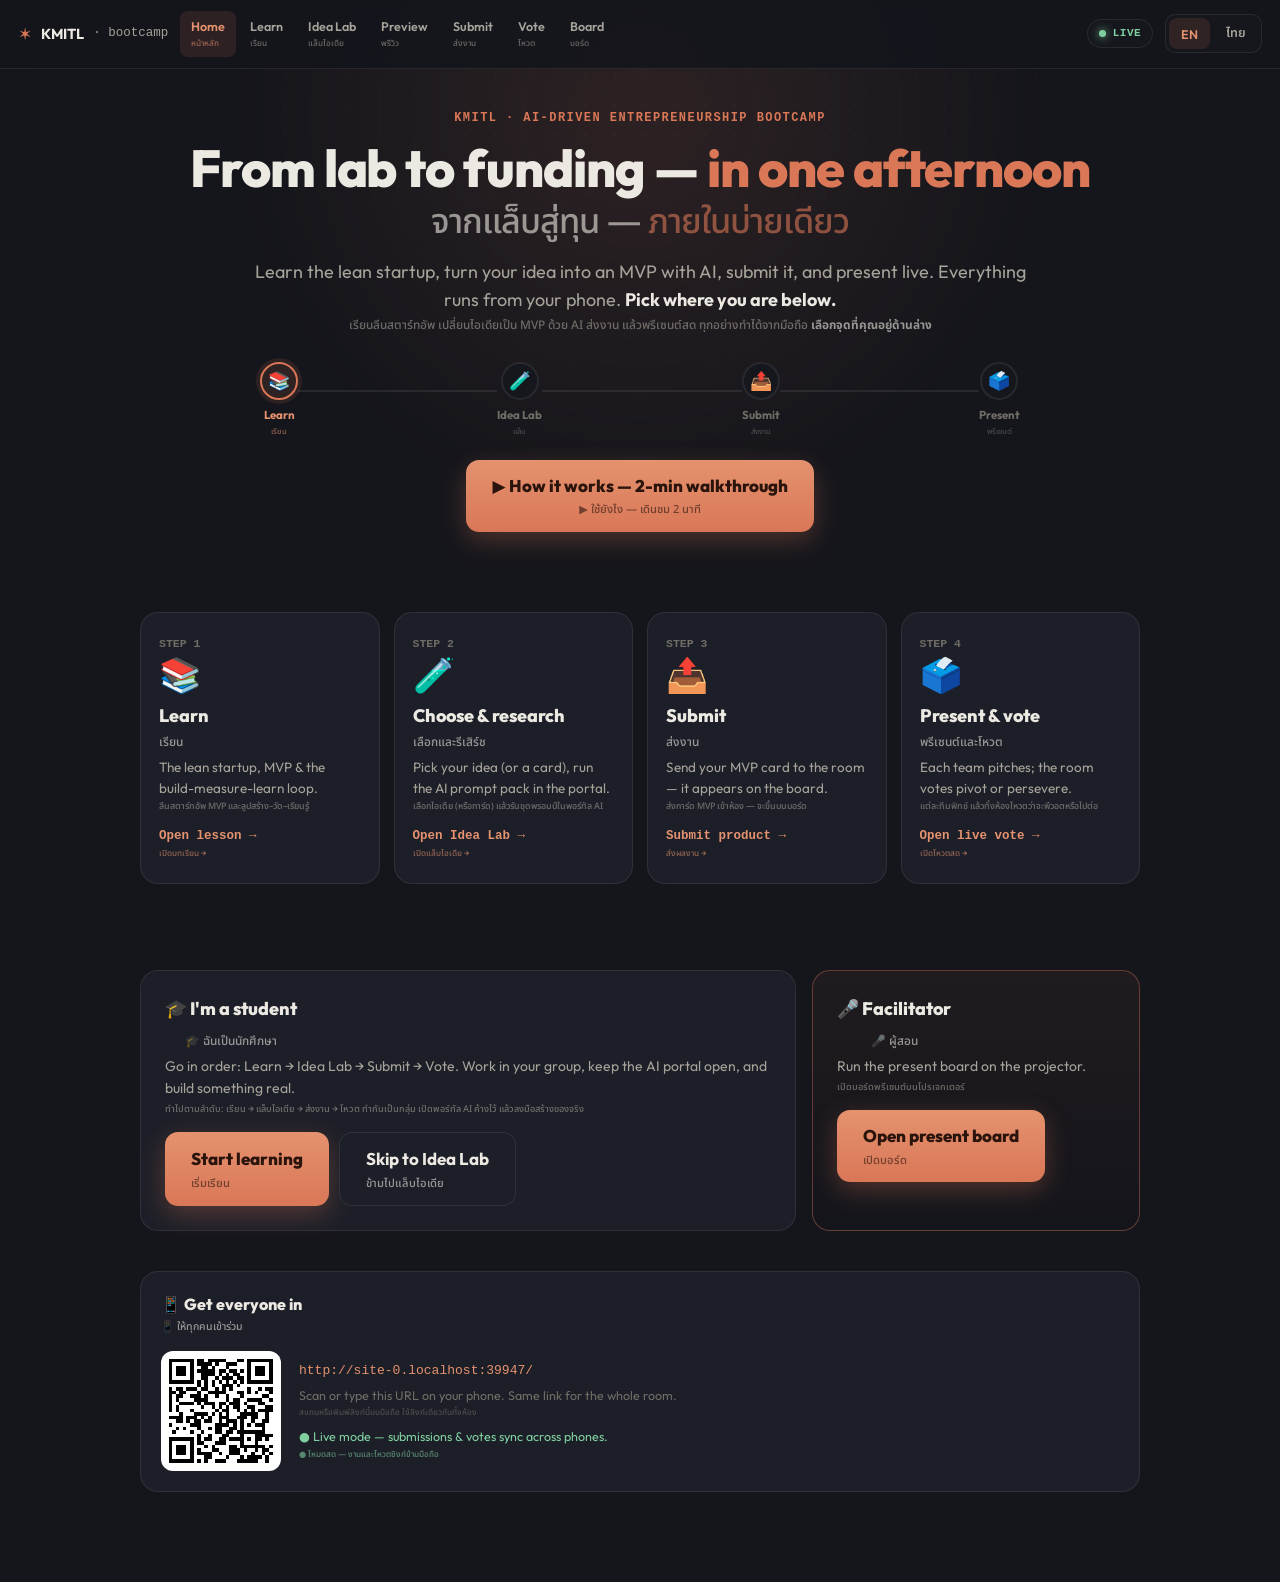
<file: index.html>
<!DOCTYPE html>
<html lang="en">
<head>
<meta charset="UTF-8" />
<meta name="viewport" content="width=device-width, initial-scale=1.0, viewport-fit=cover" />
<title>KMITL Bootcamp · AI-Driven Entrepreneurship</title>
<meta name="description" content="From lab to funding — learn the lean startup, build an MVP with AI, submit your product, present live." />
<meta name="theme-color" content="#15161c" />
<link rel="stylesheet" href="style.css" />
<style>
  .hero{padding-top:54px;text-align:center}
  .hero .lede{margin-left:auto;margin-right:auto}
  /* linear flow */
  .flow{margin:40px auto 0;display:grid;grid-template-columns:repeat(4,1fr);gap:14px;max-width:1000px}
  @media(max-width:820px){.flow{grid-template-columns:1fr 1fr}}
  @media(max-width:460px){.flow{grid-template-columns:1fr}}
  .step{position:relative;border:1px solid var(--line);background:var(--panel);border-radius:var(--r);padding:22px 18px;text-align:left;text-decoration:none;display:flex;flex-direction:column;gap:6px;transition:border-color .15s,transform .15s}
  .step:hover{border-color:var(--line2);transform:translateY(-3px)}
  .step .sn{font-family:var(--mono);font-size:11.5px;font-weight:700;color:var(--text3)}
  .step .si{font-size:34px;line-height:1}
  .step .st{font-weight:800;font-size:18px;margin-top:4px}
  .step .sd{font-size:13.5px;color:var(--text2);line-height:1.5}
  .step .go{margin-top:8px;font-size:12.5px;font-weight:700;color:var(--clay2);font-family:var(--mono)}
  .arrowdot{display:none}
  /* roles */
  .roles{margin:46px auto 0;display:grid;grid-template-columns:2fr 1fr;gap:16px;max-width:1000px}
  @media(max-width:900px){.roles{grid-template-columns:1fr}}
  .rolecard{border:1px solid var(--line);background:var(--panel);border-radius:var(--r);padding:24px}
  .rolecard h3{font-size:18px;font-weight:800;display:flex;align-items:center;gap:9px}
  .rolecard.fac{border-color:var(--line2);background:linear-gradient(180deg,rgba(217,119,87,.06),transparent)}
  .rolecard .rl{margin-top:6px;font-size:14px;color:var(--text2)}
  .rolecard .btns{margin-top:16px;display:flex;gap:10px;flex-wrap:wrap}
  /* qr */
  .qrwrap{display:flex;gap:18px;align-items:center;margin-top:16px;flex-wrap:wrap}
  #qr{width:120px;height:120px;background:#fff;border-radius:12px;padding:8px;flex:0 0 auto;display:flex;align-items:center;justify-content:center}
  #qr img,#qr canvas{width:100%;height:100%}
  .qrurl{font-family:var(--mono);font-size:13px;color:var(--clay2);word-break:break-all}
  .qrhint{font-size:12.5px;color:var(--text3);margin-top:4px}
</style>
</head>
<body data-lang="en" data-page="home">
<div class="bg"><div class="bg-glow"></div><div class="bg-dots"></div></div>

<main class="page">
  <section class="hero">
    <div class="kicker pop">KMITL · AI-Driven Entrepreneurship Bootcamp</div>
    <h1 class="big pop bi">
      <span class="en">From lab to funding — <span class="em">in one afternoon</span></span>
      <span class="th">จากแล็บสู่ทุน — <span class="em">ภายในบ่ายเดียว</span></span>
    </h1>
    <p class="lede pop bi">
      <span class="en">Learn the lean startup, turn your idea into an MVP with AI, submit it, and present live. Everything runs from your phone. <b>Pick where you are below.</b></span>
      <span class="th">เรียนลีนสตาร์ทอัพ เปลี่ยนไอเดียเป็น MVP ด้วย AI ส่งงาน แล้วพรีเซนต์สด ทุกอย่างทำได้จากมือถือ <b>เลือกจุดที่คุณอยู่ด้านล่าง</b></span>
    </p>
    <div id="hubRibbon" style="margin-top:28px"></div>
    <div style="margin-top:22px">
      <a class="btn" href="howto.html"><span class="bi inl"><span class="en">▶ How it works — 2-min walkthrough</span><span class="th">▶ ใช้ยังไง — เดินชม 2 นาที</span></span></a>
    </div>
  </section>

  <section>
    <div class="flow">
      <a class="step pop" href="learn.html">
        <div class="sn">STEP 1</div><div class="si">📚</div>
        <div class="st bi inl"><span class="en">Learn</span><span class="th">เรียน</span></div>
        <div class="sd bi"><span class="en">The lean startup, MVP &amp; the build-measure-learn loop.</span><span class="th">ลีนสตาร์ทอัพ MVP และลูปสร้าง–วัด–เรียนรู้</span></div>
        <div class="go bi inl"><span class="en">Open lesson →</span><span class="th">เปิดบทเรียน →</span></div>
      </a>
      <a class="step pop" href="lab.html">
        <div class="sn">STEP 2</div><div class="si">🧪</div>
        <div class="st bi inl"><span class="en">Choose &amp; research</span><span class="th">เลือกและรีเสิร์ช</span></div>
        <div class="sd bi"><span class="en">Pick your idea (or a card), run the AI prompt pack in the portal.</span><span class="th">เลือกไอเดีย (หรือการ์ด) แล้วรันชุดพรอมป์ในพอร์ทัล AI</span></div>
        <div class="go bi inl"><span class="en">Open Idea Lab →</span><span class="th">เปิดแล็บไอเดีย →</span></div>
      </a>
      <a class="step pop" href="submit.html">
        <div class="sn">STEP 3</div><div class="si">📤</div>
        <div class="st bi inl"><span class="en">Submit</span><span class="th">ส่งงาน</span></div>
        <div class="sd bi"><span class="en">Send your MVP card to the room — it appears on the board.</span><span class="th">ส่งการ์ด MVP เข้าห้อง — จะขึ้นบนบอร์ด</span></div>
        <div class="go bi inl"><span class="en">Submit product →</span><span class="th">ส่งผลงาน →</span></div>
      </a>
      <a class="step pop" href="vote.html">
        <div class="sn">STEP 4</div><div class="si">🗳️</div>
        <div class="st bi inl"><span class="en">Present &amp; vote</span><span class="th">พรีเซนต์และโหวต</span></div>
        <div class="sd bi"><span class="en">Each team pitches; the room votes pivot or persevere.</span><span class="th">แต่ละทีมพิทช์ แล้วทั้งห้องโหวตว่าจะพีวอตหรือไปต่อ</span></div>
        <div class="go bi inl"><span class="en">Open live vote →</span><span class="th">เปิดโหวตสด →</span></div>
      </a>
    </div>
  </section>

  <section>
    <div class="roles">
      <div class="rolecard pop">
        <h3 class="bi inl"><span class="en">🎓 I'm a student</span><span class="th">🎓 ฉันเป็นนักศึกษา</span></h3>
        <p class="rl bi"><span class="en">Go in order: Learn → Idea Lab → Submit → Vote. Work in your group, keep the AI portal open, and build something real.</span><span class="th">ทำไปตามลำดับ: เรียน → แล็บไอเดีย → ส่งงาน → โหวต ทำกันเป็นกลุ่ม เปิดพอร์ทัล AI ค้างไว้ แล้วลงมือสร้างของจริง</span></p>
        <div class="btns">
          <a class="btn" href="learn.html"><span class="bi inl"><span class="en">Start learning</span><span class="th">เริ่มเรียน</span></span></a>
          <a class="btn ghost" href="lab.html"><span class="bi inl"><span class="en">Skip to Idea Lab</span><span class="th">ข้ามไปแล็บไอเดีย</span></span></a>
        </div>
      </div>
      <div class="rolecard fac pop">
        <h3 class="bi inl"><span class="en">🎤 Facilitator</span><span class="th">🎤 ผู้สอน</span></h3>
        <p class="rl bi"><span class="en">Run the present board on the projector.</span><span class="th">เปิดบอร์ดพรีเซนต์บนโปรเจกเตอร์</span></p>
        <div class="btns">
          <a class="btn" href="board.html"><span class="bi inl"><span class="en">Open present board</span><span class="th">เปิดบอร์ด</span></span></a>
        </div>
      </div>
    </div>
  </section>

  <section>
    <div class="card pop">
      <h3 style="font-size:16px;font-weight:800" class="bi inl"><span class="en">📱 Get everyone in</span><span class="th">📱 ให้ทุกคนเข้าร่วม</span></h3>
      <div class="qrwrap">
        <div id="qr"></div>
        <div>
          <div class="qrurl" id="qrurl">—</div>
          <div class="qrhint bi"><span class="en">Scan or type this URL on your phone. Same link for the whole room.</span><span class="th">สแกนหรือพิมพ์ลิงก์นี้บนมือถือ ใช้ลิงก์เดียวกันทั้งห้อง</span></div>
          <div id="modeNote" class="qrhint" style="margin-top:8px"></div>
        </div>
      </div>
    </div>
  </section>
</main>

<script src="config.js"></script>
<script src="db.js"></script>
<script src="common.js"></script>
<script src="qrcode.min.js"></script>
<script src="viz.js"></script>
<script>
(function(){
  var url = location.href.replace(/index\.html.*$/,"").replace(/[?#].*$/,"");
  document.getElementById('qrurl').textContent = url;
  try{
    if(window.QRCode){ new QRCode(document.getElementById('qr'),{text:url,width:104,height:104,correctLevel:QRCode.CorrectLevel.M}); }
    else { document.getElementById('qr').innerHTML='<span style="color:#15161c;font-size:11px;text-align:center;padding:6px">QR offline — use URL →</span>'; }
  }catch(e){ document.getElementById('qr').innerHTML='<span style="color:#15161c;font-size:11px;padding:6px">use URL →</span>'; }
  var note=document.getElementById('modeNote');
  if((window.DB.mode||'').indexOf('live')===0){ note.innerHTML=KX.bi('● Live mode — submissions &amp; votes sync across phones.','● โหมดสด — งานและโหวตซิงก์ข้ามมือถือ'); note.style.color='var(--green)'; }
  else{ note.innerHTML=KX.bi('● Local mode — add Supabase keys in config.js to sync across devices.','● โหมดโลคัล — ใส่คีย์ Supabase ใน config.js เพื่อซิงก์ข้ามเครื่อง'); note.style.color='var(--amber)'; }
})();
</script>
<script>
(function(){
  try{ if(window.KV){ KV.ribbon(document.getElementById('hubRibbon'),'learn'); } }catch(e){}
})();
</script>
</body>
</html>
</file>
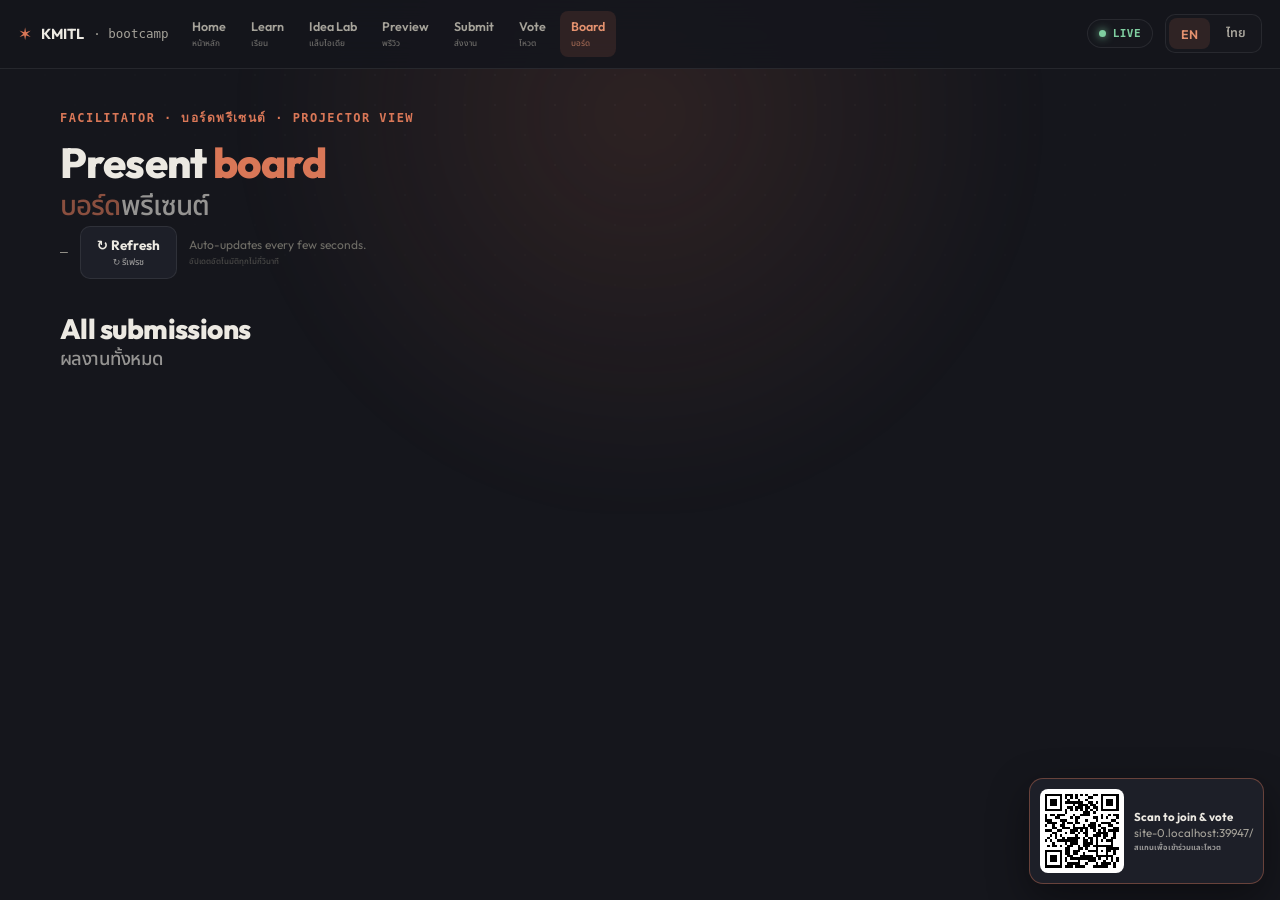
<file: board.html>
<!DOCTYPE html>
<html lang="en">
<head>
<meta charset="UTF-8" />
<meta name="viewport" content="width=device-width, initial-scale=1.0, viewport-fit=cover" />
<title>KMITL Bootcamp · Present Board</title>
<meta name="theme-color" content="#15161c" />
<link rel="stylesheet" href="style.css" />
<style>
  main.page{max-width:1240px}
  .barrow{display:flex;align-items:center;gap:12px;flex-wrap:wrap;margin-top:4px}
  .count{font-family:var(--mono);font-size:13px;color:var(--text2)}
  /* stage */
  .stage{border:1px solid var(--line2);background:linear-gradient(180deg,rgba(217,119,87,.06),transparent);border-radius:var(--r);padding:22px;margin-top:18px;display:none}
  .stage.show{display:block}
  .stage .head{display:flex;align-items:baseline;gap:12px;flex-wrap:wrap}
  .stage .who{font-family:var(--mono);font-size:12px;color:var(--clay);letter-spacing:.08em;text-transform:uppercase;font-weight:700}
  .stage h2{font-size:clamp(24px,3vw,34px);font-weight:800;overflow-wrap:anywhere}
  .stage .demo{font-size:13px;color:var(--blue);text-decoration:none;font-weight:700}
  .stagegrid{display:grid;grid-template-columns:1.1fr 1fr;gap:20px;margin-top:16px}
  @media(max-width:1024px){.stagegrid{grid-template-columns:1fr}}
  .facts{display:flex;flex-direction:column;gap:9px}
  .fact{font-size:15px;line-height:1.5}
  .fact .fk{font-size:11px;font-weight:700;letter-spacing:.05em;color:var(--text3);font-family:var(--mono);text-transform:uppercase;display:block;margin-bottom:2px}
  .fact .fv{color:var(--text);overflow-wrap:anywhere}
  /* tally */
  .tallywrap .tlabel{display:flex;justify-content:space-between;font-size:12.5px;color:var(--text2);font-weight:700}
  .tallybar{display:flex;height:42px;border-radius:11px;overflow:hidden;margin-top:8px;border:1px solid var(--line);background:var(--panel2)}
  .tallybar .seg{display:flex;align-items:center;justify-content:center;font-size:15px;font-weight:800;color:#10110f;transition:width .4s ease;white-space:nowrap;overflow:hidden}
  .tallybar .seg.p{background:var(--green)}.tallybar .seg.v{background:var(--rose)}
  .reasons{margin-top:12px;display:flex;flex-direction:column;gap:7px;max-height:150px;overflow-y:auto}
  .ritem{border:1px solid var(--line);background:var(--panel-soft);border-radius:10px;padding:8px 11px;font-size:13px;display:flex;gap:9px;align-items:flex-start}
  .ritem .chip{flex:0 0 auto;font-size:10.5px;font-weight:800;border-radius:6px;padding:2px 7px;margin-top:1px}
  .ritem.p .chip{background:var(--green-dim);color:var(--green)}.ritem.v .chip{background:var(--rose-dim);color:var(--rose)}
  .ritem .ct{color:var(--text2);overflow-wrap:anywhere}
  /* rubric */
  .rubric{margin-top:6px}
  .crit{border-top:1px solid var(--line);padding:11px 0}.crit:first-child{border-top:none}
  .crit .ch{display:flex;justify-content:space-between;align-items:baseline;gap:10px;margin-bottom:7px}
  .crit .cn{font-size:13.5px;font-weight:700}.crit .cn .th{display:block;font-size:11px;color:var(--text2);font-weight:500}
  .crit .cw{flex:0 0 auto;font-family:var(--mono);font-size:11px;color:var(--text3);font-weight:700}
  .score-row{display:grid;grid-template-columns:repeat(4,1fr);gap:6px}
  .sbtn{cursor:pointer;border:1px solid var(--line);background:var(--panel2);border-radius:9px;padding:7px 5px;text-align:center;font-family:inherit;color:var(--text2);transition:.13s}
  .sbtn .sv{font-weight:800;font-size:14px;color:var(--text)}.sbtn .sl{font-size:10px;display:block;margin-top:1px}
  .sbtn:hover{border-color:var(--line2)}.sbtn.on{background:var(--clay-dim);border-color:var(--clay)}.sbtn.on .sv{color:var(--clay2)}
  .result{margin-top:14px;border:1px solid var(--line);border-radius:14px;padding:14px;background:var(--panel2)}
  .scoreline{display:flex;align-items:center;gap:14px;flex-wrap:wrap}
  .num{font-size:38px;font-weight:800;line-height:1}.num small{font-size:17px;color:var(--text3);font-weight:700}
  .tierbadge{font-size:12.5px;font-weight:800;border-radius:9px;padding:6px 12px}
  .meter{height:10px;border-radius:99px;background:var(--bg2);border:1px solid var(--line);overflow:hidden;margin-top:11px}
  .meter .mfill{height:100%;border-radius:99px;transition:width .4s,background .4s}
  .weak{margin-top:11px;font-size:12.5px;color:var(--text2)}.weak .wf{border-left:3px solid var(--rose);background:var(--rose-dim);border-radius:0 9px 9px 0;padding:7px 11px;margin-top:6px;font-size:12px}
  /* gallery */
  .gal{margin-top:14px;display:grid;grid-template-columns:repeat(3,1fr);gap:14px}
  @media(max-width:980px){.gal{grid-template-columns:1fr 1fr}}
  @media(max-width:600px){.gal{grid-template-columns:1fr}}
  .gcard{border:1px solid var(--line);background:var(--panel);border-radius:16px;padding:16px;display:flex;flex-direction:column;gap:8px;transition:border-color .15s}
  .gcard.active{border-color:var(--clay);box-shadow:0 0 0 1px var(--clay)}
  .gcard .gt{font-weight:800;font-size:16px;overflow-wrap:anywhere}
  .gcard .gp{font-size:13px;color:var(--text2);line-height:1.45;display:-webkit-box;-webkit-line-clamp:3;-webkit-box-orient:vertical;overflow:hidden}
  .gcard .gmeta{font-size:11px;font-family:var(--mono);color:var(--text3)}
  .gcard .gbtns{margin-top:auto;display:flex;gap:7px;padding-top:6px}
  .gcard .gbtns .btn{flex:1}
  .delx{cursor:pointer;background:transparent;border:1px solid var(--line);color:var(--text3);border-radius:9px;padding:8px 11px;font-family:inherit;font-size:13px}
  .delx:hover{border-color:var(--rose);color:var(--rose)}
  .empty{text-align:center;padding:40px 20px;color:var(--text3)}
  /* floating QR */
  .qrfloat{position:fixed;right:16px;bottom:16px;z-index:60;background:var(--panel);border:1px solid var(--line2);border-radius:14px;padding:10px;display:flex;gap:10px;align-items:center;box-shadow:0 14px 40px rgba(0,0,0,.4)}
  .qrfloat #qr{width:84px;height:84px;background:#fff;border-radius:8px;padding:5px}
  .qrfloat #qr img,.qrfloat #qr canvas{width:100%;height:100%}
  .qrfloat .qt{font-size:11.5px;color:var(--text2);max-width:120px;line-height:1.4}
  .qrfloat .qt b{color:var(--text)}
  @media(max-width:1024px){.qrfloat{display:none}}
  /* tablet/phone: rubric 2-up + bigger touch targets, no nested scroll-trap */
  @media(max-width:768px){
    .reasons{max-height:none;overflow:visible}
    .sbtn{min-height:46px;padding:10px 6px}
    .delx{min-width:46px;min-height:46px}
  }
  @media(max-width:560px){
    .score-row{grid-template-columns:repeat(2,1fr)}
    .stagegrid{gap:14px}
  }
</style>
</head>
<body data-lang="en" data-page="board">
<div class="bg"><div class="bg-glow"></div><div class="bg-dots"></div></div>

<main class="page">
  <section>
    <div class="kicker pop">Facilitator · บอร์ดพรีเซนต์ · projector view</div>
    <h1 class="big pop bi" style="font-size:clamp(26px,4vw,42px)"><span class="en">Present <span class="em">board</span></span><span class="th"><span class="em">บอร์ด</span>พรีเซนต์</span></h1>
    <div class="barrow pop">
      <span class="count" id="count">—</span>
      <button class="btn ghost sm" id="refresh"><span class="bi inl"><span class="en">↻ Refresh</span><span class="th">↻ รีเฟรช</span></span></button>
      <span style="font-size:12px;color:var(--text3)" class="bi inl"><span class="en">Auto-updates every few seconds.</span><span class="th">อัปเดตอัตโนมัติทุกไม่กี่วินาที</span></span>
    </div>

    <!-- STAGE -->
    <div class="stage" id="stage">
      <div class="head">
        <span class="who bi inl"><span class="en">On stage</span><span class="th">บนเวที</span></span>
        <h2 id="sTeam">—</h2>
        <a class="demo" id="sDemo" href="#" target="_blank" rel="noopener" style="display:none">▶ demo</a>
      </div>
      <div class="stagegrid">
        <div>
          <div class="facts" id="sFacts"></div>
          <div class="tallywrap" style="margin-top:18px">
            <div class="tlabel"><span class="bi inl"><span class="en">Room vote</span><span class="th">โหวตของห้อง</span></span><span id="vCount">0 votes</span></div>
            <div class="tallybar"><div class="seg p" id="segP" style="width:50%">0</div><div class="seg v" id="segV" style="width:50%">0</div></div>
            <div class="reasons" id="reasons"></div>
            <div style="margin-top:12px;display:flex;gap:9px;flex-wrap:wrap">
              <button class="btn ghost sm" id="resetVotes"><span class="bi inl"><span class="en">↺ Reset votes</span><span class="th">↺ ล้างโหวต</span></span></button>
              <button class="btn ghost sm" id="clearStage"><span class="bi inl"><span class="en">✕ Clear stage</span><span class="th">✕ ออกจากเวที</span></span></button>
            </div>
          </div>
        </div>
        <div>
          <div style="font-size:12.5px;font-weight:800;color:var(--clay2);font-family:var(--mono);letter-spacing:.05em;text-transform:uppercase;margin-bottom:8px" class="bi inl"><span class="en">Grade it — with logic</span><span class="th">ให้คะแนน — อย่างมีตรรกะ</span></div>
          <div id="rRadar" style="max-width:230px;margin:2px auto 10px"></div>
          <div class="rubric" id="rubric"></div>
          <div class="result">
            <div style="display:flex;align-items:center;gap:16px;flex-wrap:wrap">
              <div id="rGauge" style="width:170px;flex:0 0 auto"></div>
              <div style="flex:1;min-width:150px">
                <div class="tierbadge" id="rTier">—</div>
                <span id="rTotal" style="display:none">0</span>
                <div class="weak" id="rWeak" style="margin-top:10px"></div>
              </div>
            </div>
          </div>
        </div>
      </div>
    </div>

    <!-- GALLERY -->
    <h2 class="mid pop bi" style="margin-top:34px;font-size:clamp(20px,3vw,28px)"><span class="en">All submissions</span><span class="th">ผลงานทั้งหมด</span></h2>
    <div class="gal" id="gal"></div>
    <div class="empty" id="empty" style="display:none">
      <div class="bi"><span class="en">No submissions yet. Teams submit from the <b>Submit</b> page — they'll appear here live.</span><span class="th">ยังไม่มีผลงานส่งเข้ามา ให้ทีมส่งจากหน้า <b>ส่งงาน</b> แล้วผลงานจะขึ้นมาที่นี่แบบเรียลไทม์</span></div>
    </div>
  </section>
</main>

<div class="qrfloat">
  <div id="qr"></div>
  <div class="qt bi"><span class="en"><b>Scan to join &amp; vote</b><br><span id="qurl"></span></span><span class="th"><b>สแกนเพื่อเข้าร่วมและโหวต</b><br></span></div>
</div>

<script src="config.js"></script>
<script src="db.js"></script>
<script src="common.js"></script>
<script src="qrcode.min.js"></script>
<script src="viz.js"></script>
<script>
(function(){
  var $=function(id){return document.getElementById(id);};
  var subs=[], activeId=null, grades={};
  try{ grades=JSON.parse(localStorage.getItem('kmitl:grades')||'{}'); }catch(e){}

  /* ---- QR to vote page ---- */
  var base=location.href.replace(/board\.html.*$/,'').replace(/[?#].*$/,'');
  $('qurl').textContent=base.replace(/^https?:\/\//,'');
  (function(){
    var ok=false;
    try{ if(window.QRCode){ new QRCode($('qr'),{text:base+'vote.html',width:74,height:74,correctLevel:QRCode.CorrectLevel.M}); ok=true; } }catch(e){}
    if(!ok){ $('qr').innerHTML='<span style="color:#15161c;font-size:9px;text-align:center;line-height:1.2;padding:3px;word-break:break-all">'+base.replace(/^https?:\/\//,'')+'vote.html</span>'; }
    if(/^(file:|https?:\/\/(localhost|127\.0\.0\.1))/.test(base)){ KX.toast(KX.TH()?'เปิดด้วย URL ที่ deploy แล้ว ไม่ใช่ localhost มือถือถึงจะสแกนได้':'Use the deployed URL, not localhost, so phones can scan','bad'); }
  })();

  /* ---- rubric (ported from the lesson) ---- */
  var CRIT=[
    {id:'problem',w:20,en:'Problem is real &amp; specific',th:'ปัญหาเป็นเรื่องจริงและเฉพาะเจาะจง',fix:{en:'Talk to 3 real people with this pain. Specific beats broad.',th:'ลองคุยกับคนที่เจอปัญหานี้จริง ๆ สัก 3 คน เจาะจงดีกว่ากว้าง ๆ'}},
    {id:'customer',w:15,en:'Customer is named &amp; reachable',th:'ลูกค้าชัดเจนและเข้าถึงได้',fix:{en:'Replace “everyone” with one segment you can find this week.',th:'เปลี่ยนจาก ‘ทุกคน’ ให้เหลือกลุ่มเดียวที่เราหาเจอได้ภายในสัปดาห์นี้'}},
    {id:'innovation',w:20,en:'Innovation / defensibility',th:'นวัตกรรม / ลอกเลียนได้ยาก',fix:{en:'Name what you do that the market lacks. Reselling isn\'t fundable.',th:'บอกให้ชัดว่าเราทำอะไรที่ตลาดยังไม่มี แค่ซื้อมาขายไปขอทุนไม่ได้'}},
    {id:'mvp',w:15,en:'MVP is minimal AND testable',th:'MVP เล็กที่สุดและทดสอบได้จริง',fix:{en:'Cut to the one test of the riskiest assumption. Ship in days.',th:'ตัดให้เหลือทดสอบสมมติฐานที่เสี่ยงที่สุดอย่างเดียว แล้วปล่อยภายในไม่กี่วัน'}},
    {id:'assumption',w:15,en:'Riskiest assumption named &amp; tested',th:'ระบุและทดสอบสมมติฐานที่เสี่ยงที่สุด',fix:{en:'Write the one thing that, if false, kills it — then test it.',th:'เขียนสิ่งเดียวที่ถ้าผิดแล้วโปรเจกต์จบ แล้วลองทดสอบดู'}},
    {id:'evidence',w:15,en:'Evidence over opinion — real metric',th:'หลักฐานสำคัญกว่าความเห็น — ตัวเลขจริง',fix:{en:'Define the number that proves success; let data drive the pivot call.',th:'กำหนดตัวเลขที่บอกว่าสำเร็จ แล้วให้ข้อมูลเป็นตัวตัดสินว่าจะพิวอตไหม'}}
  ];
  var SLAB=[{v:0,en:'Missing',th:'ไม่มี'},{v:1,en:'Weak',th:'อ่อน'},{v:2,en:'Solid',th:'ดี'},{v:3,en:'Strong',th:'แข็ง'}];
  function curScores(){ if(!activeId) return {}; return grades[activeId] || (grades[activeId]={}); }
  function buildRubric(){
    var s=curScores();
    $('rubric').innerHTML=CRIT.map(function(c){
      var btns=SLAB.map(function(b){return '<button class="sbtn'+((s[c.id]||0)===b.v?' on':'')+'" data-c="'+c.id+'" data-v="'+b.v+'"><span class="sv">'+b.v+'</span><span class="sl">'+KX.bi(b.en,b.th)+'</span></button>';}).join('');
      return '<div class="crit"><div class="ch"><div class="cn">'+KX.bi(c.en,c.th)+'</div><div class="cw">'+c.w+' pts</div></div><div class="score-row">'+btns+'</div></div>';
    }).join('');
  }
  function tierFor(t){
    if(t>=80)return{en:'Fundable — ready to pitch',th:'พร้อมขอทุน — พิทช์ได้เลย',col:'var(--green)',bg:'var(--green-dim)',mc:'var(--green)'};
    if(t>=60)return{en:'Promising — sharpen weak spots',th:'มีแวว — ลับจุดอ่อนให้คมขึ้น',col:'var(--clay2)',bg:'var(--clay-dim)',mc:'var(--clay)'};
    if(t>=40)return{en:'Early — validate first',th:'ยังช่วงเริ่มต้น — ลองตรวจสอบก่อน',col:'var(--amber)',bg:'rgba(230,181,102,.14)',mc:'var(--amber)'};
    return{en:'Back to the loop',th:'กลับไปวนคิดใหม่อีกรอบ',col:'var(--rose)',bg:'var(--rose-dim)',mc:'var(--rose)'};
  }
  function recompute(){
    var s=curScores(),total=0; CRIT.forEach(function(c){ total+=((s[c.id]||0)/3)*c.w; }); total=Math.round(total);
    $('rTotal').textContent=total;
    var t=tierFor(total); var tb=$('rTier'); tb.innerHTML=KX.bi(t.en,t.th); tb.style.background=t.bg; tb.style.color=t.col;
    if(window.KV){ KV.gauge($('rGauge'),total); var T=KX.TH(); KV.radar($('rRadar'),{problem:s.problem||0,customer:s.customer||0,innovation:s.innovation||0,mvp:s.mvp||0,assumption:s.assumption||0,evidence:s.evidence||0},{axes:[{k:'problem',en:T?'ปัญหา':'Problem'},{k:'customer',en:T?'ลูกค้า':'Customer'},{k:'innovation',en:T?'นวัตกรรม':'Innovation'},{k:'mvp',en:'MVP'},{k:'assumption',en:T?'สมมติฐาน':'Assumption'},{k:'evidence',en:T?'หลักฐาน':'Evidence'}]}); }
    var ranked=CRIT.map(function(c){return{c:c,score:s[c.id]||0};}).filter(function(x){return x.score<3;}).sort(function(a,b){return (a.score-b.score)||(b.c.w-a.c.w);});
    var weak=$('rWeak');
    if(!ranked.length){ weak.innerHTML='<b>'+KX.bi('Every criterion is strong. Go pitch it.','ครบทุกข้อเลย ไปพิทช์ได้เลย')+'</b>'; return; }
    weak.innerHTML='<b>'+KX.bi('Fix first:','แก้ตรงนี้ก่อน:')+'</b>'+ranked.slice(0,2).map(function(x){return '<div class="wf">'+KX.bi(x.c.en,x.c.th)+' — '+KX.bi(x.c.fix.en,x.c.fix.th)+'</div>';}).join('');
  }
  $('rubric').addEventListener('click',function(e){
    var b=e.target.closest('.sbtn'); if(!b||!activeId) return;
    var cid=b.dataset.c,v=+b.dataset.v; curScores()[cid]=v;
    localStorage.setItem('kmitl:grades',JSON.stringify(grades));
    [].slice.call($('rubric').querySelectorAll('.sbtn[data-c="'+cid+'"]')).forEach(function(x){x.classList.toggle('on',+x.dataset.v===v);});
    recompute();
  });

  /* ---- stage ---- */
  function renderStage(){
    if(!activeId){ $('stage').classList.remove('show'); return; }
    var s=subs.filter(function(x){return x.id===activeId;})[0];
    if(!s){ $('stage').classList.remove('show'); return; }
    $('stage').classList.add('show');
    $('sTeam').textContent=s.team||'—';
    var demo=$('sDemo'), safe='';
    if(s.demo_url){ try{ var u=new URL(s.demo_url, location.href); if(u.protocol==='http:'||u.protocol==='https:') safe=u.href; }catch(e){} }
    if(safe){ demo.style.display=''; demo.href=safe; } else demo.style.display='none';
    var rows=[['Problem','ปัญหา',s.problem],['Customer','ลูกค้า',s.customer],['Riskiest assumption','สมมติฐานเสี่ยงสุด',s.risk],['MVP','MVP',s.mvp_level],['Success metric','ตัวชี้วัด',s.metric],['Edge','จุดแข็ง',s.pitch]];
    $('sFacts').innerHTML=rows.filter(function(r){return r[2];}).map(function(r){
      return '<div class="fact"><span class="fk">'+KX.bi(r[0],r[1])+'</span><span class="fv">'+KX.esc(r[2])+'</span></div>';
    }).join('');
    buildRubric(); recompute(); tally();
  }
  var tallying=false;
  function tally(){
    if(!activeId||tallying) return; tallying=true;
    var forId=activeId;
    window.DB.listVotes(forId).then(function(v){
      if(forId!==activeId) return;   // stage switched while this was in flight — drop stale tally
      var p=v.filter(function(x){return x.choice==='persevere';}).length, pv=v.filter(function(x){return x.choice==='pivot';}).length;
      var tot=p+pv,pp=tot?Math.round(p/tot*100):50,vp=100-pp; if(!tot){pp=50;vp=50;}
      $('segP').style.width=pp+'%'; $('segV').style.width=vp+'%';
      $('segP').textContent=p||''; $('segV').textContent=pv||'';
      $('vCount').textContent=tot+(KX.TH()?' โหวต':' vote'+(tot===1?'':'s'));
      $('reasons').innerHTML=v.filter(function(x){return x.reason;}).slice(0,8).map(function(x){
        return '<div class="ritem '+(x.choice==='persevere'?'p':'v')+'"><span class="chip">'+(x.choice==='persevere'?(KX.TH()?'ไปต่อ':'persevere'):(KX.TH()?'พิวอต':'pivot'))+'</span><span class="ct">'+KX.esc(x.reason)+'</span></div>';
      }).join('');
    }).catch(function(){}).then(function(){ tallying=false; });
  }
  $('resetVotes').addEventListener('click',function(){
    if(!activeId) return;
    window.DB.resetVotes(activeId).then(tally);
    KX.toast(KX.TH()?'ล้างโหวตแล้ว':'Votes reset','good');
  });
  $('clearStage').addEventListener('click',function(){ setStage(null); });

  var pendingActive=false;
  function setStage(id){
    activeId=id; pendingActive=true;     // suppress getActive reconciliation until our write lands
    renderGallery(); renderStage();
    window.DB.setActive(id).catch(function(e){ KX.toast((KX.TH()?'ตั้งเวทีไม่สำเร็จ: ':'Couldn\'t set stage: ')+e.message,'bad'); }).then(function(){ pendingActive=false; });
    if(id) window.scrollTo({top:0,behavior:'smooth'});
  }

  /* ---- gallery ---- */
  function renderGallery(){
    $('count').textContent=(KX.TH()?'ทั้งหมด ':'')+subs.length+(KX.TH()?' ทีม':' team'+(subs.length===1?'':'s'));
    $('empty').style.display=subs.length?'none':'';
    $('gal').innerHTML=subs.map(function(s){
      var on=s.id===activeId;
      return '<div class="gcard'+(on?' active':'')+'">'+
        '<div class="gt">'+KX.esc(s.team||'—')+'</div>'+
        '<div class="gp">'+KX.esc(s.problem||'')+'</div>'+
        '<div class="gmeta">'+KX.esc(s.mvp_level||'')+'</div>'+
        '<div class="gbtns"><button class="btn sm'+(on?' ghost':'')+'" data-stage="'+s.id+'">'+(on?KX.bi('On stage','บนเวที'):KX.bi('Put on stage','ขึ้นเวที'))+'</button>'+
        '<button class="delx" data-del="'+s.id+'" title="delete">🗑</button></div>'+
      '</div>';
    }).join('');
  }
  $('gal').addEventListener('click',function(e){
    var st=e.target.closest('[data-stage]'), dl=e.target.closest('[data-del]');
    if(st){ setStage(st.dataset.stage); }
    else if(dl){
      var id=dl.dataset.del, s=subs.filter(function(x){return x.id===id;})[0];
      if(confirm((KX.TH()?'ลบทีม ':'Delete ')+(s?s.team:'')+'?')){
        window.DB.deleteSubmission(id).then(function(){
          delete grades[id]; localStorage.setItem('kmitl:grades',JSON.stringify(grades));
          if(activeId===id){ activeId=null; pendingActive=true; window.DB.setActive(null).then(function(){pendingActive=false;}); }
          load();
        }).catch(function(e){ KX.toast((KX.TH()?'ลบไม่สำเร็จ: ':'Delete failed: ')+e.message,'bad'); });
      }
    }
  });

  /* ---- poll ---- */
  // diff on a stable signature (not full JSON) so unchanged data doesn't re-render the gallery
  // every 2.5s — that flicker resets the facilitator's scroll mid-click.
  function sig(arr){ return arr.map(function(s){return s.id+'|'+(s.team||'')+'|'+(s.problem||'').length+'|'+(s.mvp_level||'')+'|'+(s.demo_url||'');}).join(';'); }
  function load(){ return window.DB.listSubmissions().then(function(s){ subs=s||[]; renderGallery(); renderStage(); }); }
  $('refresh').addEventListener('click',load);
  var polling=false;
  function poll(){
    if(polling) return; polling=true;
    Promise.all([
      window.DB.listSubmissions().then(function(s){ s=s||[]; if(sig(s)!==sig(subs)){ subs=s; renderGallery(); renderStage(); } else if(activeId){ tally(); } }).catch(function(){}),
      window.DB.getActive().then(function(id){ if(pendingActive) return; if(id!==activeId){ activeId=id; renderGallery(); renderStage(); } }).catch(function(){})
    ]).then(function(){ polling=false; });
  }
  load().then(function(){ window.DB.getActive().then(function(id){ activeId=id; renderGallery(); renderStage(); }); });
  setInterval(poll, 2500);
  KX.onLang(function(){ renderGallery(); if(activeId){ buildRubric(); recompute(); renderStage(); } });
})();
</script>
</body>
</html>
</file>
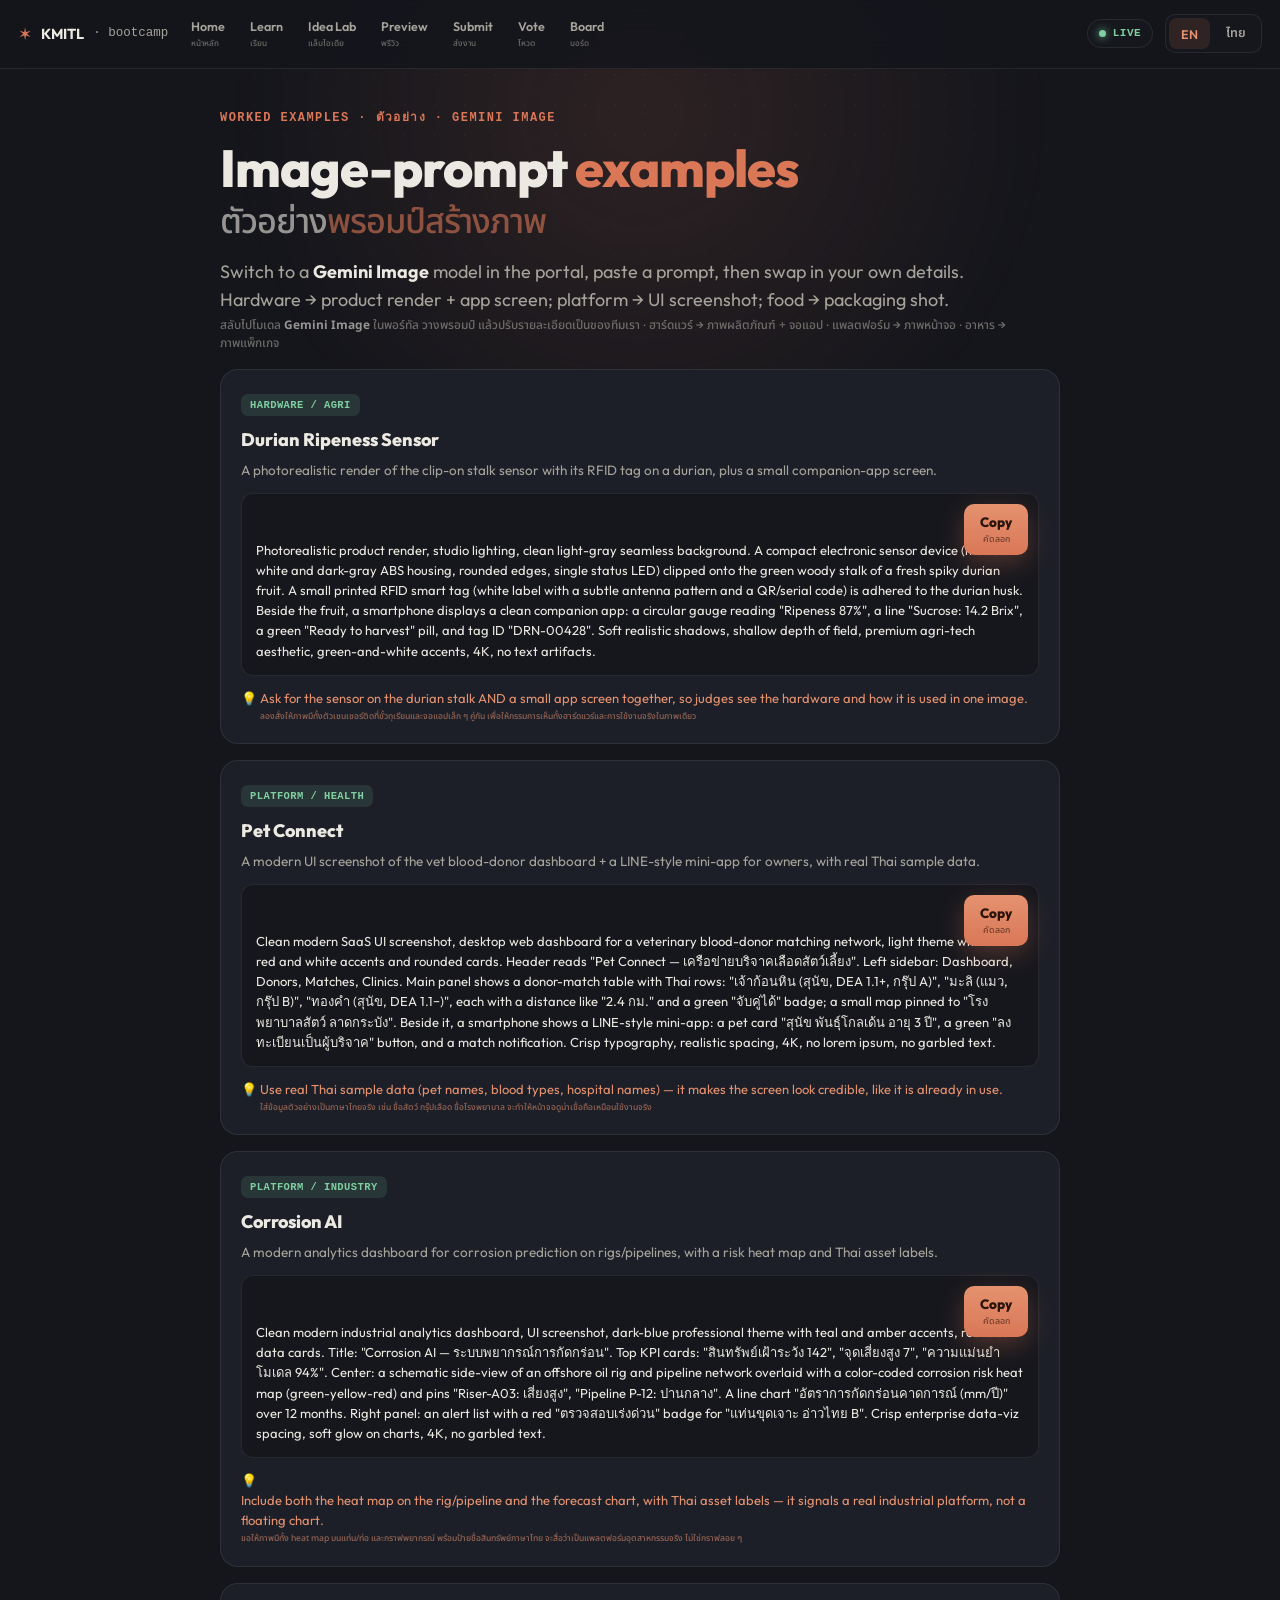
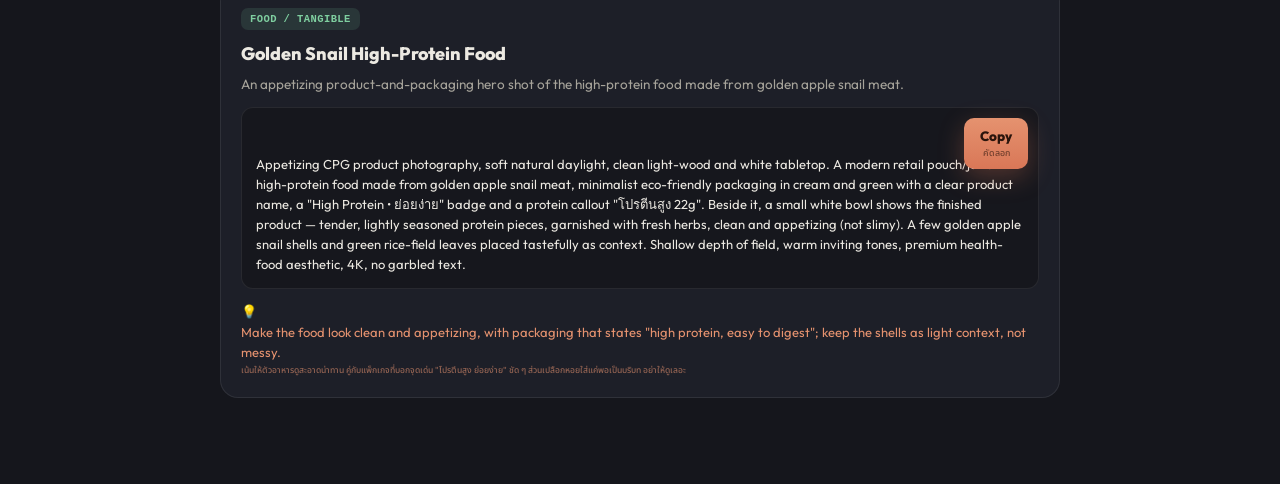
<file: examples.html>
<!DOCTYPE html>
<html lang="en">
<head>
<meta charset="UTF-8" />
<meta name="viewport" content="width=device-width, initial-scale=1.0, viewport-fit=cover" />
<title>KMITL Bootcamp · Image-prompt examples</title>
<meta name="theme-color" content="#15161c" />
<link rel="stylesheet" href="style.css" />
<style>
  main.page{max-width:920px}
  .ex{border:1px solid var(--line);background:var(--panel);border-radius:var(--r);padding:20px;margin-top:16px}
  .ex .tag{display:inline-block;font-size:10.5px;font-weight:800;letter-spacing:.04em;font-family:var(--mono);color:var(--green);background:var(--green-dim);border-radius:7px;padding:3px 9px}
  .ex h3{font-size:18px;font-weight:800;margin-top:10px}
  .ex .what{font-size:13.5px;color:var(--text2);margin-top:6px}
  .pbox{position:relative;background:var(--panel2);border:1px solid var(--line);border-radius:12px;padding:46px 14px 14px;font-size:13px;color:var(--text);line-height:1.55;margin-top:12px;white-space:pre-wrap;overflow-wrap:anywhere}
  .cpy{position:absolute;top:10px;right:10px}
  .tip{margin-top:12px;font-size:13px;color:var(--clay2);line-height:1.55}
</style>
</head>
<body data-lang="en" data-page="">
<div class="bg"><div class="bg-glow"></div><div class="bg-dots"></div></div>
<main class="page">
  <section>
    <div class="kicker pop">Worked examples · ตัวอย่าง · Gemini Image</div>
    <h1 class="big pop bi"><span class="en">Image-prompt <span class="em">examples</span></span><span class="th">ตัวอย่าง<span class="em">พรอมป์สร้างภาพ</span></span></h1>
    <p class="lede pop bi"><span class="en">Switch to a <b>Gemini Image</b> model in the portal, paste a prompt, then swap in your own details. Hardware → product render + app screen; platform → UI screenshot; food → packaging shot.</span><span class="th">สลับไปโมเดล <b>Gemini Image</b> ในพอร์ทัล วางพรอมป์ แล้วปรับรายละเอียดเป็นของทีมเรา · ฮาร์ดแวร์ → ภาพผลิตภัณฑ์ + จอแอป · แพลตฟอร์ม → ภาพหน้าจอ · อาหาร → ภาพแพ็กเกจ</span></p>
    <div id="list"></div>
  </section>
</main>
<script src="config.js"></script>
<script src="db.js"></script>
<script src="common.js"></script>
<script>
(function(){
  var EX=[
    {tag:'HARDWARE / AGRI', name:'Durian Ripeness Sensor',
     what:'A photorealistic render of the clip-on stalk sensor with its RFID tag on a durian, plus a small companion-app screen.',
     prompt:'Photorealistic product render, studio lighting, clean light-gray seamless background. A compact electronic sensor device (matte white and dark-gray ABS housing, rounded edges, single status LED) clipped onto the green woody stalk of a fresh spiky durian fruit. A small printed RFID smart tag (white label with a subtle antenna pattern and a QR/serial code) is adhered to the durian husk. Beside the fruit, a smartphone displays a clean companion app: a circular gauge reading "Ripeness 87%", a line "Sucrose: 14.2 Brix", a green "Ready to harvest" pill, and tag ID "DRN-00428". Soft realistic shadows, shallow depth of field, premium agri-tech aesthetic, green-and-white accents, 4K, no text artifacts.',
     tipEn:'Ask for the sensor on the durian stalk AND a small app screen together, so judges see the hardware and how it is used in one image.',
     tip:'ลองสั่งให้ภาพมีทั้งตัวเซนเซอร์ติดที่ขั้วทุเรียนและจอแอปเล็ก ๆ คู่กัน เพื่อให้กรรมการเห็นทั้งฮาร์ดแวร์และการใช้งานจริงในภาพเดียว'},
    {tag:'PLATFORM / HEALTH', name:'Pet Connect',
     what:'A modern UI screenshot of the vet blood-donor dashboard + a LINE-style mini-app for owners, with real Thai sample data.',
     prompt:'Clean modern SaaS UI screenshot, desktop web dashboard for a veterinary blood-donor matching network, light theme with soft red and white accents and rounded cards. Header reads "Pet Connect — เครือข่ายบริจาคเลือดสัตว์เลี้ยง". Left sidebar: Dashboard, Donors, Matches, Clinics. Main panel shows a donor-match table with Thai rows: "เจ้าก้อนหิน (สุนัข, DEA 1.1+, กรุ๊ป A)", "มะลิ (แมว, กรุ๊ป B)", "ทองคำ (สุนัข, DEA 1.1−)", each with a distance like "2.4 กม." and a green "จับคู่ได้" badge; a small map pinned to "โรงพยาบาลสัตว์ ลาดกระบัง". Beside it, a smartphone shows a LINE-style mini-app: a pet card "สุนัข พันธุ์โกลเด้น อายุ 3 ปี", a green "ลงทะเบียนเป็นผู้บริจาค" button, and a match notification. Crisp typography, realistic spacing, 4K, no lorem ipsum, no garbled text.',
     tipEn:'Use real Thai sample data (pet names, blood types, hospital names) — it makes the screen look credible, like it is already in use.',
     tip:'ใส่ข้อมูลตัวอย่างเป็นภาษาไทยจริง เช่น ชื่อสัตว์ กรุ๊ปเลือด ชื่อโรงพยาบาล จะทำให้หน้าจอดูน่าเชื่อถือเหมือนใช้งานจริง'},
    {tag:'PLATFORM / INDUSTRY', name:'Corrosion AI',
     what:'A modern analytics dashboard for corrosion prediction on rigs/pipelines, with a risk heat map and Thai asset labels.',
     prompt:'Clean modern industrial analytics dashboard, UI screenshot, dark-blue professional theme with teal and amber accents, rounded data cards. Title: "Corrosion AI — ระบบพยากรณ์การกัดกร่อน". Top KPI cards: "สินทรัพย์เฝ้าระวัง 142", "จุดเสี่ยงสูง 7", "ความแม่นยำโมเดล 94%". Center: a schematic side-view of an offshore oil rig and pipeline network overlaid with a color-coded corrosion risk heat map (green-yellow-red) and pins "Riser-A03: เสี่ยงสูง", "Pipeline P-12: ปานกลาง". A line chart "อัตราการกัดกร่อนคาดการณ์ (mm/ปี)" over 12 months. Right panel: an alert list with a red "ตรวจสอบเร่งด่วน" badge for "แท่นขุดเจาะ อ่าวไทย B". Crisp enterprise data-viz spacing, soft glow on charts, 4K, no garbled text.',
     tipEn:'Include both the heat map on the rig/pipeline and the forecast chart, with Thai asset labels — it signals a real industrial platform, not a floating chart.',
     tip:'ขอให้ภาพมีทั้ง heat map บนแท่น/ท่อ และกราฟพยากรณ์ พร้อมป้ายชื่อสินทรัพย์ภาษาไทย จะสื่อว่าเป็นแพลตฟอร์มอุตสาหกรรมจริง ไม่ใช่กราฟลอย ๆ'},
    {tag:'FOOD / TANGIBLE', name:'Golden Snail High-Protein Food',
     what:'An appetizing product-and-packaging hero shot of the high-protein food made from golden apple snail meat.',
     prompt:'Appetizing CPG product photography, soft natural daylight, clean light-wood and white tabletop. A modern retail pouch/jar of high-protein food made from golden apple snail meat, minimalist eco-friendly packaging in cream and green with a clear product name, a "High Protein • ย่อยง่าย" badge and a protein callout "โปรตีนสูง 22g". Beside it, a small white bowl shows the finished product — tender, lightly seasoned protein pieces, garnished with fresh herbs, clean and appetizing (not slimy). A few golden apple snail shells and green rice-field leaves placed tastefully as context. Shallow depth of field, warm inviting tones, premium health-food aesthetic, 4K, no garbled text.',
     tipEn:'Make the food look clean and appetizing, with packaging that states "high protein, easy to digest"; keep the shells as light context, not messy.',
     tip:'เน้นให้ตัวอาหารดูสะอาดน่าทาน คู่กับแพ็กเกจที่บอกจุดเด่น "โปรตีนสูง ย่อยง่าย" ชัด ๆ ส่วนเปลือกหอยใส่แค่พอเป็นบริบท อย่าให้ดูเลอะ'}
  ];
  document.getElementById('list').innerHTML=EX.map(function(e,i){
    return '<div class="ex pop"><span class="tag">'+e.tag+'</span><h3>'+KX.esc(e.name)+'</h3>'+
      '<div class="what">'+KX.esc(e.what)+'</div>'+
      '<div class="pbox"><button class="btn sm cpy" data-i="'+i+'"><span class="bi inl"><span class="en">Copy</span><span class="th">คัดลอก</span></span></button>'+KX.esc(e.prompt)+'</div>'+
      '<div class="tip">💡 '+KX.bi(KX.esc(e.tipEn),KX.esc(e.tip))+'</div></div>';
  }).join('');
  document.getElementById('list').addEventListener('click',function(ev){
    var b=ev.target.closest('.cpy'); if(!b) return;
    navigator.clipboard.writeText(EX[+b.dataset.i].prompt).then(function(){ KX.toast(KX.TH()?'คัดลอกพรอมป์แล้ว':'Prompt copied','good'); });
  });
})();
</script>
</body>
</html>
</file>
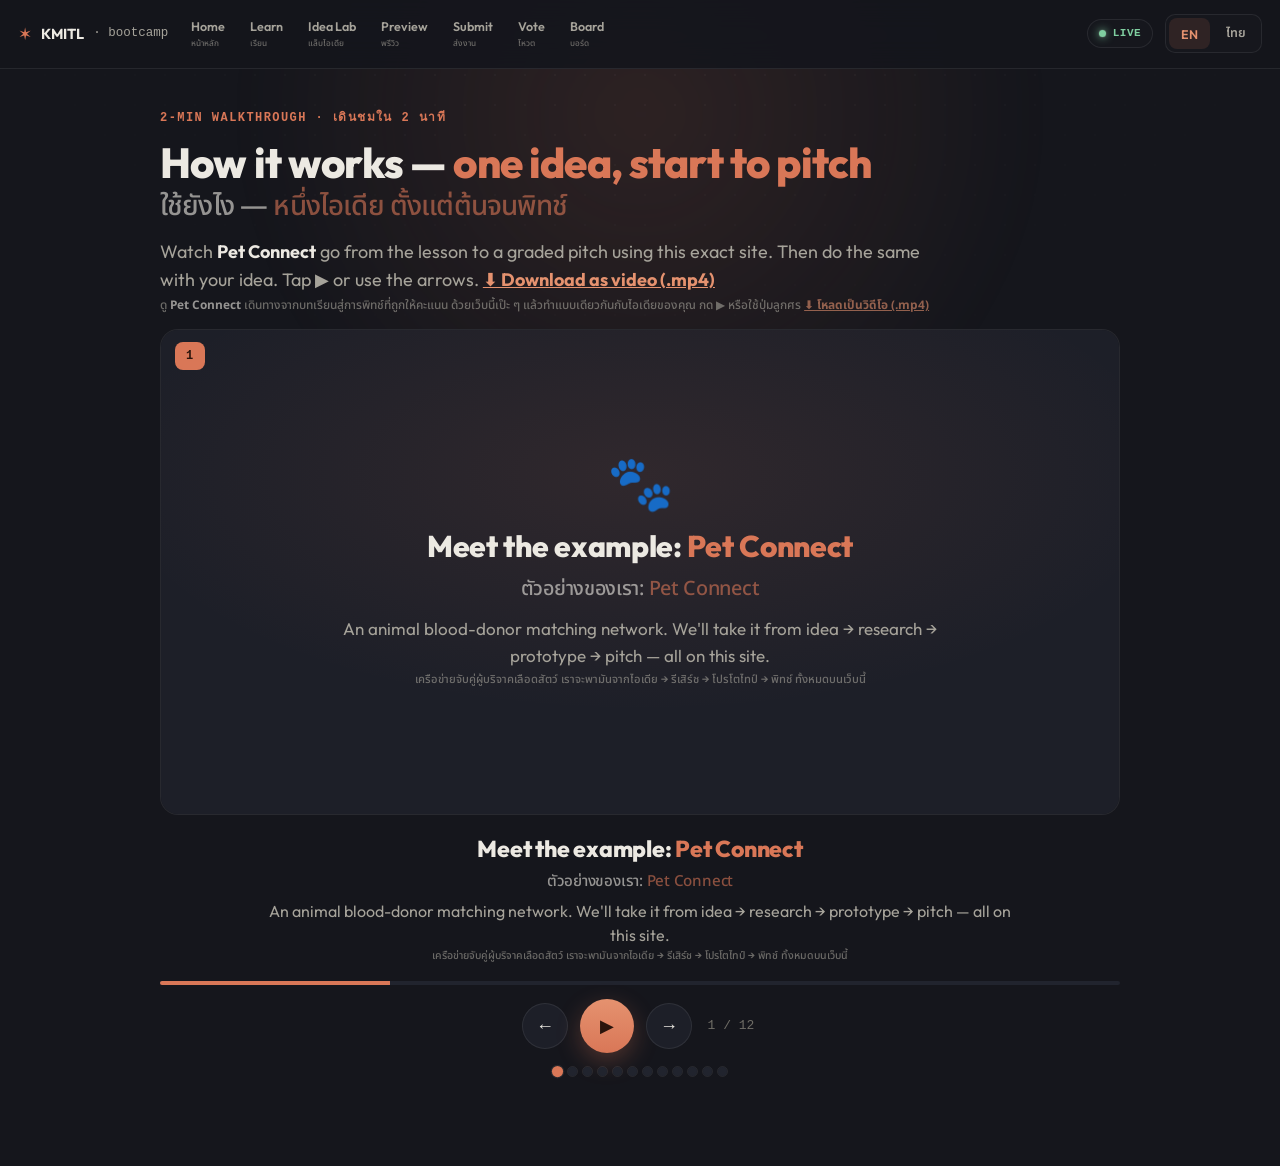
<file: howto.html>
<!DOCTYPE html>
<html lang="en">
<head>
<meta charset="UTF-8" />
<meta name="viewport" content="width=device-width, initial-scale=1.0, viewport-fit=cover" />
<title>KMITL Bootcamp · How it works</title>
<meta name="description" content="A 2-minute walkthrough: take one idea (Pet Connect) from the lesson to a graded pitch, using the site end-to-end." />
<meta name="theme-color" content="#15161c" />
<link rel="stylesheet" href="style.css" />
<style>
  main.page{max-width:1040px}
  .player{margin-top:14px}
  .stage{position:relative;border:1px solid var(--line);background:var(--panel2);border-radius:var(--r);overflow:hidden;height:clamp(260px,54vh,600px)}
  /* clean capture mode for MP4 frame rendering (?cap=1) */
  body.cap header.xtop,body.cap .kicker,body.cap h1.big,body.cap .lede,body.cap .ctrls,body.cap .pbar,body.cap .dots,body.cap .endcta{display:none!important}
  body.cap main.page{padding-top:20px;max-width:1180px}
  body.cap .stage{height:600px}
  body.cap .cap{margin-top:22px}
  .stage img{width:100%;height:100%;object-fit:contain;display:block;background:#0f1014}
  .scene-card{position:absolute;inset:0;display:none;flex-direction:column;align-items:center;justify-content:center;text-align:center;padding:8% 10%;background:radial-gradient(ellipse 80% 70% at 50% 30%,rgba(217,119,87,.10),transparent 70%),var(--panel)}
  .scene-card.show{display:flex}
  .scene-card .ic{font-size:54px;line-height:1}
  .scene-card .ct{font-size:clamp(20px,3vw,30px);font-weight:800;margin-top:14px;letter-spacing:-.01em}
  .scene-card .cd{font-size:clamp(14px,1.8vw,17px);color:var(--text2);max-width:60ch;margin-top:12px;line-height:1.55}
  .scene-card .em{color:var(--clay)}
  .imgwrap{position:absolute;inset:0;display:none}
  .imgwrap.show{display:block}
  .stepbadge{position:absolute;top:12px;left:14px;z-index:3;font-family:var(--mono);font-size:12px;font-weight:800;letter-spacing:.05em;color:#2a140c;background:var(--clay);border-radius:8px;padding:5px 11px}
  .extbadge{position:absolute;top:12px;right:14px;z-index:3;font-family:var(--mono);font-size:11px;font-weight:800;letter-spacing:.04em;color:var(--blue);background:rgba(123,169,242,.16);border-radius:8px;padding:5px 11px;display:none}
  /* caption strip */
  .cap{margin-top:16px;min-height:64px;text-align:center}
  .cap .t{font-size:clamp(17px,2.2vw,23px);font-weight:800;letter-spacing:-.01em}
  .cap .t .em{color:var(--clay)}
  .cap .d{font-size:clamp(13.5px,1.6vw,16px);color:var(--text2);margin-top:6px;max-width:70ch;margin-left:auto;margin-right:auto;line-height:1.5}
  /* progress + controls */
  .pbar{height:4px;border-radius:99px;background:var(--panel-soft);overflow:hidden;margin-top:16px}
  .pbar .fill{height:100%;background:var(--clay);width:0;transition:width .25s linear}
  .ctrls{display:flex;align-items:center;justify-content:center;gap:12px;margin-top:14px;flex-wrap:wrap}
  .cbtn{width:46px;height:46px;border-radius:50%;border:1px solid var(--line);background:var(--panel);color:var(--text);font-size:18px;cursor:pointer;display:flex;align-items:center;justify-content:center;transition:.15s}
  .cbtn:hover{border-color:var(--line2)}
  .cbtn.play{width:54px;height:54px;background:linear-gradient(180deg,var(--clay2),var(--clay));color:#2a140c;border:none;box-shadow:0 8px 24px rgba(217,119,87,.3)}
  .counter{font-family:var(--mono);font-size:13px;color:var(--text3);min-width:54px;text-align:center}
  .dots{display:flex;gap:6px;justify-content:center;flex-wrap:wrap;margin-top:14px}
  .dot{width:9px;height:9px;border-radius:50%;border:none;background:var(--panel-soft);outline:1px solid var(--line);cursor:pointer;padding:0;transition:.2s}
  .dot.on{background:var(--clay);transform:scale(1.25)}
  .endcta{display:flex;gap:10px;justify-content:center;flex-wrap:wrap;margin-top:18px}
</style>
</head>
<body data-lang="en" data-page="howto">
<div class="bg"><div class="bg-glow"></div><div class="bg-dots"></div></div>

<main class="page">
  <section>
    <div class="kicker pop">2-min walkthrough · เดินชมใน 2 นาที</div>
    <h1 class="big pop bi" style="font-size:clamp(26px,4.4vw,42px)"><span class="en">How it works — <span class="em">one idea, start to pitch</span></span><span class="th">ใช้ยังไง — <span class="em">หนึ่งไอเดีย ตั้งแต่ต้นจนพิทช์</span></span></h1>
    <p class="lede pop bi"><span class="en">Watch <b>Pet Connect</b> go from the lesson to a graded pitch using this exact site. Then do the same with your idea. Tap ▶ or use the arrows. <a href="howto.mp4" download style="color:var(--clay2);font-weight:700">⬇ Download as video (.mp4)</a></span><span class="th">ดู <b>Pet Connect</b> เดินทางจากบทเรียนสู่การพิทช์ที่ถูกให้คะแนน ด้วยเว็บนี้เป๊ะ ๆ แล้วทำแบบเดียวกันกับไอเดียของคุณ กด ▶ หรือใช้ปุ่มลูกศร <a href="howto.mp4" download style="color:var(--clay2);font-weight:700">⬇ โหลดเป็นวิดีโอ (.mp4)</a></span></p>

    <div class="player pop">
      <div class="stage" id="stage">
        <span class="stepbadge" id="stepBadge">1</span>
        <span class="extbadge" id="extBadge">DO THIS IN YOUR AI TOOL</span>
        <div class="imgwrap" id="imgWrap"><img id="frame" alt="" /></div>
        <div class="scene-card" id="card"><div class="ic" id="cardIc">✶</div><div class="ct bi" id="cardTitle"></div><div class="cd bi" id="cardText"></div></div>
      </div>
      <div class="cap"><div class="t bi" id="capT"></div><div class="d bi" id="capD"></div></div>
      <div class="pbar"><div class="fill" id="pfill"></div></div>
      <div class="ctrls">
        <button class="cbtn" id="prev" aria-label="Previous">←</button>
        <button class="cbtn play" id="play" aria-label="Play/Pause">▶</button>
        <button class="cbtn" id="next" aria-label="Next">→</button>
        <span class="counter" id="counter">1 / 12</span>
      </div>
      <div class="dots" id="dots"></div>
      <div class="endcta" id="endcta" style="display:none">
        <a class="btn" href="learn.html"><span class="bi inl"><span class="en">Start the lesson →</span><span class="th">เริ่มบทเรียน →</span></span></a>
        <a class="btn ghost" href="lab.html"><span class="bi inl"><span class="en">Go to the Idea Lab</span><span class="th">ไปแล็บไอเดีย</span></span></a>
      </div>
    </div>
  </section>
</main>

<script src="config.js"></script>
<script src="db.js"></script>
<script src="common.js"></script>
<script>
(function(){
  var $=function(id){return document.getElementById(id);};
  if(new URLSearchParams(location.search).get('cap')) document.body.classList.add('cap');
  // type:'img' uses src; type:'card' is a built scene (for external/illustrated steps)
  var SCENES=[
    {type:'card',ic:'🐾',ext:false,
      t:{en:'Meet the example: <span class="em">Pet Connect</span>',th:'ตัวอย่างของเรา: <span class="em">Pet Connect</span>'},
      d:{en:'An animal blood-donor matching network. We\'ll take it from idea → research → prototype → pitch — all on this site.',th:'เครือข่ายจับคู่ผู้บริจาคเลือดสัตว์ เราจะพามันจากไอเดีย → รีเสิร์ช → โปรโตไทป์ → พิทช์ ทั้งหมดบนเว็บนี้'}},
    {type:'img',src:'howto/01-hub.png',
      t:{en:'1 · Start at the hub',th:'1 · เริ่มที่หน้าหลัก'},
      d:{en:'Everything runs from your phone: Learn → Idea Lab → Submit → Present. Scan the QR to join the room.',th:'ทุกอย่างทำได้จากมือถือ: เรียน → แล็บไอเดีย → ส่งงาน → พรีเซนต์ สแกน QR เพื่อเข้าห้อง'}},
    {type:'img',src:'howto/02-loop.png',
      t:{en:'2 · Learn the loop',th:'2 · เรียนรู้ลูป'},
      d:{en:'Build → Measure → Learn. Ship the smallest test, watch real people, improve. Speed of learning wins.',th:'สร้าง → วัดผล → เรียนรู้ ปล่อยตัวทดสอบเล็กสุด ดูคนจริง แล้วปรับ ความเร็วในการเรียนรู้คือผู้ชนะ'}},
    {type:'img',src:'howto/03-mvp.png',
      t:{en:'3 · Pick your MVP',th:'3 · เลือก MVP'},
      d:{en:'The smallest real thing that tests your riskiest assumption — a landing page, a clickable mockup. Not a finished app.',th:'สิ่งเล็กสุดที่ทดสอบสมมติฐานเสี่ยงสุดได้ — หน้าแลนดิ้ง หรือม็อกอัพกดได้ ไม่ใช่แอปสมบูรณ์'}},
    {type:'img',src:'howto/04-lab.png',
      t:{en:'4 · Choose a product',th:'4 · เลือกผลิตภัณฑ์'},
      d:{en:'Pick one of 15 cards, or add your own. Here we add "Pet Connect" with its problem.',th:'เลือกจาก 15 การ์ด หรือใส่ไอเดียของทีมเอง ตรงนี้เราใส่ "Pet Connect" พร้อมปัญหา'}},
    {type:'img',src:'howto/05-prompts.png',
      t:{en:'5 · Prompts auto-fill to <span class="em">your</span> idea',th:'5 · พรอมป์ปรับให้<span class="em">ไอเดียคุณ</span>อัตโนมัติ'},
      d:{en:'"You\'re building: Pet Connect" — now every prompt carries your product\'s context. Just copy them.',th:'"กำลังทำ: Pet Connect" — ทุกพรอมป์พกบริบทผลิตภัณฑ์ของคุณไปด้วย แค่กดคัดลอก'}},
    {type:'card',ic:'🔎',ext:true,
      t:{en:'6 · Run them in your AI portal',th:'6 · รันในพอร์ทัล AI'},
      d:{en:'Paste each prompt into the uni portal (Claude / GPT) — turn on web search for the market one. You get research, your customer, and your MVP.',th:'วางแต่ละพรอมป์ในพอร์ทัลของมหาลัย (Claude / GPT) เปิด web search สำหรับข้อตลาด จะได้รีเสิร์ช ลูกค้า และ MVP'}},
    {type:'card',ic:'✨',ext:true,
      t:{en:'7 · Design the UI in Google Stitch',th:'7 · ออกแบบ UI ใน Google Stitch'},
      d:{en:'For a software idea, describe your screen in Google Stitch and let it design a real UI — then copy its code.',th:'ถ้าเป็นไอเดียซอฟต์แวร์ อธิบายหน้าจอใน Google Stitch ให้มันออกแบบ UI จริง แล้วคัดลอกโค้ด'}},
    {type:'img',src:'howto/06-preview.png',
      t:{en:'8 · Render it on the Preview page',th:'8 · เรนเดอร์ที่หน้า Preview'},
      d:{en:'Paste that code into Preview → it renders live. Hit Save & share for a link the board can open.',th:'วางโค้ดที่หน้า Preview → เรนเดอร์สด กด Save & share เพื่อได้ลิงก์ที่บอร์ดเปิดได้'}},
    {type:'img',src:'howto/07-submit.png',
      t:{en:'9 · Submit your card',th:'9 · ส่งการ์ด'},
      d:{en:'Pre-filled from your pick — problem, customer, plus your demo link. One submission per team; it lands on the board.',th:'เติมจากที่เลือกไว้ — ปัญหา ลูกค้า และลิงก์เดโม่ ทีมละหนึ่งครั้ง แล้วขึ้นบอร์ด'}},
    {type:'img',src:'howto/08-board.png',
      t:{en:'10 · Present, vote &amp; grade',th:'10 · พรีเซนต์ โหวต และให้คะแนน'},
      d:{en:'Your card goes on the projector with a ▶ demo. The room votes pivot/persevere; the radar shows how fundable it is.',th:'การ์ดขึ้นจอพร้อมปุ่ม ▶ demo ห้องโหวตพิวอต/ไปต่อ เรดาร์บอกว่าขอทุนได้แค่ไหน'}},
    {type:'card',ic:'🚀',ext:false,
      t:{en:'That\'s the whole game.',th:'นี่แหละทั้งเกม'},
      d:{en:'Now do it with your idea — and be ready with a 90-second pitch. Go.',th:'ทีนี้ทำกับไอเดียของคุณ แล้วเตรียมพิทช์ 90 วินาทีไว้ ลุยเลย'}}
  ];

  var cur=0, timer=null, SEC=6, playing=true, fillT=null;
  var stage=$('stage'), img=$('frame'), imgWrap=$('imgWrap'), card=$('card');
  var dots=$('dots');
  SCENES.forEach(function(_,i){ var d=document.createElement('button'); d.className='dot'+(i?'':' on'); d.addEventListener('click',function(){ go(i,true); }); dots.appendChild(d); });
  var dotEls=[].slice.call(dots.children);

  function biSet(el,o){ el.innerHTML='<span class="en">'+o.en+'</span><span class="th">'+o.th+'</span>'; }
  function render(){
    var s=SCENES[cur];
    $('stepBadge').textContent=(cur+1);
    $('extBadge').style.display=s.ext?'block':'none';
    if(s.type==='img'){ imgWrap.classList.add('show'); card.classList.remove('show'); img.src=s.src; }
    else { imgWrap.classList.remove('show'); card.classList.add('show'); $('cardIc').textContent=s.ic; biSet($('cardTitle'),s.t); biSet($('cardText'),s.d); }
    biSet($('capT'),s.t); biSet($('capD'),s.d);
    dotEls.forEach(function(d,i){ d.classList.toggle('on',i===cur); });
    $('counter').textContent=(cur+1)+' / '+SCENES.length;
    $('endcta').style.display=(cur===SCENES.length-1)?'flex':'none';
  }
  function go(n,manual){ if(n<0||n>=SCENES.length) return; cur=n; render(); restart(manual); }
  function tickFill(){ var start=Date.now(); clearInterval(fillT); $('pfill').style.width='0%';
    fillT=setInterval(function(){ var p=Math.min(1,(Date.now()-start)/(SEC*1000)); $('pfill').style.width=(p*100)+'%'; if(p>=1) clearInterval(fillT); },120); }
  function restart(manual){ clearTimeout(timer); if(playing){ tickFill(); timer=setTimeout(function(){ if(cur<SCENES.length-1) go(cur+1); else setPlay(false); }, SEC*1000); } else { clearInterval(fillT); } }
  function setPlay(p){ playing=p; $('play').textContent=p?'❚❚':'▶'; if(p){ if(cur===SCENES.length-1) cur=0; render(); restart(); } else { clearTimeout(timer); clearInterval(fillT); } }

  $('next').addEventListener('click',function(){ go(cur+1,true); });
  $('prev').addEventListener('click',function(){ go(cur-1,true); });
  $('play').addEventListener('click',function(){ setPlay(!playing); });
  document.addEventListener('keydown',function(e){ if(e.key==='ArrowRight'){go(cur+1,true);} if(e.key==='ArrowLeft'){go(cur-1,true);} if(e.key===' '){e.preventDefault();setPlay(!playing);} });
  var tx=null; stage.addEventListener('touchstart',function(e){tx=e.touches[0].clientX;},{passive:true});
  stage.addEventListener('touchend',function(e){ if(tx===null)return; var dx=e.changedTouches[0].clientX-tx; tx=null; if(Math.abs(dx)>50){ dx<0?go(cur+1,true):go(cur-1,true); } },{passive:true});
  KX.onLang(render);
  render(); restart();
})();
</script>
</body>
</html>
</file>
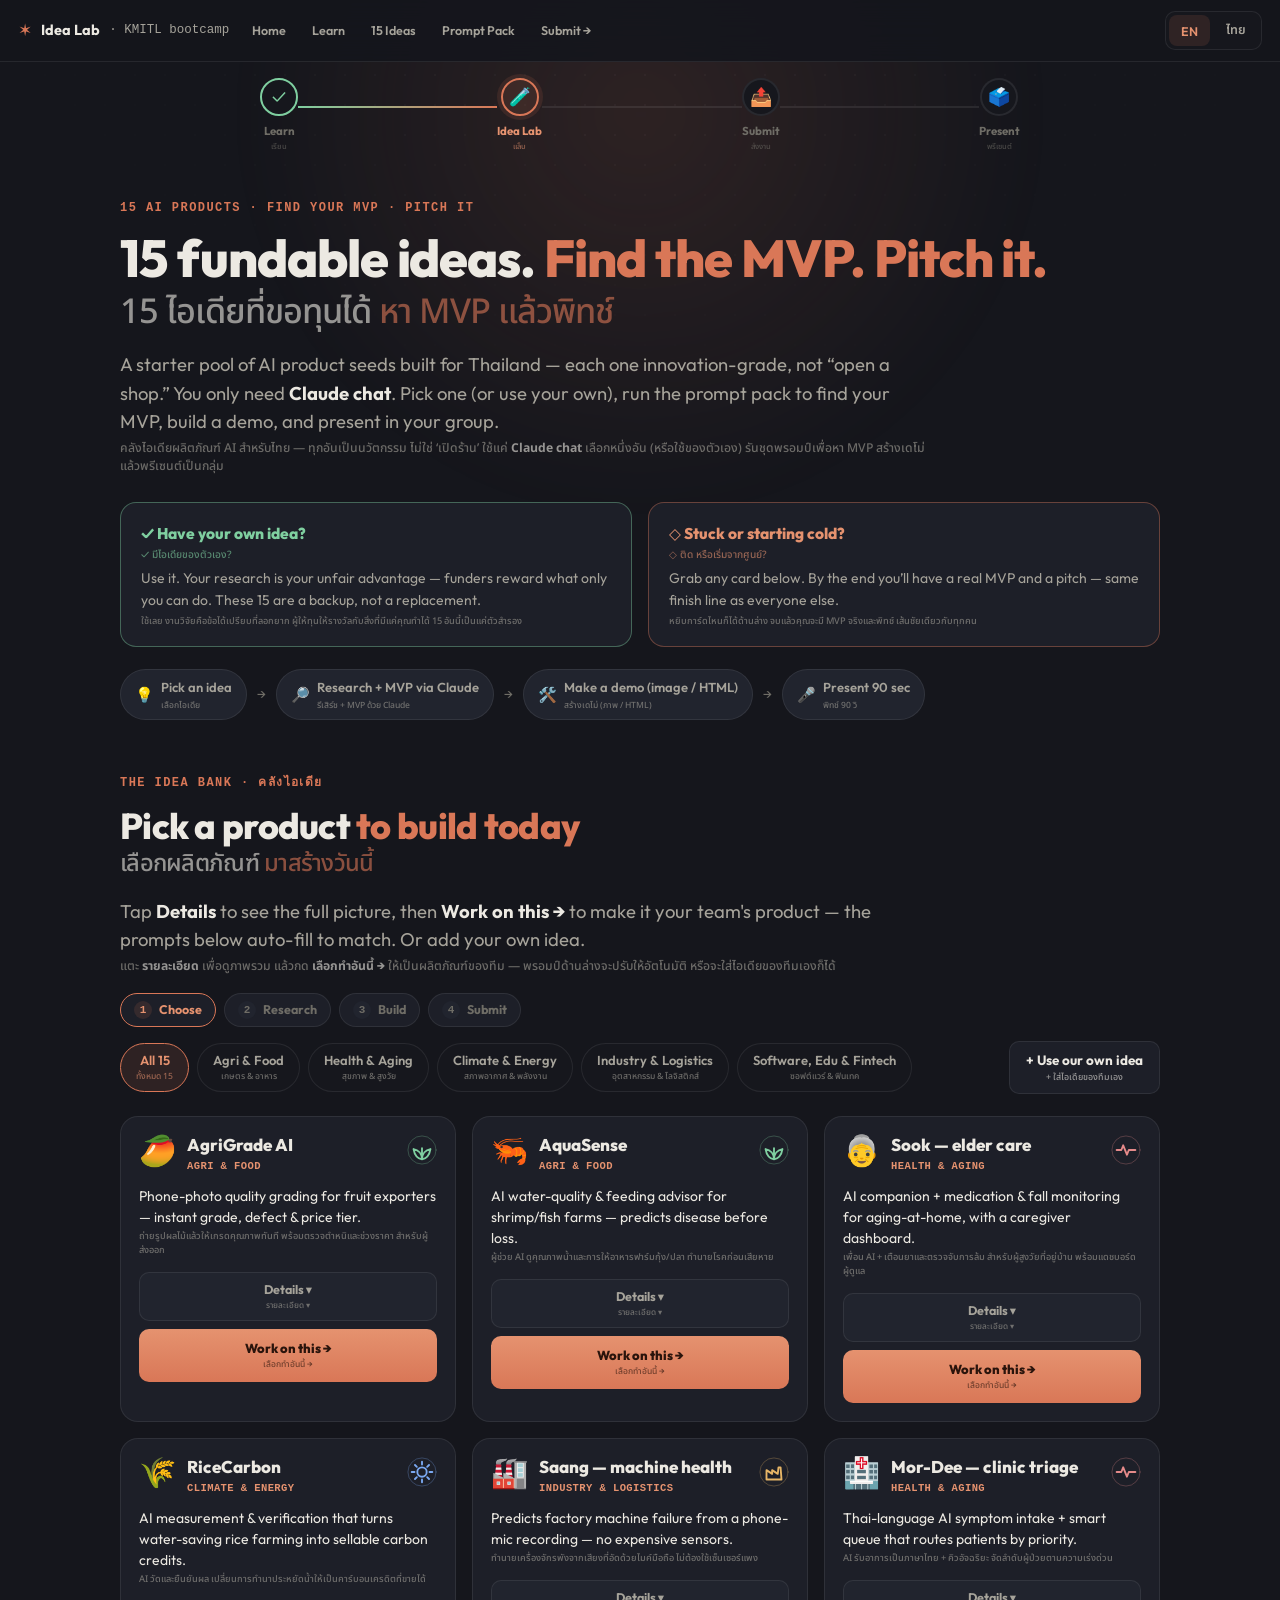
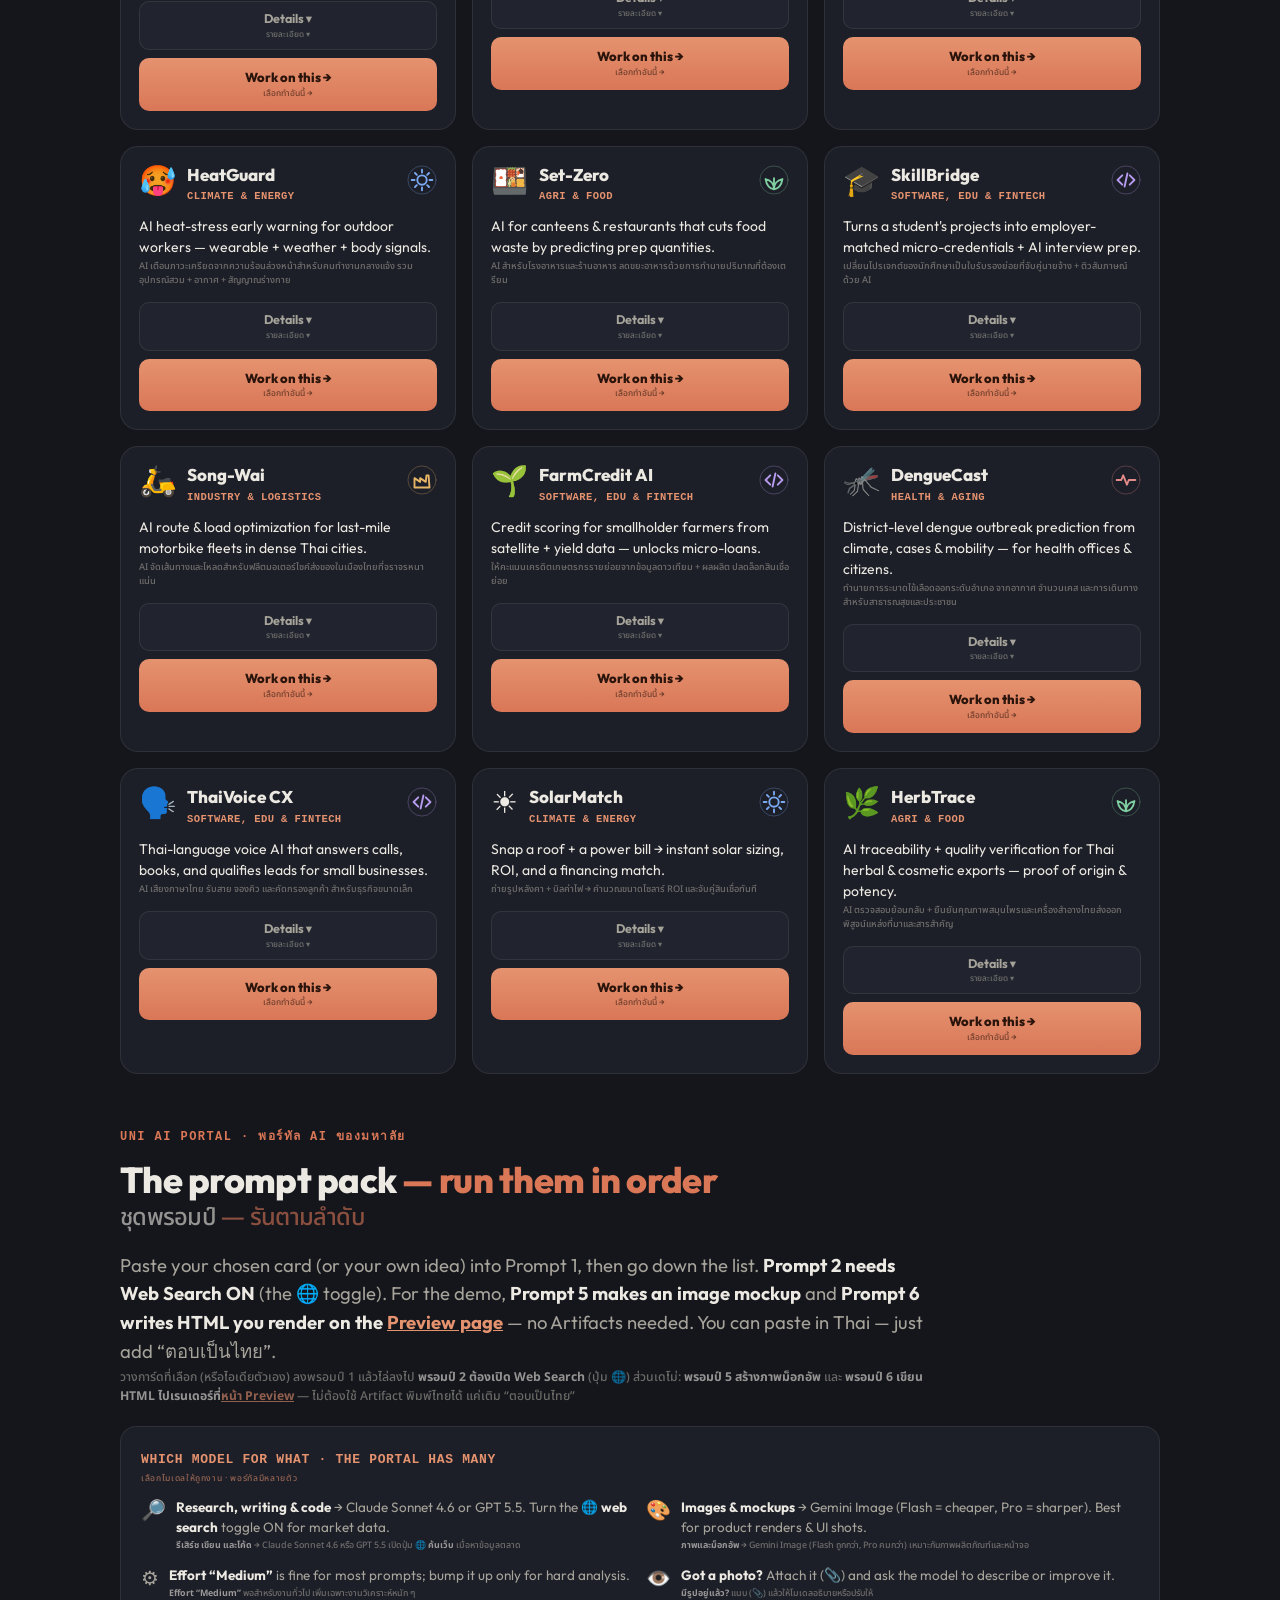
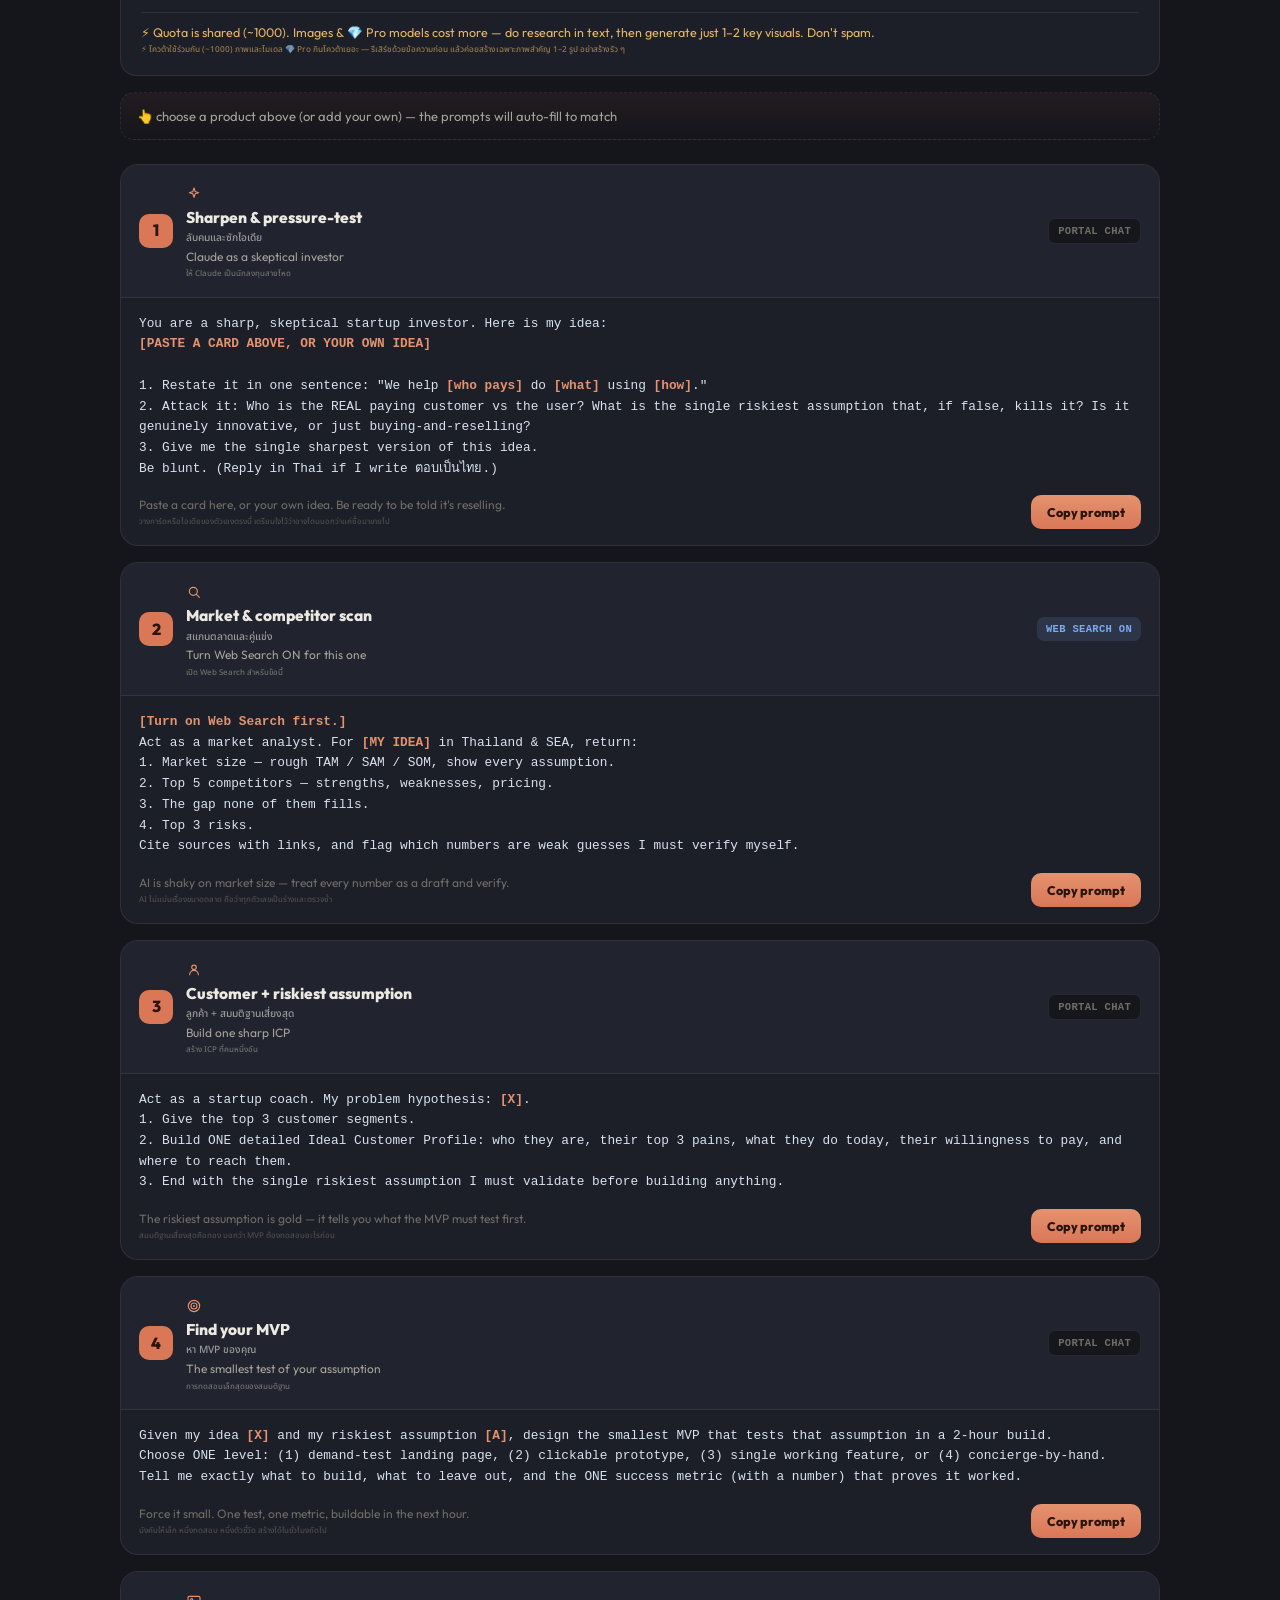
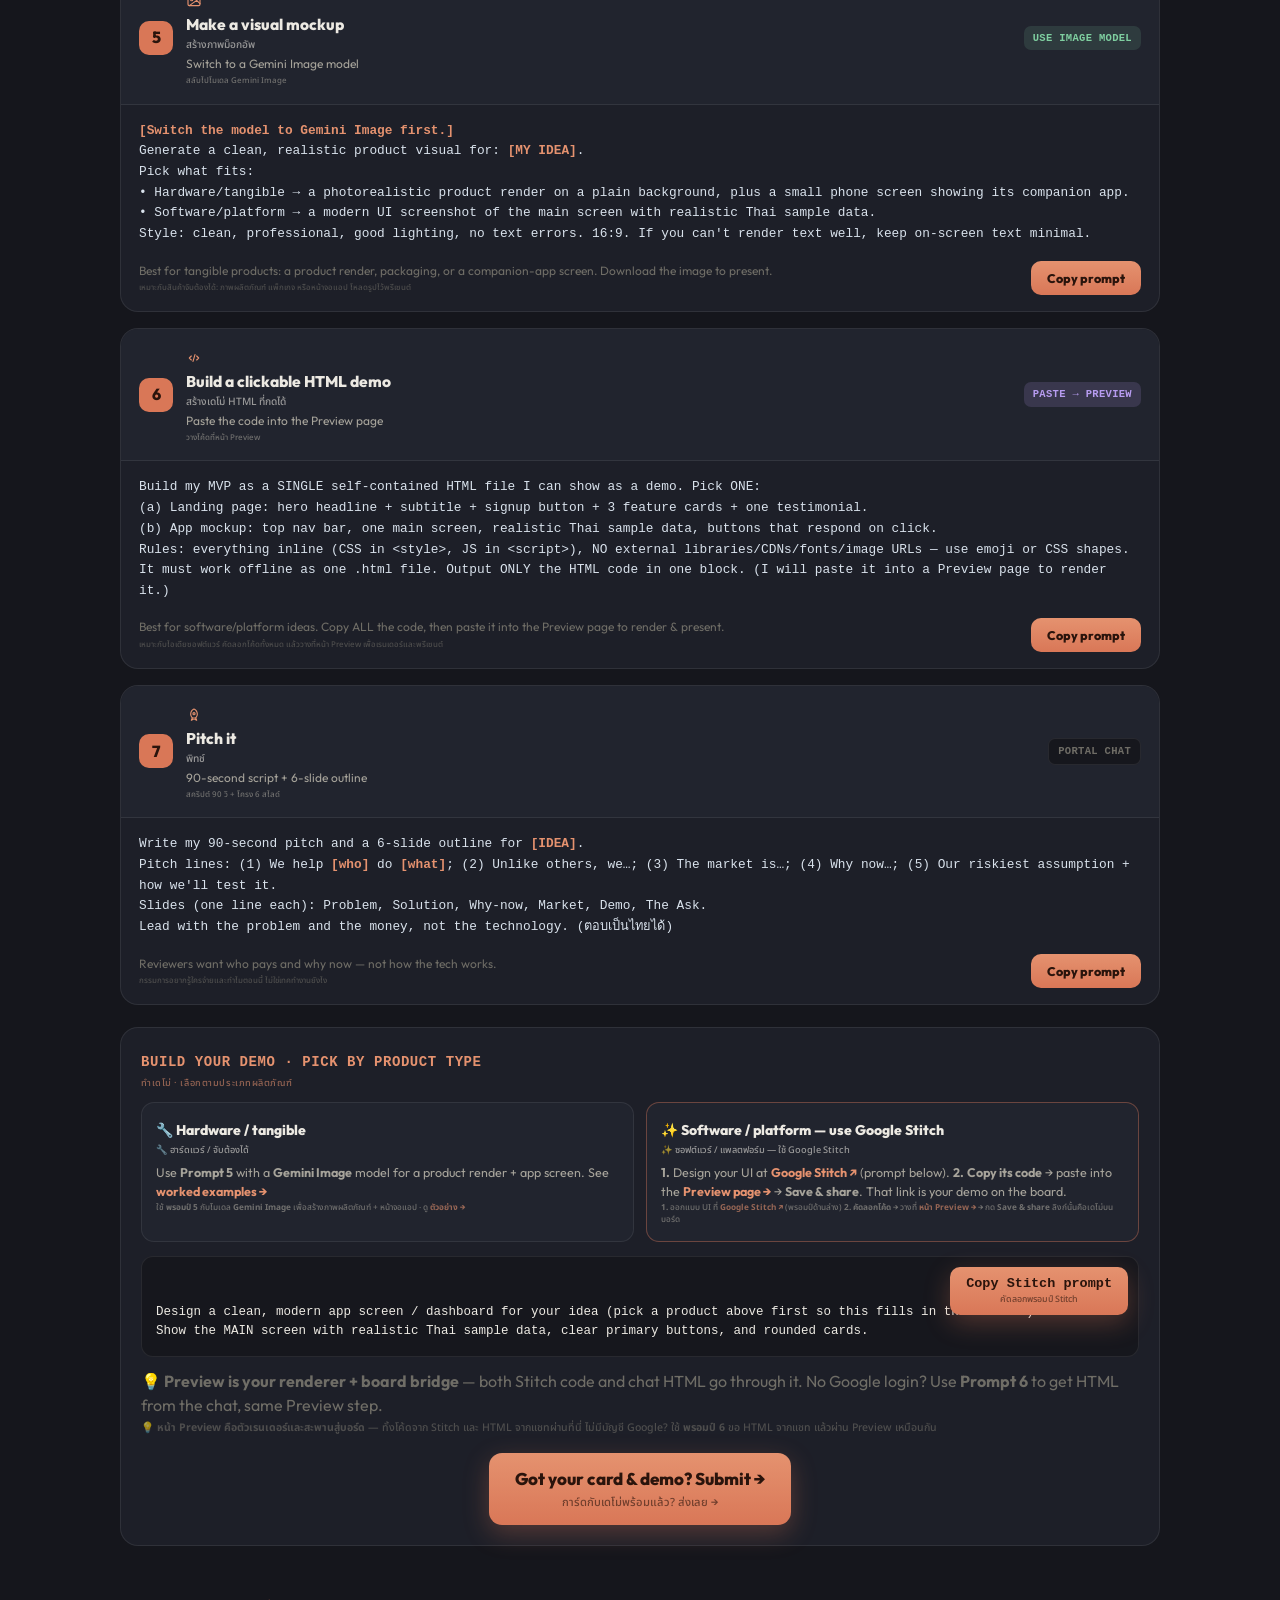
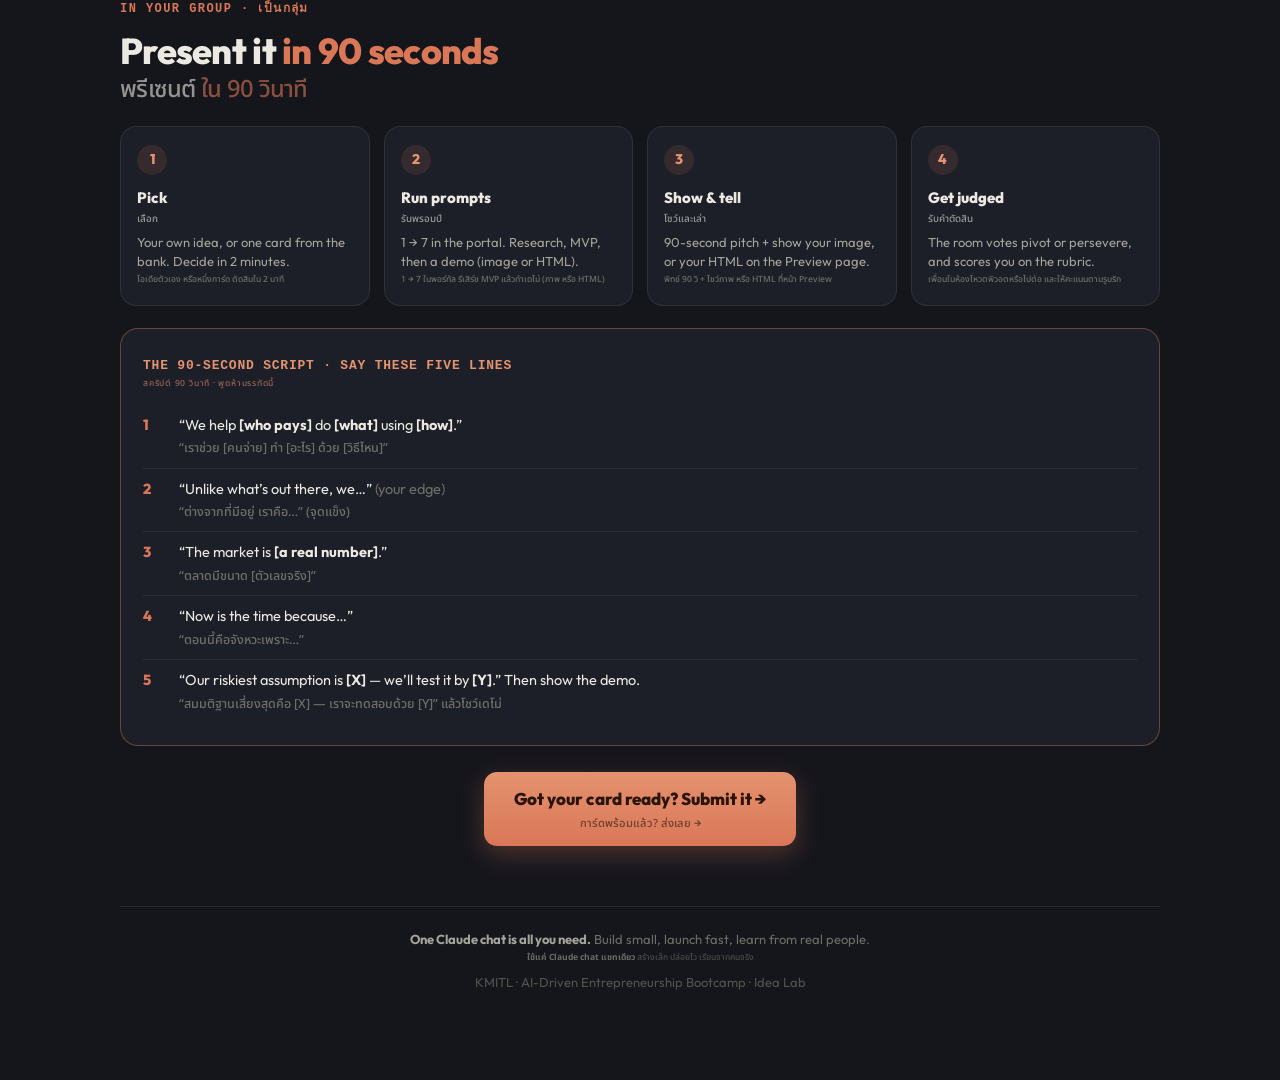
<file: lab.html>
<!DOCTYPE html>
<html lang="en">
<head>
<meta charset="UTF-8" />
<meta name="viewport" content="width=device-width, initial-scale=1.0, viewport-fit=cover" />
<title>KMITL Bootcamp · Idea Lab — 15 AI Products + Claude Prompt Pack</title>
<meta name="description" content="15 fundable AI product seeds for Thailand, a Claude-chat prompt pack to find your MVP, and a group pitch structure. Bilingual EN/TH." />
<meta name="theme-color" content="#15161c" />
<link rel="preconnect" href="https://fonts.googleapis.com" />
<link rel="preconnect" href="https://fonts.gstatic.com" crossorigin />
<link href="https://fonts.googleapis.com/css2?family=Outfit:wght@300;400;500;600;700;800&family=Noto+Sans+Thai:wght@400;500;700;800&display=swap" rel="stylesheet" />
<style>
  :root{
    --bg:#15161c;--panel:#1d1f28;--panel-soft:#21242e;--panel2:#16171d;
    --line:rgba(255,255,255,0.08);--line2:rgba(217,119,87,0.4);
    --clay:#D97757;--clay2:#E5926F;--clay-dim:rgba(217,119,87,0.13);
    --blue:#7BA9F2;--green:#7FCFA0;--green-dim:rgba(127,207,160,.13);--amber:#E6B566;--rose:#E58A8A;--purple:#B79CF0;
    --text:#ECE9E2;--text2:#A6A39A;--text3:#6f6d66;
    --mono:ui-monospace,'SF Mono',SFMono-Regular,Menlo,Consolas,monospace;
    --sans:'Outfit',-apple-system,system-ui,sans-serif;
    --thai:'Noto Sans Thai','Sukhumvit Set','Thonburi',var(--sans);
    --r:18px;
  }
  /* shared button + form rules (lab is self-contained, so define them here) */
  .btn{position:relative;display:inline-flex;align-items:center;justify-content:center;gap:9px;cursor:pointer;background:linear-gradient(180deg,var(--clay2),var(--clay));border:none;color:#2a140c;font-size:clamp(15px,1.7vw,17px);font-weight:800;padding:13px 26px;border-radius:13px;transition:transform .14s,box-shadow .2s;font-family:inherit;box-shadow:0 8px 26px rgba(217,119,87,.30);text-decoration:none}
  .btn:hover{transform:translateY(-1px);box-shadow:0 12px 34px rgba(217,119,87,.44)}
  .btn:active{transform:scale(.97)}
  .btn.ghost{background:var(--panel);color:var(--text);border:1px solid var(--line);box-shadow:none;font-weight:700}
  .btn.ghost:hover{border-color:var(--line2);box-shadow:none}
  .btn.sm{padding:9px 16px;font-size:13.5px;border-radius:10px}
  .btn[disabled]{opacity:.5;pointer-events:none}
  .field{margin-bottom:14px}
  .field>label{display:block;font-size:13px;font-weight:700;color:var(--text);margin-bottom:6px}
  .field>label .hintlbl{font-size:11.5px;color:var(--text3);font-weight:500}
  .field>label .th{font-weight:500;color:var(--text2)}
  input.in,textarea.in,select.in{width:100%;background:var(--panel2);border:1px solid var(--line);border-radius:12px;color:var(--text);font-family:inherit;font-size:16px;padding:12px 14px;outline:none;transition:border-color .15s}
  input.in:focus,textarea.in:focus,select.in:focus{border-color:var(--line2)}
  input.in::placeholder{color:var(--text3)}
  .grid2{display:grid;grid-template-columns:1fr 1fr;gap:14px}
  @media(max-width:620px){.grid2{grid-template-columns:1fr}}
  *,*::before,*::after{margin:0;padding:0;box-sizing:border-box}
  html{scroll-behavior:smooth}
  body{background:var(--bg);color:var(--text);font-family:var(--sans);font-size:16px;line-height:1.55;-webkit-font-smoothing:antialiased}
  ::selection{background:rgba(217,119,87,0.28)}
  .th{font-family:var(--thai)}
  .bg{position:fixed;inset:0;z-index:0;pointer-events:none;overflow:hidden}
  .bg-dots{position:absolute;inset:0;background-image:radial-gradient(rgba(255,255,255,0.05) 1px,transparent 1px);background-size:30px 30px;mask-image:radial-gradient(ellipse 80% 60% at 50% 0%,#000 20%,transparent 75%);opacity:.55}
  .bg-glow{position:absolute;width:80vw;height:60vw;left:50%;top:-30%;transform:translateX(-50%);background:radial-gradient(circle,rgba(217,119,87,.13),transparent 62%);filter:blur(24px)}

  .bi{display:flex;flex-direction:column;gap:.14em}
  .bi.inl{display:inline-flex}
  body[data-lang="en"] .bi .th{font-size:.66em;opacity:.6;font-weight:500}
  body[data-lang="th"] .bi{flex-direction:column-reverse}
  body[data-lang="th"] .bi .en{font-size:.66em;opacity:.6;font-weight:500}

  header.top{position:sticky;top:0;z-index:50;display:flex;align-items:center;gap:12px;padding:11px 18px;border-bottom:1px solid var(--line);background:rgba(21,22,28,.9);backdrop-filter:blur(14px)}
  .brand{display:flex;align-items:center;gap:9px;font-weight:700;font-size:14.5px;color:var(--text);text-decoration:none}
  .brand .star{color:var(--clay);font-size:17px}
  .brand .who{color:var(--text2);font-weight:500;font-size:12.5px;font-family:var(--mono)}
  .navlinks{display:flex;gap:4px}
  .navlinks a{font-size:12.5px;color:var(--text2);text-decoration:none;padding:6px 11px;border-radius:8px;font-weight:600}
  .navlinks a:hover{background:var(--panel-soft);color:var(--text)}
  @media(max-width:680px){.navlinks{display:none}}
  .spacer{flex:1}
  .lang-toggle{display:inline-flex;gap:4px;background:var(--panel2);border:1px solid var(--line);border-radius:10px;padding:3px}
  .lt{cursor:pointer;border:none;background:transparent;color:var(--text2);font-size:12.5px;font-weight:600;padding:6px 12px;border-radius:8px;font-family:inherit}
  .lt.active{background:var(--clay-dim);color:var(--clay2)}
  .lt .thai{font-family:var(--thai)}

  main{position:relative;z-index:5;max-width:1120px;margin:0 auto;padding:0 clamp(16px,4vw,40px) 90px}
  section{padding-top:54px}
  .kicker{font-size:12px;font-weight:700;color:var(--clay);font-family:var(--mono);letter-spacing:.12em;text-transform:uppercase;margin-bottom:12px}
  h1{font-size:clamp(30px,5vw,52px);font-weight:800;letter-spacing:-.02em;line-height:1.1}
  h1 .em{color:var(--clay)}
  h2{font-size:clamp(24px,3.4vw,36px);font-weight:800;letter-spacing:-.02em;line-height:1.15}
  h2 .em{color:var(--clay)}
  .lede{margin-top:18px;max-width:68ch;color:var(--text2);font-size:clamp(15.5px,1.7vw,18.5px)}
  .lede b{color:var(--text)}

  /* hero */
  .hero{padding-top:46px}
  .banner{margin-top:26px;display:flex;gap:16px;flex-wrap:wrap}
  .bcard{flex:1;min-width:260px;border:1px solid var(--line);border-radius:16px;padding:18px 20px;background:var(--panel)}
  .bcard.own{border-color:rgba(127,207,160,.4)}
  .bcard.stuck{border-color:var(--line2)}
  .bcard .bt{font-weight:800;font-size:15.5px;margin-bottom:5px}
  .bcard.own .bt{color:var(--green)}.bcard.stuck .bt{color:var(--clay2)}
  .bcard .bd{font-size:14px;color:var(--text2)}
  .howrow{margin-top:22px;display:flex;gap:10px;flex-wrap:wrap;align-items:center;font-size:13.5px;color:var(--text2)}
  .pill{display:inline-flex;align-items:center;gap:7px;border:1px solid var(--line);background:var(--panel-soft);border-radius:99px;padding:7px 14px;font-weight:600;font-size:13px}
  .pill .e{font-size:15px}
  .arrowmini{color:var(--text3)}

  /* filter chips */
  .filters{margin-top:24px;display:flex;gap:8px;flex-wrap:wrap}
  .chip{cursor:pointer;border:1px solid var(--line);background:var(--panel2);color:var(--text2);font-family:inherit;font-size:13px;font-weight:600;padding:8px 15px;border-radius:99px;transition:.14s}
  .chip:hover{border-color:var(--line2)}
  .chip.on{background:var(--clay-dim);border-color:var(--clay);color:var(--clay2)}
  .chip .th{font-weight:500}

  /* cards grid */
  .grid{margin-top:22px;display:grid;grid-template-columns:repeat(3,1fr);gap:16px}
  @media(max-width:900px){.grid{grid-template-columns:1fr 1fr}}
  @media(max-width:600px){.grid{grid-template-columns:1fr}}
  .card{border:1px solid var(--line);background:var(--panel);border-radius:18px;padding:18px;display:flex;flex-direction:column;transition:border-color .15s,transform .15s}
  .card:hover{border-color:var(--line2);transform:translateY(-2px)}
  .card .top{display:flex;align-items:flex-start;gap:11px}
  .card .ico{font-size:30px;line-height:1;flex:0 0 auto}
  .card .nm{font-weight:800;font-size:17px;line-height:1.2}
  .card .cat{margin-top:3px;font-size:10.5px;font-weight:700;letter-spacing:.04em;color:var(--clay2);font-family:var(--mono);text-transform:uppercase}
  .card .one{margin-top:12px;font-size:14px;color:var(--text);line-height:1.5}
  .card .one .th{color:var(--text2)}
  .card .more{max-height:0;overflow:hidden;transition:max-height .3s ease}
  .card.open .more{max-height:680px}
  .card .more-inner{padding-top:14px;margin-top:14px;border-top:1px solid var(--line);display:flex;flex-direction:column;gap:11px}
  .field-mini .lab{font-size:10.5px;font-weight:700;letter-spacing:.05em;color:var(--text3);font-family:var(--mono);text-transform:uppercase;margin-bottom:3px}
  .field-mini .val{font-size:13px;color:var(--text2);line-height:1.5}
  .field-mini .val .th{display:block;color:var(--text3);margin-top:2px}
  .field-mini.fund .val{color:var(--green)}
  .field-mini.fund .val .th{color:rgba(127,207,160,.7)}
  .field-mini.risk .val{color:var(--amber)}
  .field-mini.risk .val .th{color:rgba(230,181,102,.7)}
  .card .toggle{margin-top:14px;cursor:pointer;background:var(--panel-soft);border:1px solid var(--line);color:var(--text2);font-family:inherit;font-size:12.5px;font-weight:700;padding:8px;border-radius:10px;text-align:center;transition:.14s}
  .card .toggle:hover{border-color:var(--line2);color:var(--text)}

  /* prompt pack */
  .prompts{margin-top:24px;display:flex;flex-direction:column;gap:16px}
  .prompt{border:1px solid var(--line);background:var(--panel);border-radius:18px;overflow:hidden}
  .prompt .ph{display:flex;align-items:center;gap:13px;padding:16px 18px;border-bottom:1px solid var(--line);background:var(--panel-soft)}
  .prompt .pnum{flex:0 0 auto;width:34px;height:34px;border-radius:10px;background:var(--clay);color:#2a140c;font-weight:800;font-size:16px;display:flex;align-items:center;justify-content:center}
  .prompt .ptt{flex:1}
  .prompt .ptt .pt{font-weight:800;font-size:15.5px}
  .prompt .ptt .ps{font-size:12px;color:var(--text2);margin-top:1px}
  .prompt .tooltag{flex:0 0 auto;font-size:10.5px;font-weight:800;letter-spacing:.03em;border-radius:7px;padding:4px 9px;font-family:var(--mono)}
  .tooltag.search{background:rgba(123,169,242,.14);color:var(--blue)}
  .tooltag.image{background:rgba(127,207,160,.14);color:var(--green)}
  .tooltag.render{background:rgba(183,156,240,.16);color:var(--purple)}
  .tooltag.chat{background:var(--panel2);color:var(--text3);border:1px solid var(--line)}
  /* model-routing card */
  .models{margin-top:20px;border:1px solid var(--line);background:var(--panel);border-radius:16px;padding:18px 20px}
  .models h4{font-size:13px;font-weight:800;color:var(--clay2);font-family:var(--mono);letter-spacing:.05em;text-transform:uppercase;margin-bottom:12px}
  .mrow{display:grid;grid-template-columns:repeat(2,1fr);gap:12px}
  @media(max-width:680px){.mrow{grid-template-columns:1fr}}
  .mitem{font-size:13.5px;color:var(--text2);line-height:1.5;display:flex;gap:10px}
  .mitem .me{font-size:20px;flex:0 0 auto;line-height:1.3}
  .mitem b{color:var(--text)}
  .models .quota{margin-top:12px;font-size:12.5px;color:var(--amber);border-top:1px solid var(--line);padding-top:10px}
  .prompt .pbody{padding:16px 18px}
  .prompt pre{font-family:var(--mono);font-size:12.8px;line-height:1.62;color:#D9E2EC;white-space:pre-wrap;word-break:break-word}
  .prompt .pbody .ph-acc{color:var(--clay2);font-weight:700}
  .prompt .pfoot{display:flex;justify-content:space-between;align-items:center;gap:10px;padding:0 18px 16px;flex-wrap:wrap}
  .prompt .tip{font-size:12px;color:var(--text3);max-width:74%}
  .prompt .tip b{color:var(--text2)}
  .copybtn{cursor:pointer;background:linear-gradient(180deg,var(--clay2),var(--clay));border:none;color:#2a140c;font-weight:800;font-size:12.5px;font-family:inherit;padding:9px 16px;border-radius:10px;transition:.14s;white-space:nowrap}
  .copybtn:hover{transform:translateY(-1px)}
  .copybtn.done{background:var(--green);color:#10110f}

  /* present */
  .steps{margin-top:22px;display:grid;grid-template-columns:repeat(4,1fr);gap:14px}
  @media(max-width:820px){.steps{grid-template-columns:1fr 1fr}}
  @media(max-width:480px){.steps{grid-template-columns:1fr}}
  .step{border:1px solid var(--line);background:var(--panel);border-radius:16px;padding:18px 16px}
  .step .sn{width:30px;height:30px;border-radius:50%;background:var(--clay-dim);color:var(--clay2);font-weight:800;display:flex;align-items:center;justify-content:center;font-size:14px}
  .step .sh{margin-top:11px;font-weight:800;font-size:15px}
  .step .sd{margin-top:6px;font-size:13px;color:var(--text2);line-height:1.5}
  .pitchbox{margin-top:22px;border:1px solid var(--line2);background:var(--panel);border-radius:18px;padding:22px}
  .pitchbox h4{font-size:13px;font-weight:800;color:var(--clay2);font-family:var(--mono);letter-spacing:.06em;text-transform:uppercase;margin-bottom:14px}
  .pitchbox .pl{display:flex;gap:12px;padding:9px 0;border-top:1px solid var(--line);font-size:14.5px}
  .pitchbox .pl:first-of-type{border-top:none}
  .pitchbox .pl .n{flex:0 0 24px;color:var(--clay);font-weight:800}
  .pitchbox .pl .t .th{display:block;font-size:12.5px;color:var(--text2);margin-top:1px}

  footer{margin-top:60px;border-top:1px solid var(--line);padding-top:22px;color:var(--text3);font-size:13px;text-align:center}
  footer b{color:var(--text2)}
  /* phone polish: bigger tap targets, stacked prompt footer, no TH-mode clip */
  @media(max-width:600px){
    .card .toggle{padding:12px}
    .chip{padding:11px 15px}
    .prompt .pfoot{flex-direction:column;align-items:stretch;gap:10px}
    .prompt .tip{max-width:100%}
    .copybtn{width:100%;padding:12px}
    .prompt pre{font-size:13.5px;line-height:1.65}
    .brand .who{display:none}
    .howrow .arrowmini{display:none}
  }
  .card.open .more{max-height:1400px}
  /* choose-your-product progression */
  .card.chosen{border-color:var(--clay);box-shadow:0 0 0 1px var(--clay)}
  .card .pick{margin-top:8px;cursor:pointer;background:linear-gradient(180deg,var(--clay2),var(--clay));border:none;color:#2a140c;font-family:inherit;font-size:13px;font-weight:800;padding:11px;border-radius:10px;text-align:center;transition:.14s}
  .card .pick:hover{transform:translateY(-1px)}
  .card.chosen .pick{background:var(--green-dim);color:var(--green);border:1px solid var(--green);cursor:default}
  .prograil{display:flex;gap:8px;flex-wrap:wrap;margin-top:18px}
  .prograil .pr{display:flex;align-items:center;gap:7px;font-size:12.5px;font-weight:700;color:var(--text3);border:1px solid var(--line);border-radius:99px;padding:6px 13px;background:var(--panel)}
  .prograil .pr .n{width:18px;height:18px;border-radius:50%;background:var(--panel-soft);display:flex;align-items:center;justify-content:center;font-size:11px;font-family:var(--mono)}
  .prograil .pr.done{color:var(--green);border-color:rgba(127,207,160,.4)}.prograil .pr.done .n{background:var(--green-dim);color:var(--green)}
  .prograil .pr.now{color:var(--clay2);border-color:var(--clay)}.prograil .pr.now .n{background:var(--clay-dim);color:var(--clay2)}
  .chosenbar{margin-top:16px;border:1px solid var(--line2);background:linear-gradient(180deg,rgba(217,119,87,.07),transparent);border-radius:14px;padding:13px 16px;display:flex;align-items:center;gap:12px;flex-wrap:wrap;font-size:14px}
  .chosenbar b{color:var(--clay2)}.chosenbar .note{font-size:12px;color:var(--text3)}.chosenbar.empty{border-style:dashed;border-color:var(--line);color:var(--text2);font-size:13px}
  .ownbtn{margin-left:auto}
  .ownform{margin-top:14px;border:1px solid var(--line);background:var(--panel);border-radius:14px;padding:16px;display:none}
  .ownform.show{display:block}
  .buildcard{margin-top:22px;border:1px solid var(--line);background:var(--panel);border-radius:var(--r);padding:20px}
  .buildcard h4{font-size:14px;font-weight:800;color:var(--clay2);font-family:var(--mono);letter-spacing:.04em;text-transform:uppercase;margin-bottom:12px}
  .bopts{display:grid;grid-template-columns:repeat(3,1fr);gap:12px}
  @media(max-width:680px){.bopts{grid-template-columns:1fr}}
  .bopt{border:1px solid var(--line);border-radius:13px;padding:14px;background:var(--panel-soft)}
  .bopt .bi2{font-weight:800;font-size:14px;margin-bottom:5px}
  .bopt .bd2{font-size:12.5px;color:var(--text2);line-height:1.5}
  .bopt a{color:var(--clay2);text-decoration:none;font-weight:700}
  .promptbox-stitch{position:relative;background:var(--panel2);border:1px solid var(--line);border-radius:12px;padding:46px 14px 14px;margin-top:14px;font-family:var(--mono);font-size:12.5px;color:var(--text);line-height:1.55;white-space:pre-wrap;overflow-wrap:anywhere}
  #stitchCopy{position:absolute;top:10px;right:10px}
</style>
</head>
<body data-lang="en">

<div class="bg"><div class="bg-glow"></div><div class="bg-dots"></div></div>

<header class="top">
  <a class="brand" href="index.html"><span class="star">✶</span> Idea Lab <span class="who">· KMITL bootcamp</span></a>
  <nav class="navlinks">
    <a href="index.html">Home</a>
    <a href="learn.html">Learn</a>
    <a href="#ideas">15 Ideas</a>
    <a href="#prompts">Prompt Pack</a>
    <a href="submit.html">Submit →</a>
  </nav>
  <div class="spacer"></div>
  <div class="lang-toggle">
    <button class="lt active" data-lang="en">EN</button>
    <button class="lt" data-lang="th"><span class="thai">ไทย</span></button>
  </div>
</header>

<main>

  <div id="labRibbon" style="margin:16px auto 0;max-width:760px"></div>

  <!-- HERO -->
  <section class="hero" id="hero">
    <div class="kicker">15 AI products · find your MVP · pitch it</div>
    <h1 class="bi"><span class="en">15 fundable ideas. <span class="em">Find the MVP. Pitch it.</span></span><span class="th">15 ไอเดียที่ขอทุนได้ <span class="em">หา MVP แล้วพิทช์</span></span></h1>
    <p class="lede bi">
      <span class="en">A starter pool of AI product seeds built for Thailand — each one innovation-grade, not “open a shop.” You only need <b>Claude chat</b>. Pick one (or use your own), run the prompt pack to find your MVP, build a demo, and present in your group.</span>
      <span class="th">คลังไอเดียผลิตภัณฑ์ AI สำหรับไทย — ทุกอันเป็นนวัตกรรม ไม่ใช่ ‘เปิดร้าน’ ใช้แค่ <b>Claude chat</b> เลือกหนึ่งอัน (หรือใช้ของตัวเอง) รันชุดพรอมป์เพื่อหา MVP สร้างเดโม่ แล้วพรีเซนต์เป็นกลุ่ม</span>
    </p>
    <div class="banner">
      <div class="bcard own">
        <div class="bt bi inl"><span class="en">✓ Have your own idea?</span><span class="th">✓ มีไอเดียของตัวเอง?</span></div>
        <div class="bd bi"><span class="en">Use it. Your research is your unfair advantage — funders reward what only you can do. These 15 are a backup, not a replacement.</span><span class="th">ใช้เลย งานวิจัยคือข้อได้เปรียบที่ลอกยาก ผู้ให้ทุนให้รางวัลกับสิ่งที่มีแค่คุณทำได้ 15 อันนี้เป็นแค่ตัวสำรอง</span></div>
      </div>
      <div class="bcard stuck">
        <div class="bt bi inl"><span class="en">◇ Stuck or starting cold?</span><span class="th">◇ ติด หรือเริ่มจากศูนย์?</span></div>
        <div class="bd bi"><span class="en">Grab any card below. By the end you’ll have a real MVP and a pitch — same finish line as everyone else.</span><span class="th">หยิบการ์ดไหนก็ได้ด้านล่าง จบแล้วคุณจะมี MVP จริงและพิทช์ เส้นชัยเดียวกับทุกคน</span></div>
      </div>
    </div>
    <div class="howrow">
      <span class="pill"><span class="e">💡</span> <span class="bi inl"><span class="en">Pick an idea</span><span class="th">เลือกไอเดีย</span></span></span>
      <span class="arrowmini">→</span>
      <span class="pill"><span class="e">🔎</span> <span class="bi inl"><span class="en">Research + MVP via Claude</span><span class="th">รีเสิร์ช + MVP ด้วย Claude</span></span></span>
      <span class="arrowmini">→</span>
      <span class="pill"><span class="e">🛠️</span> <span class="bi inl"><span class="en">Make a demo (image / HTML)</span><span class="th">สร้างเดโม่ (ภาพ / HTML)</span></span></span>
      <span class="arrowmini">→</span>
      <span class="pill"><span class="e">🎤</span> <span class="bi inl"><span class="en">Present 90 sec</span><span class="th">พิทช์ 90 วิ</span></span></span>
    </div>
  </section>

  <!-- IDEAS -->
  <section id="ideas">
    <div class="kicker">The idea bank · คลังไอเดีย</div>
    <h2 class="bi"><span class="en">Pick a product <span class="em">to build today</span></span><span class="th">เลือกผลิตภัณฑ์ <span class="em">มาสร้างวันนี้</span></span></h2>
    <p class="lede bi"><span class="en">Tap <b>Details</b> to see the full picture, then <b>Work on this →</b> to make it your team's product — the prompts below auto-fill to match. Or add your own idea.</span><span class="th">แตะ <b>รายละเอียด</b> เพื่อดูภาพรวม แล้วกด <b>เลือกทำอันนี้ →</b> ให้เป็นผลิตภัณฑ์ของทีม — พรอมป์ด้านล่างจะปรับให้อัตโนมัติ หรือจะใส่ไอเดียของทีมเองก็ได้</span></p>
    <div id="progRail" class="prograil"></div>
    <div style="display:flex;gap:10px;align-items:center;flex-wrap:wrap;margin-top:14px">
      <div class="filters" id="filters" style="margin:0;flex:1"></div>
      <button class="btn ghost sm ownbtn" id="ownToggle"><span class="bi inl"><span class="en">+ Use our own idea</span><span class="th">+ ใส่ไอเดียของทีมเอง</span></span></button>
    </div>
    <div class="ownform" id="ownForm">
      <div class="grid2">
        <div class="field" style="margin:0"><label class="bi"><span class="en">Idea name</span><span class="th">ชื่อไอเดีย</span></label><input class="in" id="ownName" maxlength="60" placeholder="e.g. FarmCredit" /></div>
        <div class="field" style="margin:0"><label class="bi"><span class="en">One line — what it does</span><span class="th">หนึ่งบรรทัด — ทำอะไร</span></label><input class="in" id="ownOne" maxlength="160" placeholder="e.g. AI credit scoring for smallholder farmers" /></div>
      </div>
      <div class="field" style="margin-top:12px"><label class="bi"><span class="en">The problem (optional)</span><span class="th">ปัญหา (ไม่บังคับ)</span></label><input class="in" id="ownProblem" maxlength="200" placeholder="" /></div>
      <button class="btn sm" id="ownSave" style="margin-top:6px"><span class="bi inl"><span class="en">Work on this →</span><span class="th">เลือกทำอันนี้ →</span></span></button>
    </div>
    <div class="grid" id="grid"></div>
  </section>

  <!-- PROMPTS -->
  <section id="prompts">
    <div class="kicker">Uni AI portal · พอร์ทัล AI ของมหาลัย</div>
    <h2 class="bi"><span class="en">The prompt pack <span class="em">— run them in order</span></span><span class="th">ชุดพรอมป์ <span class="em">— รันตามลำดับ</span></span></h2>
    <p class="lede bi"><span class="en">Paste your chosen card (or your own idea) into Prompt 1, then go down the list. <b>Prompt 2 needs Web Search ON</b> (the 🌐 toggle). For the demo, <b>Prompt 5 makes an image mockup</b> and <b>Prompt 6 writes HTML you render on the <a href="preview.html" style="color:var(--clay2)">Preview page</a></b> — no Artifacts needed. You can paste in Thai — just add “ตอบเป็นไทย”.</span><span class="th">วางการ์ดที่เลือก (หรือไอเดียตัวเอง) ลงพรอมป์ 1 แล้วไล่ลงไป <b>พรอมป์ 2 ต้องเปิด Web Search</b> (ปุ่ม 🌐) ส่วนเดโม่: <b>พรอมป์ 5 สร้างภาพม็อกอัพ</b> และ <b>พรอมป์ 6 เขียน HTML ไปเรนเดอร์ที่<a href="preview.html" style="color:var(--clay2)">หน้า Preview</a></b> — ไม่ต้องใช้ Artifact พิมพ์ไทยได้ แค่เติม “ตอบเป็นไทย”</span></p>

    <div class="models">
      <h4 class="bi inl"><span class="en">Which model for what · the portal has many</span><span class="th">เลือกโมเดลให้ถูกงาน · พอร์ทัลมีหลายตัว</span></h4>
      <div class="mrow">
        <div class="mitem"><span class="me">🔎</span><span class="bi"><span class="en"><b>Research, writing &amp; code</b> → Claude Sonnet 4.6 or GPT 5.5. Turn the <b>🌐 web search</b> toggle ON for market data.</span><span class="th"><b>รีเสิร์ช เขียน และโค้ด</b> → Claude Sonnet 4.6 หรือ GPT 5.5 เปิดปุ่ม <b>🌐 ค้นเว็บ</b> เมื่อหาข้อมูลตลาด</span></span></div>
        <div class="mitem"><span class="me">🎨</span><span class="bi"><span class="en"><b>Images &amp; mockups</b> → Gemini Image (Flash = cheaper, Pro = sharper). Best for product renders &amp; UI shots.</span><span class="th"><b>ภาพและม็อกอัพ</b> → Gemini Image (Flash ถูกกว่า, Pro คมกว่า) เหมาะกับภาพผลิตภัณฑ์และหน้าจอ</span></span></div>
        <div class="mitem"><span class="me">⚙️</span><span class="bi"><span class="en"><b>Effort “Medium”</b> is fine for most prompts; bump it up only for hard analysis.</span><span class="th"><b>Effort “Medium”</b> พอสำหรับงานทั่วไป เพิ่มเฉพาะงานวิเคราะห์หนัก ๆ</span></span></div>
        <div class="mitem"><span class="me">👁️</span><span class="bi"><span class="en"><b>Got a photo?</b> Attach it (📎) and ask the model to describe or improve it.</span><span class="th"><b>มีรูปอยู่แล้ว?</b> แนบ (📎) แล้วให้โมเดลอธิบายหรือปรับให้</span></span></div>
      </div>
      <div class="quota bi"><span class="en">⚡ Quota is shared (~1000). Images &amp; 💎 Pro models cost more — do research in text, then generate just 1–2 key visuals. Don't spam.</span><span class="th">⚡ โควต้าใช้ร่วมกัน (~1000) ภาพและโมเดล 💎 Pro กินโควต้าเยอะ — รีเสิร์ชด้วยข้อความก่อน แล้วค่อยสร้างเฉพาะภาพสำคัญ 1–2 รูป อย่าสร้างรัว ๆ</span></div>
    </div>

    <div id="chosenBar"></div>
    <div class="prompts" id="prompts-list"></div>

    <div class="buildcard">
      <h4 class="bi inl"><span class="en">Build your demo · pick by product type</span><span class="th">ทำเดโม่ · เลือกตามประเภทผลิตภัณฑ์</span></h4>
      <div class="bopts" style="grid-template-columns:1fr 1fr">
        <div class="bopt"><div class="bi2 bi inl"><span class="en">🔧 Hardware / tangible</span><span class="th">🔧 ฮาร์ดแวร์ / จับต้องได้</span></div><div class="bd2 bi"><span class="en">Use <b>Prompt 5</b> with a <b>Gemini Image</b> model for a product render + app screen. See <a href="examples.html">worked examples →</a></span><span class="th">ใช้ <b>พรอมป์ 5</b> กับโมเดล <b>Gemini Image</b> เพื่อสร้างภาพผลิตภัณฑ์ + หน้าจอแอป · ดู <a href="examples.html">ตัวอย่าง →</a></span></div></div>
        <div class="bopt" style="border-color:var(--line2)"><div class="bi2 bi inl"><span class="en">✨ Software / platform — use Google Stitch</span><span class="th">✨ ซอฟต์แวร์ / แพลตฟอร์ม — ใช้ Google Stitch</span></div><div class="bd2 bi"><span class="en"><b>1.</b> Design your UI at <a href="https://stitch.withgoogle.com" target="_blank" rel="noopener">Google Stitch ↗</a> (prompt below). <b>2.</b> <b>Copy its code</b> → paste into the <a href="preview.html">Preview page →</a> → <b>Save &amp; share</b>. That link is your demo on the board.</span><span class="th"><b>1.</b> ออกแบบ UI ที่ <a href="https://stitch.withgoogle.com" target="_blank" rel="noopener">Google Stitch ↗</a> (พรอมป์ด้านล่าง) <b>2.</b> <b>คัดลอกโค้ด</b> → วางที่ <a href="preview.html">หน้า Preview →</a> → กด <b>Save &amp; share</b> ลิงก์นั้นคือเดโม่บนบอร์ด</span></div></div>
      </div>
      <div class="promptbox-stitch" id="stitchBox"><button class="btn sm" id="stitchCopy"><span class="bi inl"><span class="en">Copy Stitch prompt</span><span class="th">คัดลอกพรอมป์ Stitch</span></span></button><span id="stitchTxt"></span></div>
      <div class="bd2 bi" style="margin-top:12px;color:var(--text3)"><span class="en">💡 <b>Preview is your renderer + board bridge</b> — both Stitch code and chat HTML go through it. No Google login? Use <b>Prompt 6</b> to get HTML from the chat, same Preview step.</span><span class="th">💡 <b>หน้า Preview คือตัวเรนเดอร์และสะพานสู่บอร์ด</b> — ทั้งโค้ดจาก Stitch และ HTML จากแชทผ่านที่นี่ ไม่มีบัญชี Google? ใช้ <b>พรอมป์ 6</b> ขอ HTML จากแชท แล้วผ่าน Preview เหมือนกัน</span></div>
      <div style="margin-top:16px;text-align:center"><a class="btn" href="submit.html"><span class="bi inl"><span class="en">Got your card &amp; demo? Submit →</span><span class="th">การ์ดกับเดโม่พร้อมแล้ว? ส่งเลย →</span></span></a></div>
    </div>
  </section>

  <!-- PRESENT -->
  <section id="present">
    <div class="kicker">In your group · เป็นกลุ่ม</div>
    <h2 class="bi"><span class="en">Present it <span class="em">in 90 seconds</span></span><span class="th">พรีเซนต์ <span class="em">ใน 90 วินาที</span></span></h2>
    <div class="steps">
      <div class="step"><div class="sn">1</div><div class="sh bi inl"><span class="en">Pick</span><span class="th">เลือก</span></div><div class="sd bi"><span class="en">Your own idea, or one card from the bank. Decide in 2 minutes.</span><span class="th">ไอเดียตัวเอง หรือหนึ่งการ์ด ตัดสินใน 2 นาที</span></div></div>
      <div class="step"><div class="sn">2</div><div class="sh bi inl"><span class="en">Run prompts</span><span class="th">รันพรอมป์</span></div><div class="sd bi"><span class="en">1 → 7 in the portal. Research, MVP, then a demo (image or HTML).</span><span class="th">1 → 7 ในพอร์ทัล รีเสิร์ช MVP แล้วทำเดโม่ (ภาพ หรือ HTML)</span></div></div>
      <div class="step"><div class="sn">3</div><div class="sh bi inl"><span class="en">Show &amp; tell</span><span class="th">โชว์และเล่า</span></div><div class="sd bi"><span class="en">90-second pitch + show your image, or your HTML on the Preview page.</span><span class="th">พิทช์ 90 วิ + โชว์ภาพ หรือ HTML ที่หน้า Preview</span></div></div>
      <div class="step"><div class="sn">4</div><div class="sh bi inl"><span class="en">Get judged</span><span class="th">รับคำตัดสิน</span></div><div class="sd bi"><span class="en">The room votes pivot or persevere, and scores you on the rubric.</span><span class="th">เพื่อนในห้องโหวตพิวอตหรือไปต่อ และให้คะแนนตามรูบริก</span></div></div>
    </div>
    <div class="pitchbox">
      <h4 class="bi inl"><span class="en">The 90-second script · say these five lines</span><span class="th">สคริปต์ 90 วินาที · พูดห้าบรรทัดนี้</span></h4>
      <div class="pl"><span class="n">1</span><span class="t bi"><span class="en">“We help <b>[who pays]</b> do <b>[what]</b> using <b>[how]</b>.”</span><span class="th">“เราช่วย [คนจ่าย] ทำ [อะไร] ด้วย [วิธีไหน]”</span></span></div>
      <div class="pl"><span class="n">2</span><span class="t bi"><span class="en">“Unlike what’s out there, we…” <span style="color:var(--text3)">(your edge)</span></span><span class="th">“ต่างจากที่มีอยู่ เราคือ…” (จุดแข็ง)</span></span></div>
      <div class="pl"><span class="n">3</span><span class="t bi"><span class="en">“The market is <b>[a real number]</b>.”</span><span class="th">“ตลาดมีขนาด [ตัวเลขจริง]”</span></span></div>
      <div class="pl"><span class="n">4</span><span class="t bi"><span class="en">“Now is the time because…”</span><span class="th">“ตอนนี้คือจังหวะเพราะ…”</span></span></div>
      <div class="pl"><span class="n">5</span><span class="t bi"><span class="en">“Our riskiest assumption is <b>[X]</b> — we’ll test it by <b>[Y]</b>.” Then show the demo.</span><span class="th">“สมมติฐานเสี่ยงสุดคือ [X] — เราจะทดสอบด้วย [Y]” แล้วโชว์เดโม่</span></span></div>
    </div>
    <div style="margin-top:26px;text-align:center">
      <a href="submit.html" style="display:inline-flex;align-items:center;justify-content:center;gap:9px;background:linear-gradient(180deg,var(--clay2),var(--clay));color:#2a140c;font-weight:800;font-size:17px;padding:14px 30px;border-radius:13px;text-decoration:none;box-shadow:0 8px 26px rgba(217,119,87,.30)">
        <span class="bi inl"><span class="en">Got your card ready? Submit it →</span><span class="th">การ์ดพร้อมแล้ว? ส่งเลย →</span></span>
      </a>
    </div>
  </section>

  <footer>
    <span class="bi inl"><span class="en"><b>One Claude chat is all you need.</b> Build small, launch fast, learn from real people.</span><span class="th"><b>ใช้แค่ Claude chat แชทเดียว</b> สร้างเล็ก ปล่อยไว เรียนจากคนจริง</span></span>
    <div style="margin-top:8px;opacity:.7">KMITL · AI-Driven Entrepreneurship Bootcamp · Idea Lab</div>
  </footer>

</main>

<script src="viz.js"></script>
<script>
(function(){
  /* ---------- 15 product seeds ---------- */
  var IDEAS=[
    {ico:'🥭',cat:'Agri & Food',group:'agri',
      nm:{en:'AgriGrade AI',th:'AgriGrade AI'},
      one:{en:'Phone-photo quality grading for fruit exporters — instant grade, defect &amp; price tier.',th:'ถ่ายรูปผลไม้แล้วให้เกรดคุณภาพทันที พร้อมตรวจตำหนิและช่วงราคา สำหรับผู้ส่งออก'},
      problem:{en:'Packhouses grade produce by eye — slow, inconsistent, and rejected export shipments cost millions.',th:'ล้งคัดเกรดด้วยสายตา ช้า ไม่สม่ำเสมอ และของที่ถูกตีกลับทำให้เสียเงินมหาศาล'},
      pays:{en:'Durian/mango/longan packhouses &amp; exporters (per-crate or subscription).',th:'ล้งและผู้ส่งออกทุเรียน/มะม่วง/ลำไย (รายลังหรือรายเดือน)'},
      fund:{en:'Computer-vision IP, gets smarter with data, sells to every packhouse — defensible &amp; scalable.',th:'เทคโนโลยี CV ที่ฉลาดขึ้นเรื่อย ๆ ขายได้ทุกล้ง ลอกยากและขยายได้'},
      mvp:{en:'Demand-test landing page + a mocked “upload photo → grade card” screen.',th:'หน้าแลนดิ้ง + หน้าจอจำลอง “อัปรูป → การ์ดเกรด”'},
      risk:{en:'Will exporters trust a photo grade enough to sort and price by it?',th:'ผู้ส่งออกจะเชื่อเกรดจากรูปพอจะใช้คัดและตั้งราคาไหม'}},

    {ico:'🦐',cat:'Agri & Food',group:'agri',
      nm:{en:'AquaSense',th:'AquaSense'},
      one:{en:'AI water-quality &amp; feeding advisor for shrimp/fish farms — predicts disease before loss.',th:'ผู้ช่วย AI ดูคุณภาพน้ำและการให้อาหารฟาร์มกุ้ง/ปลา ทำนายโรคก่อนเสียหาย'},
      problem:{en:'A single disease outbreak can wipe a pond. Farmers react too late and overfeed, wasting cost.',th:'โรคระบาดครั้งเดียวล้างบ่อได้ เกษตรกรรู้ช้าและให้อาหารเกิน เปลืองต้นทุน'},
      pays:{en:'Shrimp/fish farm operators &amp; cooperatives (monthly per pond).',th:'เจ้าของฟาร์มกุ้ง/ปลาและสหกรณ์ (รายเดือนต่อบ่อ)'},
      fund:{en:'Predictive model + sensor data; Thailand is a top global aquaculture exporter — huge, real market.',th:'โมเดลทำนาย + ข้อมูลเซ็นเซอร์ ไทยเป็นผู้ส่งออกสัตว์น้ำอันดับต้นโลก ตลาดใหญ่จริง'},
      mvp:{en:'Clickable dashboard mockup: water readings → risk alert + feeding suggestion.',th:'ม็อกอัพแดชบอร์ด: ค่าน้ำ → แจ้งเตือนความเสี่ยง + คำแนะนำการให้อาหาร'},
      risk:{en:'Can early signals predict outbreaks accurately enough to act on?',th:'สัญญาณช่วงต้นทำนายการระบาดได้แม่นพอให้ลงมือไหม'}},

    {ico:'👵',cat:'Health & Aging',group:'health',
      nm:{en:'Sook — elder care',th:'สุข — ดูแลผู้สูงวัย'},
      one:{en:'AI companion + medication &amp; fall monitoring for aging-at-home, with a caregiver dashboard.',th:'เพื่อน AI + เตือนยาและตรวจจับการล้ม สำหรับผู้สูงวัยที่อยู่บ้าน พร้อมแดชบอร์ดผู้ดูแล'},
      problem:{en:'Thailand is an aged society; families can’t watch elders 24/7, and missed meds or falls turn into ER visits.',th:'ไทยเป็นสังคมสูงวัย ครอบครัวเฝ้าตลอดไม่ได้ ลืมกินยาหรือล้มกลายเป็นเข้าห้องฉุกเฉิน'},
      pays:{en:'Adult children &amp; care homes (subscription); LINE alerts to caregivers.',th:'ลูกหลานและศูนย์ดูแล (รายเดือน) แจ้งเตือนผ่าน LINE'},
      fund:{en:'Rides the silver-economy wave (NIA priority); recurring revenue; sticky.',th:'อยู่บนคลื่นเศรษฐกิจผู้สูงวัย (NIA สนับสนุน) รายได้ต่อเนื่อง ผู้ใช้ติดแล้วเลิกยาก'},
      mvp:{en:'Clickable caregiver app + LINE alert mock; fake-door signup for families.',th:'แอปผู้ดูแลกดได้ + จำลองแจ้งเตือน LINE; หน้าสมัครแบบ fake-door สำหรับครอบครัว'},
      risk:{en:'Will families pay monthly for peace of mind vs free reminders?',th:'ครอบครัวจะจ่ายรายเดือนเพื่อความสบายใจแทนแอปเตือนฟรีไหม'}},

    {ico:'🌾',cat:'Climate & Energy',group:'climate',
      nm:{en:'RiceCarbon',th:'RiceCarbon'},
      one:{en:'AI measurement &amp; verification that turns water-saving rice farming into sellable carbon credits.',th:'AI วัดและยืนยันผล เปลี่ยนการทำนาประหยัดน้ำให้เป็นคาร์บอนเครดิตที่ขายได้'},
      problem:{en:'Rice paddies emit huge methane; farmers could earn carbon income but verification is too costly &amp; manual.',th:'นาข้าวปล่อยมีเทนมหาศาล เกษตรกรหารายได้คาร์บอนได้แต่การตรวจสอบแพงและทำมือ'},
      pays:{en:'Carbon-credit buyers &amp; agribusinesses; farmers earn a share.',th:'ผู้ซื้อคาร์บอนเครดิตและธุรกิจเกษตร เกษตรกรได้ส่วนแบ่ง'},
      fund:{en:'Novel MRV tech, climate-funded tailwind, real new revenue stream — highly fundable.',th:'เทคโนโลยี MRV ใหม่ มีแรงหนุนจากทุนสภาพภูมิอากาศ รายได้ใหม่จริง ขอทุนได้สูง'},
      mvp:{en:'Landing page for farmer co-ops + a mock “credits earned” dashboard.',th:'หน้าแลนดิ้งสำหรับสหกรณ์ + แดชบอร์ดจำลอง “เครดิตที่ได้”'},
      risk:{en:'Can satellite + field data verify reductions credibly enough for buyers?',th:'ข้อมูลดาวเทียม + ภาคสนามยืนยันการลดได้น่าเชื่อพอสำหรับผู้ซื้อไหม'}},

    {ico:'🏭',cat:'Industry & Logistics',group:'industry',
      nm:{en:'Saang — machine health',th:'เสียง — สุขภาพเครื่องจักร'},
      one:{en:'Predicts factory machine failure from a phone-mic recording — no expensive sensors.',th:'ทำนายเครื่องจักรพังจากเสียงที่อัดด้วยไมค์มือถือ ไม่ต้องใช้เซ็นเซอร์แพง'},
      problem:{en:'SME factories can’t afford industrial sensor systems, so machines fail unexpectedly and halt production.',th:'โรงงาน SME ซื้อระบบเซ็นเซอร์อุตสาหกรรมไม่ไหว เครื่องเลยพังกะทันหันและหยุดสายผลิต'},
      pays:{en:'Small/medium manufacturers (per machine, monthly).',th:'ผู้ผลิตขนาดเล็ก-กลาง (รายเครื่อง รายเดือน)'},
      fund:{en:'Audio-AI lowers the cost barrier 10× — opens a market big players ignore. Defensible &amp; scalable.',th:'AI เสียงลดต้นทุน 10 เท่า เปิดตลาดที่เจ้าใหญ่มองข้าม ลอกยากและขยายได้'},
      mvp:{en:'Demo screen: upload a sound clip → “healthy / warning / replace” + a landing page.',th:'หน้าจอเดโม่: อัปคลิปเสียง → “ปกติ / เตือน / เปลี่ยน” + หน้าแลนดิ้ง'},
      risk:{en:'Can a phone mic capture enough signal to predict failure reliably?',th:'ไมค์มือถือจับสัญญาณพอจะทำนายการพังได้น่าเชื่อถือไหม'}},

    {ico:'🏥',cat:'Health & Aging',group:'health',
      nm:{en:'Mor-Dee — clinic triage',th:'หมอดี — คัดกรองคลินิก'},
      one:{en:'Thai-language AI symptom intake + smart queue that routes patients by priority.',th:'AI รับอาการเป็นภาษาไทย + คิวอัจฉริยะ จัดลำดับผู้ป่วยตามความเร่งด่วน'},
      problem:{en:'Rural clinics are overwhelmed; patients wait hours and urgent cases get missed in a first-come queue.',th:'คลินิกชนบทคนล้น ผู้ป่วยรอเป็นชั่วโมง เคสด่วนถูกมองข้ามในคิวมาก่อนได้ก่อน'},
      pays:{en:'Clinics, community hospitals, pharmacy chains (per site).',th:'คลินิก โรงพยาบาลชุมชน เครือร้านยา (รายสาขา)'},
      fund:{en:'Thai-NLP triage IP + public-health impact; scalable across thousands of sites.',th:'เทคโนโลยีคัดกรอง NLP ไทย + ผลกระทบสาธารณสุข ขยายได้หลายพันสาขา'},
      mvp:{en:'Clickable intake chat → priority + queue board mock; pilot landing for one clinic.',th:'แชตรับอาการกดได้ → กระดานลำดับ+คิว; หน้าแลนดิ้งนำร่องหนึ่งคลินิก'},
      risk:{en:'Will clinics trust an AI to triage urgency safely?',th:'คลินิกจะเชื่อ AI ให้คัดกรองความเร่งด่วนอย่างปลอดภัยไหม'}},

    {ico:'🥵',cat:'Climate & Energy',group:'climate',
      nm:{en:'HeatGuard',th:'HeatGuard'},
      one:{en:'AI heat-stress early warning for outdoor workers — wearable + weather + body signals.',th:'AI เตือนภาวะเครียดจากความร้อนล่วงหน้าสำหรับคนทำงานกลางแจ้ง รวมอุปกรณ์สวม + อากาศ + สัญญาณร่างกาย'},
      problem:{en:'Construction &amp; farm workers collapse from heat as temperatures rise; employers face liability &amp; lost days.',th:'คนงานก่อสร้างและเกษตรล้มจากความร้อนเมื่ออุณหภูมิสูงขึ้น นายจ้างเสี่ยงความรับผิดและเสียวันทำงาน'},
      pays:{en:'Construction firms, farms, factories (per worker / B2B safety).',th:'บริษัทก่อสร้าง ฟาร์ม โรงงาน (รายคน / ความปลอดภัย B2B)'},
      fund:{en:'Climate-driven, timely, occupational-safety angle; recurring B2B revenue.',th:'ขับเคลื่อนด้วยสภาพภูมิอากาศ ทันเวลา มุมความปลอดภัยในงาน รายได้ B2B ต่อเนื่อง'},
      mvp:{en:'Supervisor dashboard mock: worker risk levels + alerts; B2B fake-door page.',th:'ม็อกอัพแดชบอร์ดหัวหน้างาน: ระดับความเสี่ยงคนงาน + แจ้งเตือน; หน้า B2B แบบ fake-door'},
      risk:{en:'Will employers buy prevention before an incident forces them to?',th:'นายจ้างจะซื้อการป้องกันก่อนเกิดเหตุไหม'}},

    {ico:'🍱',cat:'Agri & Food',group:'agri',
      nm:{en:'Set-Zero',th:'Set-Zero'},
      one:{en:'AI for canteens &amp; restaurants that cuts food waste by predicting prep quantities.',th:'AI สำหรับโรงอาหารและร้านอาหาร ลดขยะอาหารด้วยการทำนายปริมาณที่ต้องเตรียม'},
      problem:{en:'Kitchens over-prepare and bin huge amounts daily — pure lost money and emissions.',th:'ครัวเตรียมเกินและทิ้งทุกวันจำนวนมาก เสียเงินและปล่อยคาร์บอนเปล่า ๆ'},
      pays:{en:'University canteens, hotels, restaurant chains (subscription).',th:'โรงอาหารมหาลัย โรงแรม เครือร้านอาหาร (รายเดือน)'},
      fund:{en:'Demand-forecasting IP + clear ROI + sustainability story; repeatable across sites.',th:'เทคโนโลยีพยากรณ์ความต้องการ + ROI ชัด + เรื่องความยั่งยืน ขายซ้ำได้หลายสาขา'},
      mvp:{en:'Mock dashboard: today\'s waste log → tomorrow\'s prep plan + savings; KMITL canteen pilot page.',th:'ม็อกแดชบอร์ด: บันทึกขยะวันนี้ → แผนเตรียมพรุ่งนี้ + เงินที่ประหยัด; หน้านำร่องโรงอาหาร สจล.'},
      risk:{en:'Will kitchens change daily prep based on a prediction?',th:'ครัวจะเปลี่ยนการเตรียมรายวันตามคำทำนายไหม'}},

    {ico:'🎓',cat:'Software, Edu & Fintech',group:'soft',
      nm:{en:'SkillBridge',th:'SkillBridge'},
      one:{en:'Turns a student\'s projects into employer-matched micro-credentials + AI interview prep.',th:'เปลี่ยนโปรเจกต์ของนักศึกษาเป็นใบรับรองย่อยที่จับคู่นายจ้าง + ติวสัมภาษณ์ด้วย AI'},
      problem:{en:'Graduates have skills but can\'t prove them in a way employers trust; hiring misses real talent.',th:'บัณฑิตมีทักษะแต่พิสูจน์ในแบบที่นายจ้างเชื่อไม่ได้ การจ้างพลาดคนเก่งจริง'},
      pays:{en:'Employers (matching fee) &amp; universities (career services).',th:'นายจ้าง (ค่าจับคู่) และมหาลัย (บริการจัดหางาน)'},
      fund:{en:'Two-sided AI marketplace; network effects; scalable across campuses.',th:'มาร์เก็ตเพลส AI สองฝั่ง มีผลเครือข่าย ขยายได้หลายมหาลัย'},
      mvp:{en:'Clickable profile → skill badges + matched roles; landing for one faculty.',th:'โปรไฟล์กดได้ → ตราทักษะ + ตำแหน่งที่จับคู่; หน้าแลนดิ้งหนึ่งคณะ'},
      risk:{en:'Will employers trust AI-verified credentials over a CV?',th:'นายจ้างจะเชื่อใบรับรองที่ AI ยืนยันมากกว่าเรซูเม่ไหม'}},

    {ico:'🛵',cat:'Industry & Logistics',group:'industry',
      nm:{en:'Song-Wai',th:'ส่งไว'},
      one:{en:'AI route &amp; load optimization for last-mile motorbike fleets in dense Thai cities.',th:'AI จัดเส้นทางและโหลดสำหรับฟลีตมอเตอร์ไซค์ส่งของในเมืองไทยที่จราจรหนาแน่น'},
      problem:{en:'Small delivery operators plan routes by gut — wasted fuel, late drops, idle riders.',th:'ผู้ให้บริการส่งของรายเล็กวางเส้นทางด้วยความรู้สึก เปลืองน้ำมัน ส่งช้า ไรเดอร์มีเวลาว่างเปล่า'},
      pays:{en:'SME logistics &amp; local merchants with riders (per-rider SaaS).',th:'โลจิสติกส์ SME และร้านค้าที่มีไรเดอร์ (SaaS รายไรเดอร์)'},
      fund:{en:'Optimization IP tuned for Thai traffic; clear cost savings; scalable software.',th:'เทคโนโลยีออปติไมซ์จูนสำหรับจราจรไทย ประหยัดต้นทุนชัด ซอฟต์แวร์ขยายได้'},
      mvp:{en:'Map mock: 10 stops → optimized order + time saved; SME fake-door page.',th:'ม็อกอัพแผนที่: 10 จุด → ลำดับที่ดีที่สุด + เวลาที่ประหยัด; หน้า SME แบบ fake-door'},
      risk:{en:'Is the saving big enough that small operators switch tools?',th:'ประหยัดมากพอให้รายเล็กเปลี่ยนเครื่องมือไหม'}},

    {ico:'🌱',cat:'Software, Edu & Fintech',group:'soft',
      nm:{en:'FarmCredit AI',th:'FarmCredit AI'},
      one:{en:'Credit scoring for smallholder farmers from satellite + yield data — unlocks micro-loans.',th:'ให้คะแนนเครดิตเกษตรกรรายย่อยจากข้อมูลดาวเทียม + ผลผลิต ปลดล็อกสินเชื่อย่อย'},
      problem:{en:'Farmers have no formal credit history, so banks won\'t lend — they\'re stuck with loan sharks.',th:'เกษตรกรไม่มีประวัติเครดิตทางการ ธนาคารไม่ปล่อยกู้ ต้องพึ่งหนี้นอกระบบ'},
      pays:{en:'Lenders &amp; agri-cooperatives (per assessment / API).',th:'ผู้ปล่อยกู้และสหกรณ์เกษตร (รายการประเมิน / API)'},
      fund:{en:'Alt-data credit model — genuinely novel, financial-inclusion impact, scalable API.',th:'โมเดลเครดิตจากข้อมูลทางเลือก ใหม่จริง ช่วยเข้าถึงการเงิน ขยายเป็น API ได้'},
      mvp:{en:'Mock “farm → credit score + loan offer” screen; lender landing page.',th:'หน้าจอจำลอง “ฟาร์ม → คะแนนเครดิต + ข้อเสนอสินเชื่อ”; หน้าแลนดิ้งผู้ปล่อยกู้'},
      risk:{en:'Does satellite + yield data actually predict repayment?',th:'ข้อมูลดาวเทียม + ผลผลิตทำนายการชำระคืนได้จริงไหม'}},

    {ico:'🦟',cat:'Health & Aging',group:'health',
      nm:{en:'DengueCast',th:'DengueCast'},
      one:{en:'District-level dengue outbreak prediction from climate, cases &amp; mobility — for health offices &amp; citizens.',th:'ทำนายการระบาดไข้เลือดออกระดับอำเภอ จากอากาศ จำนวนเคส และการเดินทาง สำหรับสาธารณสุขและประชาชน'},
      problem:{en:'Outbreaks are fought reactively after people are already sick; prevention is blind without forecasts.',th:'รับมือการระบาดหลังคนป่วยแล้ว การป้องกันมืดบอดถ้าไม่มีการพยากรณ์'},
      pays:{en:'Provincial health offices, municipalities, insurers (data subscription).',th:'สำนักงานสาธารณสุขจังหวัด เทศบาล บริษัทประกัน (สมัครรับข้อมูล)'},
      fund:{en:'Predictive public-health data product; high impact; repeatable nationwide.',th:'ผลิตภัณฑ์ข้อมูลสาธารณสุขเชิงทำนาย ผลกระทบสูง ขยายทั่วประเทศได้'},
      mvp:{en:'Mock risk map by district + alert; landing page for a health office.',th:'ม็อกอัพแผนที่ความเสี่ยงรายอำเภอ + แจ้งเตือน; หน้าแลนดิ้งสำหรับ สสจ.'},
      risk:{en:'Is the forecast accurate &amp; early enough to drive action?',th:'พยากรณ์แม่นและล่วงหน้าพอจะกระตุ้นการลงมือไหม'}},

    {ico:'🗣️',cat:'Software, Edu & Fintech',group:'soft',
      nm:{en:'ThaiVoice CX',th:'ThaiVoice CX'},
      one:{en:'Thai-language voice AI that answers calls, books, and qualifies leads for small businesses.',th:'AI เสียงภาษาไทย รับสาย จองคิว และคัดกรองลูกค้า สำหรับธุรกิจขนาดเล็ก'},
      problem:{en:'Clinics &amp; shops miss calls and lose bookings; hiring phone staff is expensive.',th:'คลินิกและร้านค้าพลาดสายและเสียการจอง จ้างพนักงานรับสายแพง'},
      pays:{en:'Clinics, salons, dealerships, SMEs (monthly per line).',th:'คลินิก ร้านเสริมสวย โชว์รูม SME (รายเดือนต่อสาย)'},
      fund:{en:'Thai voice-NLP moat; clear ROI (captured bookings); scalable SaaS.',th:'กำแพง NLP เสียงไทย ROI ชัด (จองที่ได้กลับมา) SaaS ขยายได้'},
      mvp:{en:'Scripted voice/chat demo + a “bookings captured” dashboard mock; SME landing.',th:'เดโม่เสียง/แชตตามสคริปต์ + ม็อกอัพ “การจองที่ได้”; หน้าแลนดิ้ง SME'},
      risk:{en:'Will customers accept talking to an AI receptionist in Thai?',th:'ลูกค้าจะยอมคุยกับ AI รับสายภาษาไทยไหม'}},

    {ico:'☀️',cat:'Climate & Energy',group:'climate',
      nm:{en:'SolarMatch',th:'SolarMatch'},
      one:{en:'Snap a roof + a power bill → instant solar sizing, ROI, and a financing match.',th:'ถ่ายรูปหลังคา + บิลค่าไฟ → คำนวณขนาดโซลาร์ ROI และจับคู่สินเชื่อทันที'},
      problem:{en:'Going solar is confusing &amp; quotes take weeks; most SMEs &amp; homes give up before installing.',th:'การติดโซลาร์ซับซ้อนและขอใบเสนอราคาเป็นสัปดาห์ ส่วนใหญ่ยอมแพ้ก่อนติด'},
      pays:{en:'Solar installers (qualified leads) &amp; financiers (referral).',th:'ผู้ติดตั้งโซลาร์ (ลูกค้าที่คัดแล้ว) และผู้ให้สินเชื่อ (ค่าแนะนำ)'},
      fund:{en:'AI sizing + lead engine in a booming energy market; clear unit economics.',th:'AI คำนวณ + เครื่องหาลูกค้าในตลาดพลังงานที่โต เศรษฐศาสตร์ต่อหน่วยชัด'},
      mvp:{en:'Mock “bill + roof photo → instant quote” flow; installer fake-door page.',th:'จำลอง “บิล + รูปหลังคา → ใบเสนอราคาทันที”; หน้าผู้ติดตั้งแบบ fake-door'},
      risk:{en:'Can a photo + bill produce a quote accurate enough to trust?',th:'รูป + บิล สร้างใบเสนอราคาแม่นพอให้เชื่อไหม'}},

    {ico:'🌿',cat:'Agri & Food',group:'agri',
      nm:{en:'HerbTrace',th:'HerbTrace'},
      one:{en:'AI traceability + quality verification for Thai herbal &amp; cosmetic exports — proof of origin &amp; potency.',th:'AI ตรวจสอบย้อนกลับ + ยืนยันคุณภาพสมุนไพรและเครื่องสำอางไทยส่งออก พิสูจน์แหล่งที่มาและสารสำคัญ'},
      problem:{en:'Herbal exporters can\'t prove provenance or active-compound levels, so buyers won\'t pay premium.',th:'ผู้ส่งออกสมุนไพรพิสูจน์แหล่งที่มาและระดับสารสำคัญไม่ได้ ผู้ซื้อเลยไม่ยอมจ่ายพรีเมียม'},
      pays:{en:'Herbal/cosmetic exporters &amp; brands (per batch / subscription).',th:'ผู้ส่งออกและแบรนด์สมุนไพร/เครื่องสำอาง (รายล็อต / รายเดือน)'},
      fund:{en:'Traceability + compound-prediction IP unlocks premium export pricing; defensible.',th:'เทคโนโลยีตรวจสอบย้อนกลับ + ทำนายสารสำคัญ ปลดล็อกราคาส่งออกพรีเมียม ลอกยาก'},
      mvp:{en:'Mock product page with a verified origin/potency badge + buyer-facing landing.',th:'ม็อกอัพหน้าสินค้าพร้อมตรายืนยันแหล่งที่มา/สารสำคัญ + หน้าแลนดิ้งสำหรับผู้ซื้อ'},
      risk:{en:'Will overseas buyers pay more for verified provenance?',th:'ผู้ซื้อต่างประเทศจะจ่ายเพิ่มเพื่อแหล่งที่มาที่ยืนยันแล้วไหม'}}
  ];

  var CATS=[
    {id:'all',en:'All 15',th:'ทั้งหมด 15'},
    {id:'agri',en:'Agri &amp; Food',th:'เกษตร &amp; อาหาร'},
    {id:'health',en:'Health &amp; Aging',th:'สุขภาพ &amp; สูงวัย'},
    {id:'climate',en:'Climate &amp; Energy',th:'สภาพอากาศ &amp; พลังงาน'},
    {id:'industry',en:'Industry &amp; Logistics',th:'อุตสาหกรรม &amp; โลจิสติกส์'},
    {id:'soft',en:'Software, Edu &amp; Fintech',th:'ซอฟต์แวร์ &amp; ฟินเทค'}
  ];

  function bi(o){return '<span class="bi inl"><span class="en">'+o.en+'</span><span class="th">'+o.th+'</span></span>';}
  function biCol(o){return '<span class="bi"><span class="en">'+o.en+'</span><span class="th">'+o.th+'</span></span>';}

  /* filters */
  var fEl=document.getElementById('filters'),cur='all';
  fEl.innerHTML=CATS.map(function(c,i){return '<button class="chip'+(i===0?' on':'')+'" data-f="'+c.id+'">'+bi(c)+'</button>';}).join('');
  /* grid */
  var gEl=document.getElementById('grid');
  function L(en){var labs={problem:{en:'The problem',th:'ปัญหา'},pays:{en:'Who pays',th:'ใครจ่าย'},fund:{en:'Why fundable',th:'ทำไมขอทุนได้'},mvp:{en:'Starter MVP angle',th:'แนวทาง MVP เริ่มต้น'},risk:{en:'Riskiest assumption',th:'สมมติฐานเสี่ยงสุด'}};return labs[en];}
  /* ---------- chosen product (progression + prompt customization) ---------- */
  var chosen=null; try{ chosen=JSON.parse(localStorage.getItem('kmitl:chosen')||'null'); }catch(e){}
  function L2(o){ return o? (document.body.dataset.lang==='th'? (o.th||o.en) : (o.en||o.th)) : ''; }
  /* IDEAS strings hold HTML entities (e.g. &amp;) — decode to plain text before storing/copying */
  function dec(s){ var t=document.createElement('textarea'); t.innerHTML=s||''; return t.value; }
  function decO(o){ return o?{en:dec(o.en),th:dec(o.th)}:o; }
  function setChosen(c){
    chosen=c;
    if(c) localStorage.setItem('kmitl:chosen',JSON.stringify(c)); else localStorage.removeItem('kmitl:chosen');
    renderGrid(); renderChosenBar(); renderProgRail(); renderPrompts(); renderStitch();
  }
  function contextBlock(){
    if(!chosen) return '';
    var th=document.body.dataset.lang==='th', out=[ th?'[บริบทผลิตภัณฑ์ของทีมเรา]':'[My team\'s product context]' ];
    out.push((th?'ไอเดีย: ':'Idea: ')+L2(chosen.name)+(L2(chosen.one)?' — '+L2(chosen.one):''));
    if(L2(chosen.problem)) out.push((th?'ปัญหา: ':'Problem: ')+L2(chosen.problem));
    if(L2(chosen.pays)) out.push((th?'ใครจ่าย: ':'Who pays: ')+L2(chosen.pays));
    if(L2(chosen.risk)) out.push((th?'สมมติฐานเสี่ยงสุด: ':'Riskiest assumption: ')+L2(chosen.risk));
    return out.join('\n')+'\n\n';
  }
  function renderProgRail(){
    var th=document.body.dataset.lang==='th';
    var steps=[{en:'Choose',th:'เลือก'},{en:'Research',th:'รีเสิร์ช'},{en:'Build',th:'สร้าง'},{en:'Submit',th:'ส่ง'}];
    document.getElementById('progRail').innerHTML=steps.map(function(s,i){
      var cls=chosen? (i===0?'done':i===1?'now':'') : (i===0?'now':'');
      return '<span class="pr '+cls+'"><span class="n">'+(chosen&&i===0?'✓':(i+1))+'</span>'+(th?s.th:s.en)+'</span>';
    }).join('');
  }
  function renderChosenBar(){
    var bar=document.getElementById('chosenBar'), th=document.body.dataset.lang==='th';
    if(chosen){
      bar.innerHTML='<div class="chosenbar"><span>'+(th?'กำลังทำ:':'You\'re building:')+' <b>'+esc2(L2(chosen.name))+'</b></span><span class="note">'+(th?'· บริบทถูกเติมในทุกพรอมป์อัตโนมัติ':'· auto-added to every prompt below')+'</span><button class="btn ghost sm" id="clearChosen" style="margin-left:auto">'+(th?'เปลี่ยน':'change')+'</button></div>';
    } else {
      bar.innerHTML='<div class="chosenbar empty">'+(th?'👆 เลือกผลิตภัณฑ์ด้านบน (หรือใส่ไอเดียของทีม) แล้วพรอมป์จะปรับให้อัตโนมัติ':'👆 choose a product above (or add your own) — the prompts will auto-fill to match')+'</div>';
    }
  }
  function esc2(s){return (s||'').replace(/[&<>"]/g,function(c){return{'&':'&amp;','<':'&lt;','>':'&gt;','"':'&quot;'}[c];});}

  function renderGrid(){
    gEl.innerHTML=IDEAS.map(function(d,i){
      if(cur!=='all'&&d.group!==cur)return '';
      var isOn=chosen&&!chosen.custom&&chosen.i===i;
      return '<div class="card'+(isOn?' chosen':'')+'" data-i="'+i+'">'
        +'<div class="top"><span class="ico">'+d.ico+'</span><div style="flex:1"><div class="nm">'+ (document.body.dataset.lang==='th'?d.nm.th:d.nm.en) +'</div><div class="cat">'+d.cat+'</div></div><span class="kv-badge" style="flex:0 0 auto;line-height:0" title="'+d.cat+'">'+ (window.KV?KV.domainBadge(d.group==='soft'?'software':d.group,30):'') +'</span></div>'
        +'<div class="one">'+biCol(d.one)+'</div>'
        +'<div class="more"><div class="more-inner">'
          +'<div class="field-mini"><div class="lab">'+ (document.body.dataset.lang==='th'?L('problem').th:L('problem').en) +'</div><div class="val">'+biCol(d.problem)+'</div></div>'
          +'<div class="field-mini"><div class="lab">'+ (document.body.dataset.lang==='th'?L('pays').th:L('pays').en) +'</div><div class="val">'+biCol(d.pays)+'</div></div>'
          +'<div class="field-mini fund"><div class="lab">'+ (document.body.dataset.lang==='th'?L('fund').th:L('fund').en) +'</div><div class="val">'+biCol(d.fund)+'</div></div>'
          +'<div class="field-mini"><div class="lab">'+ (document.body.dataset.lang==='th'?L('mvp').th:L('mvp').en) +'</div><div class="val">'+biCol(d.mvp)+'</div></div>'
          +'<div class="field-mini risk"><div class="lab">'+ (document.body.dataset.lang==='th'?L('risk').th:L('risk').en) +'</div><div class="val">'+biCol(d.risk)+'</div></div>'
        +'</div></div>'
        +'<button class="toggle">'+ bi({en:'Details ▾',th:'รายละเอียด ▾'}) +'</button>'
        +'<button class="pick" data-pick="'+i+'">'+ (isOn?bi({en:'✓ Working on this',th:'✓ กำลังทำอันนี้'}):bi({en:'Work on this →',th:'เลือกทำอันนี้ →'})) +'</button>'
      +'</div>';
    }).join('');
  }
  try{var _sl=localStorage.getItem('kmitl:lang'); if(_sl)document.body.dataset.lang=_sl;}catch(e){}
  renderGrid(); renderChosenBar(); renderProgRail();
  fEl.addEventListener('click',function(e){var b=e.target.closest('.chip');if(!b)return;cur=b.dataset.f;[].slice.call(fEl.children).forEach(function(x){x.classList.toggle('on',x.dataset.f===cur);});renderGrid();});
  gEl.addEventListener('click',function(e){
    var p=e.target.closest('.pick');
    if(p){ var d=IDEAS[+p.dataset.pick]; setChosen({i:+p.dataset.pick,custom:false,group:d.group,name:decO(d.nm),one:decO(d.one),problem:decO(d.problem),pays:decO(d.pays),risk:decO(d.risk),mvp:decO(d.mvp)});
      document.getElementById('prompts').scrollIntoView({behavior:'smooth'}); return; }
    var t=e.target.closest('.toggle');if(!t)return;var c=t.closest('.card');c.classList.toggle('open');t.innerHTML=c.classList.contains('open')?bi({en:'Hide ▴',th:'ซ่อน ▴'}):bi({en:'Details ▾',th:'รายละเอียด ▾'});
  });
  /* change / clear chosen (delegated — bar re-renders) */
  document.getElementById('chosenBar').addEventListener('click',function(e){ if(e.target.closest('#clearChosen')) setChosen(null); });
  /* use-our-own-idea */
  document.getElementById('ownToggle').addEventListener('click',function(){ document.getElementById('ownForm').classList.toggle('show'); });
  document.getElementById('ownSave').addEventListener('click',function(){
    var nm=document.getElementById('ownName').value.trim(), one=document.getElementById('ownOne').value.trim(), pr=document.getElementById('ownProblem').value.trim();
    if(!nm){ document.getElementById('ownName').focus(); return; }
    setChosen({i:-1,custom:true,group:'',name:{en:nm,th:nm},one:{en:one,th:one},problem:{en:pr,th:pr},pays:{en:'',th:''},risk:{en:'',th:''}});
    document.getElementById('ownForm').classList.remove('show');
    document.getElementById('prompts').scrollIntoView({behavior:'smooth'});
  });

  /* ---------- prompt pack ---------- */
  var PROMPTS=[
    {n:1,tag:'chat',tt:{en:'Sharpen &amp; pressure-test',th:'ลับคมและซักไอเดีย'},sub:{en:'Claude as a skeptical investor',th:'ให้ Claude เป็นนักลงทุนสายโหด'},
     tip:{en:'Paste a card here, or your own idea. Be ready to be told it\'s reselling.',th:'วางการ์ดหรือไอเดียของตัวเองตรงนี้ เตรียมใจไว้ว่าอาจโดนบอกว่าแค่ซื้อมาขายไป'},
     body:'You are a sharp, skeptical startup investor. Here is my idea:\n[PASTE A CARD ABOVE, OR YOUR OWN IDEA]\n\n1. Restate it in one sentence: "We help [who pays] do [what] using [how]."\n2. Attack it: Who is the REAL paying customer vs the user? What is the single riskiest assumption that, if false, kills it? Is it genuinely innovative, or just buying-and-reselling?\n3. Give me the single sharpest version of this idea.\nBe blunt. (Reply in Thai if I write ตอบเป็นไทย.)',
     bodyTh:'คุณคือนักลงทุนสตาร์ทอัพที่คิดเชิงวิพากษ์และตรงไปตรงมา นี่คือไอเดียของเรา:\n[วางการ์ดด้านบน หรือไอเดียของทีมเอง]\n\n1. สรุปใหม่เป็นหนึ่งประโยค: “เราช่วย [ใครจ่าย] ทำ [อะไร] ด้วย [วิธีไหน]”\n2. ลองจับผิด: ใครคือลูกค้าที่จ่ายเงินจริง ไม่ใช่แค่คนใช้? สมมติฐานที่เสี่ยงที่สุดเพียงข้อเดียวที่ถ้าผิดแล้วจบคืออะไร? เป็นนวัตกรรมจริง หรือแค่ซื้อมาขายไป?\n3. ขอเวอร์ชันที่คมที่สุดของไอเดียนี้\nพูดตรง ๆ ได้เลย ไม่ต้องเกรงใจ'},
    {n:2,tag:'search',tt:{en:'Market &amp; competitor scan',th:'สแกนตลาดและคู่แข่ง'},sub:{en:'Turn Web Search ON for this one',th:'เปิด Web Search สำหรับข้อนี้'},
     tip:{en:'AI is shaky on market size — treat every number as a draft and verify.',th:'AI ไม่แม่นเรื่องขนาดตลาด ถือว่าทุกตัวเลขเป็นร่างและตรวจซ้ำ'},
     body:'[Turn on Web Search first.]\nAct as a market analyst. For [MY IDEA] in Thailand & SEA, return:\n1. Market size — rough TAM / SAM / SOM, show every assumption.\n2. Top 5 competitors — strengths, weaknesses, pricing.\n3. The gap none of them fills.\n4. Top 3 risks.\nCite sources with links, and flag which numbers are weak guesses I must verify myself.',
     bodyTh:'[เปิด Web Search ก่อน]\nทำหน้าที่เป็นนักวิเคราะห์ตลาด สำหรับ [ไอเดียของเรา] ในไทยและเอเชียตะวันออกเฉียงใต้ ขอ:\n1. ขนาดตลาด — TAM / SAM / SOM คร่าว ๆ พร้อมแสดงสมมติฐานทุกข้อ\n2. คู่แข่ง 5 อันดับแรก — จุดแข็ง จุดอ่อน ราคา\n3. ช่องว่างที่ยังไม่มีใครแก้\n4. ความเสี่ยง 3 อันดับแรก\nอ้างอิงแหล่งที่มาพร้อมลิงก์ และบอกด้วยว่าตัวเลขไหนเป็นการเดาที่ยังไม่มั่นใจ ที่เราต้องไปตรวจสอบเองอีกที'},
    {n:3,tag:'chat',tt:{en:'Customer + riskiest assumption',th:'ลูกค้า + สมมติฐานเสี่ยงสุด'},sub:{en:'Build one sharp ICP',th:'สร้าง ICP ที่คมหนึ่งอัน'},
     tip:{en:'The riskiest assumption is gold — it tells you what the MVP must test first.',th:'สมมติฐานเสี่ยงสุดคือทอง บอกว่า MVP ต้องทดสอบอะไรก่อน'},
     body:'Act as a startup coach. My problem hypothesis: [X].\n1. Give the top 3 customer segments.\n2. Build ONE detailed Ideal Customer Profile: who they are, their top 3 pains, what they do today, their willingness to pay, and where to reach them.\n3. End with the single riskiest assumption I must validate before building anything.',
     bodyTh:'ทำหน้าที่เป็นโค้ชสตาร์ทอัพ สมมติฐานปัญหาของเราคือ [X]\n1. ขอกลุ่มลูกค้า 3 อันดับแรก\n2. สร้างโปรไฟล์ลูกค้าในอุดมคติ (ICP) แบบละเอียด 1 กลุ่ม: เขาเป็นใคร เจ็บปวดเรื่องอะไร 3 อันดับแรก ตอนนี้แก้ปัญหายังไง ยอมจ่ายแค่ไหน และเข้าถึงเขาได้ที่ไหน\n3. ปิดท้ายด้วยสมมติฐานที่เสี่ยงที่สุดเพียงข้อเดียวที่ต้องพิสูจน์ก่อนจะลงมือสร้างอะไรก็ตาม'},
    {n:4,tag:'chat',tt:{en:'Find your MVP',th:'หา MVP ของคุณ'},sub:{en:'The smallest test of your assumption',th:'การทดสอบเล็กสุดของสมมติฐาน'},
     tip:{en:'Force it small. One test, one metric, buildable in the next hour.',th:'บังคับให้เล็ก หนึ่งทดสอบ หนึ่งตัวชี้วัด สร้างได้ในชั่วโมงถัดไป'},
     body:'Given my idea [X] and my riskiest assumption [A], design the smallest MVP that tests that assumption in a 2-hour build.\nChoose ONE level: (1) demand-test landing page, (2) clickable prototype, (3) single working feature, or (4) concierge-by-hand.\nTell me exactly what to build, what to leave out, and the ONE success metric (with a number) that proves it worked.',
     bodyTh:'จากไอเดีย [X] และสมมติฐานเสี่ยงสุด [A] ของเรา ช่วยออกแบบ MVP ที่เล็กที่สุดที่ทดสอบสมมติฐานนั้นได้ภายในการสร้าง 2 ชั่วโมง\nเลือกระดับเดียว: (1) หน้าแลนดิ้งทดสอบดีมานด์ (2) โปรโตไทป์กดได้ (3) ฟีเจอร์เดียวที่ทำงานจริง หรือ (4) ทำมือแบบ concierge\nบอกให้ชัดว่าต้องสร้างอะไร ตัดอะไรออก และตัวชี้วัดความสำเร็จเพียงตัวเดียว (เป็นตัวเลข) ที่พิสูจน์ว่าได้ผลจริง'},
    {n:5,tag:'image',tt:{en:'Make a visual mockup',th:'สร้างภาพม็อกอัพ'},sub:{en:'Switch to a Gemini Image model',th:'สลับไปโมเดล Gemini Image'},
     tip:{en:'Best for tangible products: a product render, packaging, or a companion-app screen. Download the image to present.',th:'เหมาะกับสินค้าจับต้องได้: ภาพผลิตภัณฑ์ แพ็กเกจ หรือหน้าจอแอป โหลดรูปไว้พรีเซนต์'},
     body:'[Switch the model to Gemini Image first.]\nGenerate a clean, realistic product visual for: [MY IDEA].\nPick what fits:\n• Hardware/tangible → a photorealistic product render on a plain background, plus a small phone screen showing its companion app.\n• Software/platform → a modern UI screenshot of the main screen with realistic Thai sample data.\nStyle: clean, professional, good lighting, no text errors. 16:9. If you can\'t render text well, keep on-screen text minimal.',
     bodyTh:'[สลับไปใช้โมเดล Gemini Image ก่อน]\nสร้างภาพผลิตภัณฑ์ที่สะอาดและสมจริงสำหรับ: [ไอเดียของเรา]\nเลือกแบบที่เหมาะ:\n• ฮาร์ดแวร์/จับต้องได้ → ภาพเรนเดอร์ผลิตภัณฑ์เหมือนจริงบนพื้นหลังเรียบ พร้อมจอมือถือเล็ก ๆ ที่โชว์แอปคู่กัน\n• ซอฟต์แวร์/แพลตฟอร์ม → ภาพหน้าจอ UI สมัยใหม่ของหน้าหลัก พร้อมข้อมูลตัวอย่างภาษาไทยที่สมจริง\nสไตล์: สะอาด ดูมืออาชีพ แสงสวย ไม่มีตัวหนังสือผิดเพี้ยน อัตราส่วน 16:9 ถ้าเรนเดอร์ตัวหนังสือได้ไม่ดี ให้ใส่ข้อความบนจอน้อย ๆ'},
    {n:6,tag:'render',tt:{en:'Build a clickable HTML demo',th:'สร้างเดโม่ HTML ที่กดได้'},sub:{en:'Paste the code into the Preview page',th:'วางโค้ดที่หน้า Preview'},
     tip:{en:'Best for software/platform ideas. Copy ALL the code, then paste it into the Preview page to render & present.',th:'เหมาะกับไอเดียซอฟต์แวร์ คัดลอกโค้ดทั้งหมด แล้ววางที่หน้า Preview เพื่อเรนเดอร์และพรีเซนต์'},
     body:'Build my MVP as a SINGLE self-contained HTML file I can show as a demo. Pick ONE:\n(a) Landing page: hero headline + subtitle + signup button + 3 feature cards + one testimonial.\n(b) App mockup: top nav bar, one main screen, realistic Thai sample data, buttons that respond on click.\nRules: everything inline (CSS in <style>, JS in <script>), NO external libraries/CDNs/fonts/image URLs — use emoji or CSS shapes. It must work offline as one .html file. Output ONLY the HTML code in one block. (I will paste it into a Preview page to render it.)',
     bodyTh:'สร้าง MVP ของเราเป็นไฟล์ HTML ไฟล์เดียวที่สมบูรณ์ในตัวเอง เพื่อใช้โชว์เป็นเดโม่ เลือกแบบเดียว:\n(ก) หน้าแลนดิ้ง: พาดหัว + คำโปรย + ปุ่มสมัคร + การ์ดฟีเจอร์ 3 อัน + รีวิวลูกค้า 1 อัน\n(ข) ม็อกอัพแอป: แถบนำทางด้านบน หน้าจอหลัก 1 หน้า ข้อมูลตัวอย่างภาษาไทยสมจริง และปุ่มที่กดแล้วตอบสนอง\nกติกา: ทุกอย่างต้องอยู่ในไฟล์เดียว (CSS ใน <style>, JS ใน <script>) ห้ามใช้ไลบรารี/CDN/ฟอนต์/ลิงก์รูปภายนอก — ใช้อิโมจิหรือรูปทรง CSS แทน ต้องทำงานได้แบบออฟไลน์เป็นไฟล์ .html เดียว ส่งกลับมาเฉพาะโค้ด HTML ในบล็อกเดียว (เราจะเอาไปวางในหน้า Preview เพื่อเรนเดอร์)'},
    {n:7,tag:'chat',tt:{en:'Pitch it',th:'พิทช์'},sub:{en:'90-second script + 6-slide outline',th:'สคริปต์ 90 วิ + โครง 6 สไลด์'},
     tip:{en:'Reviewers want who pays and why now — not how the tech works.',th:'กรรมการอยากรู้ใครจ่ายและทำไมตอนนี้ ไม่ใช่เทคทำงานยังไง'},
     body:'Write my 90-second pitch and a 6-slide outline for [IDEA].\nPitch lines: (1) We help [who] do [what]; (2) Unlike others, we…; (3) The market is…; (4) Why now…; (5) Our riskiest assumption + how we\'ll test it.\nSlides (one line each): Problem, Solution, Why-now, Market, Demo, The Ask.\nLead with the problem and the money, not the technology. (ตอบเป็นไทยได้)',
     bodyTh:'เขียนพิทช์ 90 วินาที และโครงสไลด์ 6 หน้า สำหรับ [ไอเดีย]\nบรรทัดพิทช์: (1) เราช่วย [ใคร] ทำ [อะไร]; (2) ต่างจากเจ้าอื่นตรงที่…; (3) ตลาดมีขนาด…; (4) ทำไมต้องตอนนี้…; (5) สมมติฐานเสี่ยงสุดของเรา + วิธีที่เราจะทดสอบมัน\nสไลด์ (บรรทัดเดียวต่อหน้า): ปัญหา, ทางแก้, ทำไมตอนนี้, ตลาด, เดโม่, สิ่งที่ขอ\nเริ่มจากปัญหาและเรื่องเงินก่อน อย่าเพิ่งเริ่มจากเทคโนโลยี'}
  ];
  function fmtBody(s){return s.replace(/[&<>]/g,function(c){return{'&':'&amp;','<':'&lt;','>':'&gt;'}[c];}).replace(/\[([^\]]+)\]/g,'<span class="ph-acc">[$1]</span>');}
  var plEl=document.getElementById('prompts-list');
  var PICON={1:'sparkle',2:'search',3:'customer',4:'target',5:'image',6:'code',7:'rocket'};
  function renderPrompts(){
  plEl.innerHTML=PROMPTS.map(function(p){
    var body=(document.body.dataset.lang==='th'&&p.bodyTh)?p.bodyTh:p.body;
    var tagtxt=p.tag==='search'?'WEB SEARCH ON':p.tag==='image'?'USE IMAGE MODEL':p.tag==='render'?'PASTE → PREVIEW':'PORTAL CHAT';
    var pico=(window.KV&&PICON[p.n])?('<span style="display:inline-flex;vertical-align:-3px;margin-right:6px;color:var(--clay2)">'+KV.icon(PICON[p.n],16)+'</span>'):'';
    return '<div class="prompt"><div class="ph"><div class="pnum">'+p.n+'</div>'
      +'<div class="ptt"><div class="pt">'+pico+biCol(p.tt)+'</div><div class="ps">'+biCol(p.sub)+'</div></div>'
      +'<div class="tooltag '+p.tag+'">'+tagtxt+'</div></div>'
      +'<div class="pbody"><pre data-raw="'+encodeURIComponent(body)+'">'+fmtBody(body)+'</pre></div>'
      +'<div class="pfoot"><div class="tip">'+biCol(p.tip)+'</div><button class="copybtn">'+ (document.body.dataset.lang==='th'?'คัดลอก':'Copy prompt') +'</button></div></div>';
  }).join('');
  }
  renderPrompts();

  /* ---- Google Stitch guided prompt — auto-tailored to the chosen product ---- */
  function stitchScreen(g){
    if(g==='soft'||g==='industry') return {en:'web dashboard',th:'แดชบอร์ดเว็บ'};
    if(g==='health'||g==='agri'||g==='climate') return {en:'mobile app',th:'แอปมือถือ'};
    return {en:'app screen (mobile or web — pick what fits)',th:'หน้าจอแอป (มือถือหรือเว็บ — เลือกที่เหมาะ)'};
  }
  function stitchPrompt(){
    var th=document.body.dataset.lang==='th';
    if(chosen){
      var sc=stitchScreen(chosen.group), nm=L2(chosen.name), one=L2(chosen.one), forwhat=nm+(one?' — '+one:'');
      return th
        ? 'ออกแบบ '+sc.th+' ที่สะอาดและทันสมัยสำหรับ: '+forwhat+'\nโชว์หน้าจอหลัก พร้อมข้อมูลตัวอย่างภาษาไทยที่สมจริง ปุ่มหลักที่ชัดเจน แถบนำทาง/ส่วนหัว และการ์ดมุมโค้ง\nสไตล์: เป็นมิตร ดูมืออาชีพ โทนสว่าง ให้ดูเหมือนผลิตภัณฑ์จริง'
        : 'Design a clean, modern '+sc.en+' for: '+forwhat+'\nShow the MAIN screen with realistic Thai sample data, clear primary buttons, a top nav/header, and rounded cards.\nStyle: friendly, professional, light theme — make it look like a real product.';
    }
    return th
      ? 'ออกแบบหน้าจอแอป/แดชบอร์ดที่สะอาดและทันสมัยสำหรับไอเดียของทีม (เลือกผลิตภัณฑ์ด้านบนก่อน เพื่อให้พรอมป์เติมรายละเอียดให้)\nโชว์หน้าจอหลัก พร้อมข้อมูลตัวอย่างภาษาไทยที่สมจริง ปุ่มหลักชัดเจน และการ์ดมุมโค้ง'
      : 'Design a clean, modern app screen / dashboard for your idea (pick a product above first so this fills in the details).\nShow the MAIN screen with realistic Thai sample data, clear primary buttons, and rounded cards.';
  }
  function renderStitch(){ document.getElementById('stitchTxt').textContent=stitchPrompt(); }
  renderStitch();
  document.getElementById('stitchCopy').addEventListener('click',function(){
    var out=stitchPrompt(), b=this;
    var fin=function(){ b.innerHTML='<span class="bi inl"><span class="en">Copied ✓</span><span class="th">คัดลอกแล้ว ✓</span></span>'; setTimeout(function(){ b.innerHTML='<span class="bi inl"><span class="en">Copy Stitch prompt</span><span class="th">คัดลอกพรอมป์ Stitch</span></span>'; },1600); };
    if(navigator.clipboard&&navigator.clipboard.writeText){ navigator.clipboard.writeText(out).then(fin,function(){fallback(out,fin);}); } else fallback(out,fin);
  });

  plEl.addEventListener('click',function(e){
    var b=e.target.closest('.copybtn');if(!b)return;
    var raw=(chosen?contextBlock():'')+decodeURIComponent(b.closest('.prompt').querySelector('pre').dataset.raw);
    var done=function(){var th=document.body.dataset.lang==='th';b.textContent=th?'คัดลอกแล้ว ✓':'Copied ✓';b.classList.add('done');setTimeout(function(){b.textContent=th?'คัดลอก':'Copy prompt';b.classList.remove('done');},1600);};
    if(navigator.clipboard&&navigator.clipboard.writeText){navigator.clipboard.writeText(raw).then(done,function(){fallback(raw,done);});}
    else fallback(raw,done);
  });
  function fallback(txt,cb){var ta=document.createElement('textarea');ta.value=txt;ta.style.position='fixed';ta.style.opacity='0';document.body.appendChild(ta);ta.select();try{document.execCommand('copy');}catch(e){}document.body.removeChild(ta);cb();}

  /* language toggle */
  var lts=[].slice.call(document.querySelectorAll('.lt'));
  lts.forEach(function(b){b.addEventListener('click',function(){
    document.body.dataset.lang=b.dataset.lang;
    lts.forEach(function(x){x.classList.toggle('active',x===b);});
    renderGrid(); renderChosenBar(); renderProgRail(); renderPrompts(); renderStitch();
    /* refresh dynamic button/label text */
    [].slice.call(document.querySelectorAll('.copybtn')).forEach(function(cb){if(!cb.classList.contains('done'))cb.textContent=b.dataset.lang==='th'?'คัดลอก':'Copy prompt';});
  });});
})();
</script>
<script>
/* sync EN/TH choice across the whole site */
(function(){
  try{var l=localStorage.getItem('kmitl:lang');if(l)document.body.dataset.lang=l;}catch(e){}
  [].slice.call(document.querySelectorAll('.lt')).forEach(function(b){
    b.classList.toggle('active',b.dataset.lang===document.body.dataset.lang);
    b.addEventListener('click',function(){try{localStorage.setItem('kmitl:lang',b.dataset.lang);}catch(e){}});
  });
})();
</script>
<script>
/* mount journey ribbon (additive — KV from viz.js) */
(function(){
  if(window.KV&&KV.ribbon){var el=document.getElementById('labRibbon');if(el)KV.ribbon(el,'lab');}
})();
</script>
</body>
</html>
</file>
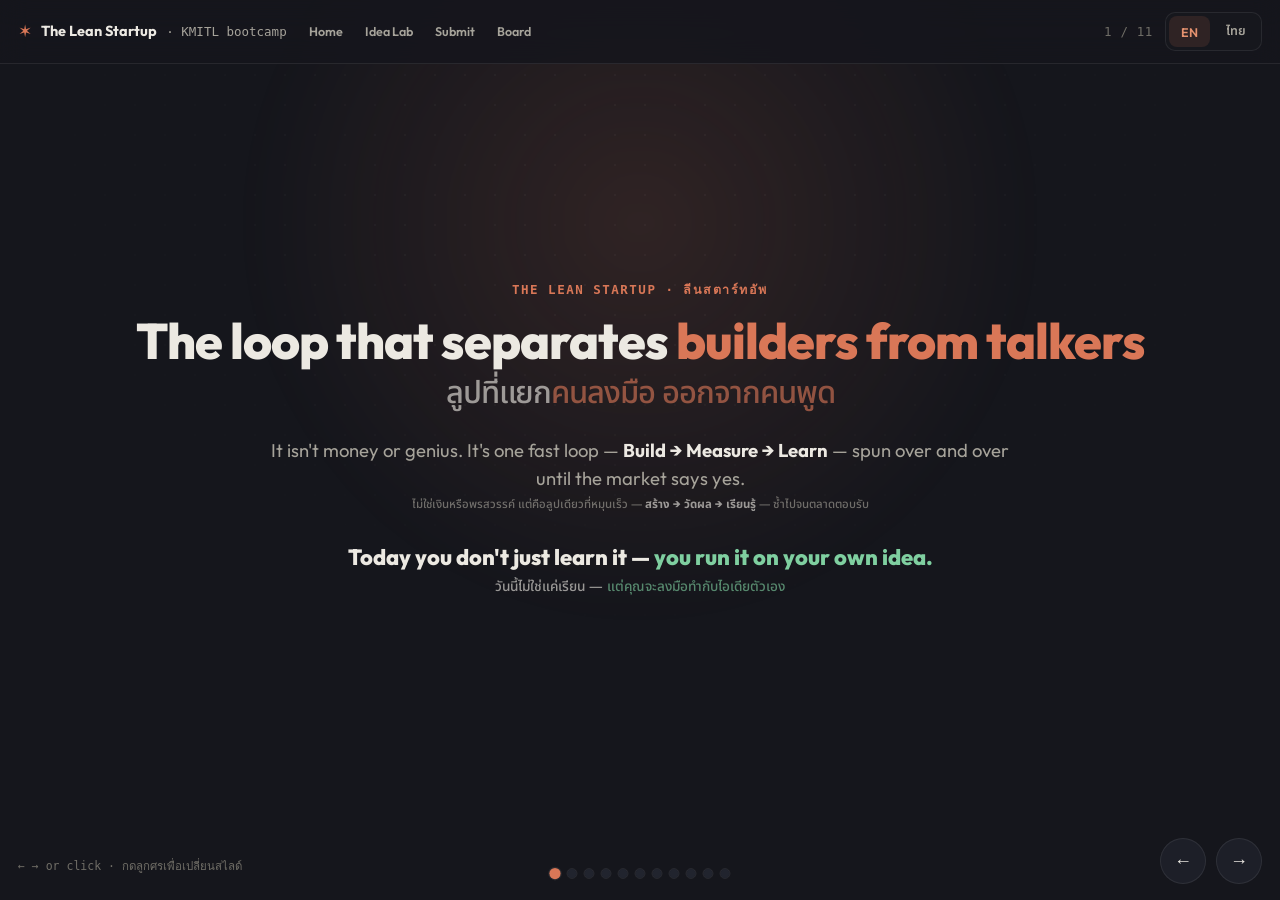
<file: learn.html>
<!DOCTYPE html>
<html lang="en">
<head>
<meta charset="UTF-8" />
<meta name="viewport" content="width=device-width, initial-scale=1.0, viewport-fit=cover" />
<title>KMITL Bootcamp · The Lean Startup — Build · Measure · Learn</title>
<meta name="description" content="A grown-up, interactive Lean Startup workshop: build your MVP, vote pivot-or-persevere, and grade ideas with a weighted rubric. Bilingual EN/TH." />
<meta name="theme-color" content="#15161c" />
<link rel="preconnect" href="https://fonts.googleapis.com" />
<link rel="preconnect" href="https://fonts.gstatic.com" crossorigin />
<link href="https://fonts.googleapis.com/css2?family=Outfit:wght@300;400;500;600;700;800&family=Noto+Sans+Thai:wght@400;500;700;800&display=swap" rel="stylesheet" />
<style>
  :root{
    --bg:#15161c;--bg2:#191b22;--panel:#1d1f28;--panel-soft:#21242e;--panel2:#16171d;
    --line:rgba(255,255,255,0.08);--line2:rgba(217,119,87,0.4);
    --clay:#D97757;--clay2:#E5926F;--clay-dim:rgba(217,119,87,0.13);
    --blue:#7BA9F2;--green:#7FCFA0;--green-dim:rgba(127,207,160,.13);--amber:#E6B566;--rose:#E58A8A;--rose-dim:rgba(229,138,138,.13);--purple:#B79CF0;
    --text:#ECE9E2;--text2:#A6A39A;--text3:#6f6d66;
    --mono:ui-monospace,'SF Mono',SFMono-Regular,Menlo,Consolas,monospace;
    --sans:'Outfit',-apple-system,system-ui,sans-serif;
    --thai:'Noto Sans Thai','Sukhumvit Set','Thonburi',var(--sans);
    --r:18px;
  }
  *,*::before,*::after{margin:0;padding:0;box-sizing:border-box}
  html,body{height:100%}
  body{background:var(--bg);color:var(--text);font-family:var(--sans);font-size:16px;line-height:1.55;overflow:hidden;-webkit-font-smoothing:antialiased}
  ::selection{background:rgba(217,119,87,0.28)}
  .th{font-family:var(--thai)}
  .bg{position:fixed;inset:0;z-index:0;pointer-events:none;overflow:hidden}
  .bg-dots{position:absolute;inset:0;background-image:radial-gradient(rgba(255,255,255,0.05) 1px,transparent 1px);background-size:30px 30px;mask-image:radial-gradient(ellipse 75% 70% at 50% 22%,#000 20%,transparent 75%);opacity:.6}
  .bg-glow{position:absolute;width:70vw;height:70vw;left:50%;top:-25%;transform:translateX(-50%);background:radial-gradient(circle,rgba(217,119,87,.14),transparent 62%);filter:blur(20px)}

  /* bilingual */
  .bi{display:flex;flex-direction:column;gap:.16em}
  .bi .en,.bi .th{transition:font-size .25s,opacity .25s}
  body[data-lang="en"] .bi .th{font-size:.62em;opacity:.62;font-weight:500}
  body[data-lang="th"] .bi{flex-direction:column-reverse}
  body[data-lang="th"] .bi .en{font-size:.62em;opacity:.62;font-weight:500}
  .bi-inline{display:inline-flex}

  /* chrome */
  header.top{position:fixed;top:0;left:0;right:0;z-index:40;display:flex;align-items:center;gap:12px;padding:12px 18px;border-bottom:1px solid var(--line);background:rgba(21,22,28,.86);backdrop-filter:blur(14px)}
  .brand{display:flex;align-items:center;gap:9px;font-weight:700;font-size:14.5px;text-decoration:none;color:var(--text)}
  .brand .star{color:var(--clay);font-size:17px}
  .brand .who{color:var(--text2);font-weight:500;font-size:12.5px;font-family:var(--mono)}
  .spacer{flex:1}
  .counter{font-family:var(--mono);font-size:12.5px;color:var(--text3);letter-spacing:.05em}
  .lang-toggle{display:inline-flex;gap:4px;background:var(--panel2);border:1px solid var(--line);border-radius:10px;padding:3px}
  .lt{cursor:pointer;border:none;background:transparent;color:var(--text2);font-size:12.5px;font-weight:600;padding:6px 12px;border-radius:8px;font-family:inherit}
  .lt.active{background:var(--clay-dim);color:var(--clay2)}
  .lt .thai{font-family:var(--thai)}

  /* deck */
  main.deck{position:relative;z-index:5;height:100dvh}
  .slide{display:none;position:absolute;inset:0;padding:74px clamp(16px,4vw,48px) 96px;overflow-y:auto}
  .slide.active{display:flex}
  .wrap{width:min(1080px,100%);text-align:center;margin:auto}
  .kicker{font-size:12.5px;font-weight:700;color:var(--clay);font-family:var(--mono);letter-spacing:.12em;text-transform:uppercase;margin-bottom:14px}
  h1.big{font-size:clamp(29px,4.4vw,50px);font-weight:800;letter-spacing:-.02em;line-height:1.12}
  h1.big .em{color:var(--clay)}
  h2.mid{font-size:clamp(23px,3.4vw,38px);font-weight:800;letter-spacing:-.02em;line-height:1.16}
  h2.mid .em{color:var(--clay)}
  .caption{margin:24px auto 0;max-width:64ch;color:var(--text2);font-size:clamp(15px,1.6vw,18.5px)}
  .caption b{color:var(--text)}

  /* entrance */
  .pop{opacity:0;transform:translateY(22px);transition:opacity .5s ease,transform .5s ease}
  .slide.show .pop{opacity:1;transform:none}

  /* duo cards (slow vs lean) */
  .duo{display:grid;grid-template-columns:1fr 1fr;gap:18px;margin:30px auto 0;max-width:860px;text-align:left}
  @media(max-width:720px){.duo{grid-template-columns:1fr}}
  .duo-card{position:relative;border:1px solid var(--line);background:var(--panel);border-radius:20px;padding:22px}
  .duo-card .tag{display:inline-block;font-size:12px;font-weight:700;border-radius:8px;padding:4px 11px;margin-bottom:12px}
  .duo-card.no{border-color:rgba(229,138,138,.4)}
  .duo-card.no .tag{background:var(--rose-dim);color:var(--rose)}
  .duo-card.yes{border-color:rgba(127,207,160,.45)}
  .duo-card.yes .tag{background:var(--green-dim);color:var(--green)}
  .duo-card .txt{font-size:clamp(15px,1.8vw,17.5px);font-weight:600;line-height:1.5}

  /* loop */
  .loop{display:flex;align-items:stretch;justify-content:center;gap:14px;margin:32px auto 6px;max-width:880px;flex-wrap:wrap}
  .loop-node{flex:1;min-width:200px;border:1px solid var(--line);background:var(--panel);border-radius:20px;padding:22px 18px;text-align:center}
  .loop-node .ic{font-size:42px;line-height:1}
  .loop-node .nm{margin-top:10px;font-weight:800;font-size:clamp(17px,2vw,21px)}
  .loop-node .nm.c{color:var(--clay)}.loop-node .nm.b{color:var(--blue)}.loop-node .nm.g{color:var(--green)}
  .loop-node .ds{margin-top:6px;font-size:13.5px;color:var(--text2)}
  .loop-arrow{display:flex;align-items:center;font-size:26px;color:var(--text3)}
  @media(max-width:720px){.loop-arrow{transform:rotate(90deg)}}
  .loop-repeat{margin-top:6px;font-family:var(--mono);font-size:13px;color:var(--clay);letter-spacing:.04em}

  /* level cards (MVP) */
  .levels{display:grid;grid-template-columns:repeat(4,1fr);gap:13px;margin:30px auto 0;max-width:1000px;text-align:left}
  @media(max-width:840px){.levels{grid-template-columns:1fr 1fr}}
  @media(max-width:480px){.levels{grid-template-columns:1fr}}
  .lvl{border:1px solid var(--line);background:var(--panel);border-radius:16px;padding:16px 15px;position:relative}
  .lvl .n{font-family:var(--mono);font-size:12px;color:var(--text3);font-weight:700}
  .lvl .h{margin-top:4px;font-weight:800;font-size:15.5px}
  .lvl .d{margin-top:7px;font-size:12.8px;color:var(--text2);line-height:1.45}
  .lvl .e{margin-top:9px;font-size:11.5px;color:var(--clay2);font-style:italic}
  .lvl .when{position:absolute;top:13px;right:13px;font-size:10px;font-weight:800;letter-spacing:.06em;border-radius:6px;padding:3px 7px}
  .lvl .when.now{background:var(--green-dim);color:var(--green)}
  .lvl .when.if{background:var(--amber);color:#241a06}
  .lvl .when.later{background:var(--panel-soft);color:var(--text3);border:1px solid var(--line)}

  /* two-col compare (measure) */
  .cmp{display:grid;grid-template-columns:1fr 1fr;gap:16px;margin:30px auto 0;max-width:860px;text-align:left}
  @media(max-width:720px){.cmp{grid-template-columns:1fr}}
  .cmp-col{border:1px solid var(--line);background:var(--panel);border-radius:18px;padding:20px}
  .cmp-col h4{font-size:14px;font-weight:800;letter-spacing:.02em;margin-bottom:12px}
  .cmp-col.bad h4{color:var(--rose)}.cmp-col.good h4{color:var(--green)}
  .cmp-col ul{list-style:none}
  .cmp-col li{font-size:14.5px;color:var(--text2);padding:6px 0 6px 22px;position:relative}
  .cmp-col li::before{position:absolute;left:0;top:6px;font-weight:800}
  .cmp-col.bad li::before{content:"✕";color:var(--rose)}
  .cmp-col.good li::before{content:"✓";color:var(--green)}
  .cmp-col li .th{display:block;font-size:12px;color:var(--text3)}

  /* pivot types */
  .ptypes{display:flex;gap:12px;justify-content:center;flex-wrap:wrap;margin:28px auto 0;max-width:820px}
  .ptype{border:1px solid var(--line);background:var(--panel-soft);border-radius:14px;padding:13px 18px;text-align:center;min-width:175px}
  .ptype .pi{font-size:26px}
  .ptype .pn{margin-top:6px;font-weight:700;font-size:14.5px}
  .ptype .pd{font-size:12px;color:var(--text2);margin-top:3px}

  /* ---------- WIDGETS ---------- */
  .tool{margin:26px auto 0;max-width:880px;text-align:left}
  .field{margin-bottom:14px}
  .field>label{display:block;font-size:13px;font-weight:700;color:var(--text);margin-bottom:6px}
  .field>label .th{font-weight:500;color:var(--text2)}
  .field .hintlbl{font-size:11.5px;color:var(--text3);font-weight:500}
  input.in,textarea.in,select.in{width:100%;background:var(--panel2);border:1px solid var(--line);border-radius:12px;color:var(--text);font-family:inherit;font-size:16px;padding:12px 14px;outline:none;transition:border-color .15s}
  textarea.in{resize:vertical;min-height:58px;line-height:1.5}
  input.in:focus,textarea.in:focus,select.in:focus{border-color:var(--line2)}
  input.in::placeholder,textarea.in::placeholder{color:var(--text3)}
  select.in{appearance:none;cursor:pointer;background-image:linear-gradient(45deg,transparent 50%,var(--text2) 50%),linear-gradient(135deg,var(--text2) 50%,transparent 50%);background-position:calc(100% - 18px) 19px,calc(100% - 13px) 19px;background-size:5px 5px,5px 5px;background-repeat:no-repeat}
  .grid2{display:grid;grid-template-columns:1fr 1fr;gap:14px}
  @media(max-width:620px){.grid2{grid-template-columns:1fr}}
  .btn{position:relative;display:inline-flex;align-items:center;justify-content:center;gap:9px;cursor:pointer;background:linear-gradient(180deg,var(--clay2),var(--clay));border:none;color:#2a140c;font-size:clamp(15px,1.7vw,17px);font-weight:800;padding:13px 26px;border-radius:13px;transition:transform .14s,box-shadow .2s;font-family:inherit;box-shadow:0 8px 26px rgba(217,119,87,.30)}
  .btn:hover{transform:translateY(-1px);box-shadow:0 12px 34px rgba(217,119,87,.44)}
  .btn:active{transform:scale(.97)}
  .btn.ghost{background:var(--panel);color:var(--text);border:1px solid var(--line);box-shadow:none;font-weight:700}
  .btn.ghost:hover{border-color:var(--line2);box-shadow:none}
  .btn.sm{padding:9px 16px;font-size:13.5px;border-radius:10px}

  /* MVP card output */
  .mvp-card{margin-top:20px;border:1px solid var(--line2);background:var(--panel);border-radius:18px;padding:22px;display:none}
  .mvp-card.show{display:block}
  .mvp-card .ttl{font-family:var(--mono);font-size:12px;color:var(--clay);letter-spacing:.1em;font-weight:700;text-transform:uppercase}
  .mvp-row{display:flex;gap:12px;padding:11px 0;border-top:1px solid var(--line)}
  .mvp-row:first-of-type{border-top:none;margin-top:8px}
  .mvp-row .k{flex:0 0 132px;font-size:12.5px;font-weight:700;color:var(--text2)}
  .mvp-row .k .th{display:block;font-weight:500;color:var(--text3);font-size:11px}
  .mvp-row .v{flex:1;font-size:15px;color:var(--text);white-space:pre-wrap}
  .feedback{margin-top:14px;border-radius:12px;padding:13px 15px;font-size:13.5px;line-height:1.5}
  .feedback.warn{background:var(--amber);color:#241a06}
  .feedback.good{background:var(--green-dim);border:1px solid rgba(127,207,160,.4);color:var(--green)}
  .feedback ul{margin:6px 0 0 18px}
  .feedback li{margin:3px 0}

  /* vote widget */
  .vote-grid{display:grid;grid-template-columns:1fr 1fr;gap:14px;margin-top:6px}
  @media(max-width:560px){.vote-grid{grid-template-columns:1fr}}
  .vote-btn{cursor:pointer;border-radius:16px;padding:20px 16px;text-align:center;font-family:inherit;border:2px solid var(--line);background:var(--panel);transition:.15s;color:var(--text)}
  .vote-btn .vi{font-size:34px;line-height:1}
  .vote-btn .vt{margin-top:8px;font-weight:800;font-size:17px}
  .vote-btn .vs{font-size:12.5px;color:var(--text2);margin-top:3px}
  .vote-btn.persevere:hover,.vote-btn.persevere.sel{border-color:var(--green);background:var(--green-dim)}
  .vote-btn.persevere.sel .vt{color:var(--green)}
  .vote-btn.pivot:hover,.vote-btn.pivot.sel{border-color:var(--rose);background:var(--rose-dim)}
  .vote-btn.pivot.sel .vt{color:var(--rose)}
  .tallybar{display:flex;height:34px;border-radius:10px;overflow:hidden;margin-top:16px;border:1px solid var(--line);background:var(--panel2)}
  .tallybar .seg{display:flex;align-items:center;justify-content:center;font-size:13px;font-weight:800;color:#10110f;transition:width .35s ease;white-space:nowrap;overflow:hidden}
  .tallybar .seg.p{background:var(--green)}
  .tallybar .seg.v{background:var(--rose)}
  .feed{margin-top:16px;display:flex;flex-direction:column;gap:8px;max-height:188px;overflow-y:auto}
  .feed-item{border:1px solid var(--line);background:var(--panel-soft);border-radius:12px;padding:10px 13px;font-size:13.5px;display:flex;gap:10px;align-items:flex-start}
  .feed-item .chip{flex:0 0 auto;font-size:11px;font-weight:800;border-radius:7px;padding:2px 8px;margin-top:1px}
  .feed-item.p .chip{background:var(--green-dim);color:var(--green)}
  .feed-item.v .chip{background:var(--rose-dim);color:var(--rose)}
  .feed-item .ct{color:var(--text2)}
  .feed-empty{color:var(--text3);font-size:13px;text-align:center;padding:18px}
  .reveal{margin-top:16px;border:1px dashed var(--line2);border-radius:14px;overflow:hidden}
  .reveal>summary{cursor:pointer;list-style:none;padding:13px 16px;font-weight:700;font-size:13.5px;color:var(--clay2);display:flex;align-items:center;gap:8px}
  .reveal>summary::-webkit-details-marker{display:none}
  .reveal>summary::before{content:"▸";transition:transform .2s}
  .reveal[open]>summary::before{transform:rotate(90deg)}
  .reveal .rc{padding:0 16px 16px;font-size:13.5px;color:var(--text2);line-height:1.55}
  .reveal .rc b{color:var(--text)}
  .reveal .rc .sig{display:grid;grid-template-columns:auto 1fr;gap:6px 12px;margin-top:8px}
  .reveal .rc .sig .s{font-weight:800;color:var(--clay2)}

  /* rubric */
  .rubric{margin-top:8px}
  .crit{border-top:1px solid var(--line);padding:14px 0}
  .crit:first-child{border-top:none}
  .crit .ch{display:flex;justify-content:space-between;align-items:baseline;gap:10px;margin-bottom:9px}
  .crit .cn{font-size:14.5px;font-weight:700}
  .crit .cn .th{display:block;font-size:12px;color:var(--text2);font-weight:500}
  .crit .cw{flex:0 0 auto;font-family:var(--mono);font-size:11.5px;color:var(--text3);font-weight:700}
  .score-row{display:grid;grid-template-columns:repeat(4,1fr);gap:7px}
  .sbtn{cursor:pointer;border:1px solid var(--line);background:var(--panel2);border-radius:10px;padding:8px 6px;text-align:center;font-family:inherit;color:var(--text2);transition:.13s}
  .sbtn .sv{font-weight:800;font-size:15px;color:var(--text)}
  .sbtn .sl{font-size:10.5px;display:block;margin-top:1px}
  .sbtn:hover{border-color:var(--line2)}
  .sbtn.on{background:var(--clay-dim);border-color:var(--clay)}
  .sbtn.on .sv{color:var(--clay2)}
  .result{margin-top:20px;border:1px solid var(--line2);background:var(--panel);border-radius:18px;padding:20px}
  .result .scoreline{display:flex;align-items:center;gap:16px;flex-wrap:wrap}
  .result .num{font-size:46px;font-weight:800;line-height:1;font-family:var(--sans)}
  .result .num small{font-size:20px;color:var(--text3);font-weight:700}
  .tierbadge{font-size:13px;font-weight:800;border-radius:10px;padding:7px 14px}
  .meter{height:12px;border-radius:99px;background:var(--panel2);border:1px solid var(--line);overflow:hidden;margin-top:14px}
  .meter .mfill{height:100%;border-radius:99px;transition:width .4s ease,background .4s}
  .weak{margin-top:14px;font-size:13.5px;color:var(--text2)}
  .weak b{color:var(--text)}
  .weak .wfix{margin-top:7px;display:flex;flex-direction:column;gap:7px}
  .weak .wf{border-left:3px solid var(--rose);background:var(--rose-dim);border-radius:0 10px 10px 0;padding:8px 12px;font-size:13px}
  .weak .wf .wt{color:var(--text2)}

  .cta-line{margin-top:30px;font-size:clamp(17px,2.1vw,22px);font-weight:800}
  .cta-line .hl{color:var(--green)}

  /* nav */
  .navdots{position:fixed;bottom:22px;left:50%;transform:translateX(-50%);z-index:40;display:flex;gap:8px;max-width:60vw;flex-wrap:wrap;justify-content:center}
  .dotn{width:9px;height:9px;border-radius:50%;border:none;background:var(--panel-soft);outline:1px solid var(--line);cursor:pointer;transition:.2s;padding:0}
  .dotn.on{background:var(--clay);transform:scale(1.25)}
  .navbtns{position:fixed;bottom:16px;right:18px;z-index:40;display:flex;gap:10px}
  .nb{width:46px;height:46px;border-radius:50%;border:1px solid var(--line);background:var(--panel);color:var(--text);font-size:18px;cursor:pointer;transition:.16s;display:flex;align-items:center;justify-content:center}
  .nb:hover{border-color:var(--line2);transform:translateY(-2px)}
  .nb:active{transform:scale(.94)}
  .key-hint{position:fixed;bottom:24px;left:18px;z-index:40;font-size:11.5px;color:var(--text3);font-family:var(--mono)}
  @media(max-width:760px){.key-hint{display:none}}
  .xnav2{display:flex;gap:2px}
  .xnav2 a{font-size:12.5px;color:var(--text2);text-decoration:none;padding:6px 10px;border-radius:8px;font-weight:600;white-space:nowrap}
  .xnav2 a:hover{background:var(--panel-soft);color:var(--text)}
  @media(max-width:820px){.xnav2{display:none}}
  /* slide-2 three-up comparison: stack on phone */
  .cmp.triple{grid-template-columns:1fr 1fr 1fr;max-width:1000px}
  @media(max-width:760px){.cmp.triple{grid-template-columns:1fr}}
  /* phone: bigger rubric score buttons, room under the fixed nav, notch-safe nav */
  @media(max-width:560px){
    .sbtn{min-height:46px}
    .slide{padding-bottom:calc(122px + env(safe-area-inset-bottom))}
    .feed{max-height:none}
    .reveal .rc .sig{grid-template-columns:1fr;gap:2px 0}
    .reveal .rc .sig .s{margin-top:8px}
    .brand .who{display:none}
  }
  .navbtns{bottom:max(16px,calc(env(safe-area-inset-bottom) + 8px))}
  .navdots{bottom:max(22px,calc(env(safe-area-inset-bottom) + 14px))}
</style>
</head>
<body data-lang="en">

<div class="bg"><div class="bg-glow"></div><div class="bg-dots"></div></div>

<header class="top">
  <a class="brand" href="index.html"><span class="star">✶</span> The Lean Startup <span class="who">· KMITL bootcamp</span></a>
  <nav class="xnav2">
    <a href="index.html">Home</a>
    <a href="lab.html">Idea Lab</a>
    <a href="submit.html">Submit</a>
    <a href="board.html">Board</a>
  </nav>
  <div class="spacer"></div>
  <span class="counter" id="counter">1 / 11</span>
  <div class="lang-toggle">
    <button class="lt active" data-lang="en">EN</button>
    <button class="lt" data-lang="th"><span class="thai">ไทย</span></button>
  </div>
</header>

<main class="deck" id="deck">

  <!-- 1 · HOOK -->
  <section class="slide active">
    <div class="wrap">
      <div class="kicker pop">The Lean Startup · ลีนสตาร์ทอัพ</div>
      <h1 class="big pop bi">
        <span class="en">The loop that separates <span class="em">builders from talkers</span></span>
        <span class="th">ลูปที่แยก<span class="em">คนลงมือ ออกจากคนพูด</span></span>
      </h1>
      <p class="caption pop bi">
        <span class="en">It isn't money or genius. It's one fast loop — <b>Build → Measure → Learn</b> — spun over and over until the market says yes.</span>
        <span class="th">ไม่ใช่เงินหรือพรสวรรค์ แต่คือลูปเดียวที่หมุนเร็ว — <b>สร้าง → วัดผล → เรียนรู้</b> — ซ้ำไปจนตลาดตอบรับ</span>
      </p>
      <p class="cta-line pop bi" style="margin-top:26px">
        <span class="en">Today you don't just learn it — <span class="hl">you run it on your own idea.</span></span>
        <span class="th">วันนี้ไม่ใช่แค่เรียน — <span class="hl">แต่คุณจะลงมือทำกับไอเดียตัวเอง</span></span>
      </p>
    </div>
  </section>

  <!-- 2 · BRIEF AI -->
  <section class="slide">
    <div class="wrap">
      <div class="kicker pop">AI · briefly · แบบสั้น ๆ</div>
      <h2 class="mid pop bi">
        <span class="en">AI is your unfair speed — but it gives a <span class="em">draft, not the truth</span></span>
        <span class="th">AI คือความเร็วที่ได้เปรียบ — แต่มันให้แค่ <span class="em">‘ฉบับร่าง’ ไม่ใช่ความจริง</span></span>
      </h2>
      <div class="cmp triple">
        <div class="cmp-col good pop"><h4 class="bi"><span class="en">⚡ Compresses the loop</span><span class="th">⚡ ย่นลูปให้สั้น</span></h4>
          <p style="font-size:14px;color:var(--text2)" class="bi"><span class="en">Research, mockups, copy, code — minutes, not weeks.</span><span class="th">รีเสิร์ช ภาพม็อกอัพ งานเขียน โค้ด — ใช้เวลาเป็นนาที ไม่ใช่เป็นสัปดาห์</span></p></div>
        <div class="cmp-col bad pop"><h4 class="bi"><span class="en">⚠ Invents things</span><span class="th">⚠ มันแต่งข้อมูลขึ้นเอง</span></h4>
          <p style="font-size:14px;color:var(--text2)" class="bi"><span class="en">Numbers, citations, and ~45% of its code is insecure.</span><span class="th">ตัวเลข แหล่งอ้างอิง และโค้ดไม่ปลอดภัยราว 45%</span></p></div>
        <div class="cmp-col pop" style="border-color:var(--line2)"><h4 style="color:var(--clay2)" class="bi"><span class="en">✓ Your job</span><span class="th">✓ หน้าที่ของเรา</span></h4>
          <p style="font-size:14px;color:var(--text2)" class="bi"><span class="en">Use it for speed, then verify every claim before you trust it.</span><span class="th">ใช้มันเพื่อความเร็ว แล้วตรวจสอบทุกอย่างให้แน่ใจก่อนจะเชื่อ</span></p></div>
      </div>
      <p class="caption pop bi">
        <span class="en">You already know how to prompt. The founder skill is <b>knowing which claims to challenge</b> — that's also what makes a grant defensible.</span>
        <span class="th">คุณรู้วิธี prompt อยู่แล้ว ทักษะของผู้ก่อตั้งคือ <b>รู้ว่าควรตั้งคำถามกับข้ออ้างไหน</b> — และนั่นคือสิ่งที่ทำให้ขอทุนได้อย่างมีน้ำหนัก</span>
      </p>
    </div>
  </section>

  <!-- 3 · SLOW vs LEAN -->
  <section class="slide">
    <div class="wrap">
      <h2 class="mid pop bi">
        <span class="en">The slow way <span class="em">vs</span> the lean way</span>
        <span class="th">ทางช้า <span class="em">vs</span> ทางลีน</span>
      </h2>
      <div class="duo">
        <div class="duo-card no pop">
          <span class="tag bi"><span class="en">✕ The slow way — how most fail</span><span class="th">✕ ทางช้า — ที่คนส่วนใหญ่พลาด</span></span>
          <p class="txt bi"><span class="en">Build the “perfect” product in secret for 6 months. Launch. Nobody wants it. Six months gone — building something no one asked for.</span><span class="th">สร้างของ ‘สมบูรณ์แบบ’ เงียบ ๆ 6 เดือน เปิดตัว ไม่มีใครใช้ เสีย 6 เดือนไปกับสิ่งที่ไม่มีใครต้องการ</span></p>
        </div>
        <div class="duo-card yes pop">
          <span class="tag bi"><span class="en">✓ The lean way — the loop that wins</span><span class="th">✓ ทางลีน — ลูปที่ชนะ</span></span>
          <p class="txt bi"><span class="en">Ship the smallest test in days. Watch real users. Learn from data. Improve. Every lap, the product gets smarter.</span><span class="th">ปล่อยตัวทดสอบเล็กสุดภายใน 2–3 วัน ดูผู้ใช้จริง เรียนรู้จากข้อมูล แล้วปรับ ทุกรอบที่หมุน ผลิตภัณฑ์ก็ฉลาดขึ้น</span></p>
        </div>
      </div>
      <div id="lvSVL" class="pop" style="margin:24px auto 0;max-width:640px"></div>
      <p class="caption pop bi">
        <span class="en">Rule of thumb: <b>if you're not a little embarrassed by v1, you launched too late.</b></span>
        <span class="th">กฎง่าย ๆ: <b>ถ้า v1 ไม่ทำให้คุณเขินนิดหน่อย แปลว่าคุณปล่อยช้าไป</b></span>
      </p>
    </div>
  </section>

  <!-- 4 · THE LOOP -->
  <section class="slide">
    <div class="wrap">
      <h2 class="mid pop bi">
        <span class="en">The engine: <span class="em">Build → Measure → Learn</span></span>
        <span class="th">เครื่องยนต์: <span class="em">สร้าง → วัดผล → เรียนรู้</span></span>
      </h2>
      <div id="lvLoop" class="pop" style="max-width:380px;margin:18px auto 0"></div>
      <p class="caption pop bi">
        <span class="en">The product isn't the point. <b>Speed of learning</b> is the only advantage a startup actually has.</span>
        <span class="th">ตัวผลิตภัณฑ์ไม่ใช่ประเด็น <b>ความเร็วในการเรียนรู้</b> คือข้อได้เปรียบเดียวที่สตาร์ทอัพมีจริง</span>
      </p>
    </div>
  </section>

  <!-- 5 · MVP LEVELS -->
  <section class="slide">
    <div class="wrap">
      <h2 class="mid pop bi">
        <span class="en">MVP = the smallest thing <span class="em">real people can use</span></span>
        <span class="th">MVP = สิ่งเล็กสุดที่<span class="em">คนจริงใช้ได้</span></span>
      </h2>
      <div id="lvLadder" class="pop" style="margin:22px auto 0"></div>
      <div class="levels">
        <div class="lvl pop"><span class="when now bi-inline"><span class="en">DO TODAY</span></span><div class="n">LEVEL 1</div><div class="h bi"><span class="en">Demand test</span><span class="th">ทดสอบความต้องการ</span></div><div class="d bi"><span class="en">Fake-door landing page, waitlist, explainer video.</span><span class="th">หน้าแลนดิ้งหลอก ลิสต์รอ วิดีโออธิบาย</span></div><div class="e">Dropbox: 5k → 75k waitlist</div></div>
        <div class="lvl pop"><span class="when now">DO TODAY</span><div class="n">LEVEL 2</div><div class="h bi"><span class="en">Prototype</span><span class="th">โปรโตไทป์</span></div><div class="d bi"><span class="en">Clickable mockup — how it looks &amp; feels to use.</span><span class="th">ม็อกอัพกดได้ — หน้าตาและการใช้งาน</span></div><div class="e bi"><span class="en">Proof it's real, not imaginary</span><span class="th">พิสูจน์ว่ามีจริง</span></div></div>
        <div class="lvl pop"><span class="when if">IF READY</span><div class="n">LEVEL 3</div><div class="h bi"><span class="en">Functional</span><span class="th">ใช้งานได้จริง</span></div><div class="d bi"><span class="en">Single feature, Wizard-of-Oz, or concierge by hand.</span><span class="th">ฟีเจอร์เดียว ทำมือหลังบ้าน</span></div><div class="e">Zappos &amp; Airbnb began here</div></div>
        <div class="lvl pop"><span class="when later">LATER</span><div class="n">LEVEL 4</div><div class="h bi"><span class="en">Marketable</span><span class="th">ขายได้</span></div><div class="d bi"><span class="en">Smallest version a customer actually pays for.</span><span class="th">เวอร์ชันเล็กสุดที่ลูกค้ายอมจ่าย</span></div><div class="e bi"><span class="en">The goal after the bootcamp</span><span class="th">เป้าหมายหลังบูทแคมป์</span></div></div>
      </div>
      <p class="caption pop bi">
        <span class="en">Pick the <b>lowest level that tests your riskiest assumption.</b> Ugly but real beats polished but imaginary.</span>
        <span class="th">เลือก<b>ระดับต่ำสุดที่ทดสอบสมมติฐานเสี่ยงสุดได้</b> ของจริงแต่ดิบ ชนะของสวยที่ยังเป็นแค่จินตนาการ</span>
      </p>
    </div>
  </section>

  <!-- 6 · INTERACTIVE: BUILD YOUR MVP -->
  <section class="slide">
    <div class="wrap">
      <div class="kicker pop">Your turn · ตาคุณแล้ว · interactive</div>
      <h2 class="mid pop bi">
        <span class="en">Build <span class="em">your</span> MVP</span>
        <span class="th">ออกแบบ MVP <span class="em">ของคุณ</span></span>
      </h2>
      <p class="caption pop bi" style="margin-top:14px;max-width:60ch">
        <span class="en">Fill the five boxes. Keep it brutally small.</span>
        <span class="th">เติมห้าช่อง ให้เล็กที่สุดเท่าที่ทำได้</span>
      </p>
      <div class="tool pop">
        <div class="grid2">
          <div class="field"><label class="bi"><span class="en">1 · The problem <span class="hintlbl">— a real, specific pain</span></span><span class="th">1 · ปัญหา — ที่เจ็บจริงและเฉพาะ</span></label><textarea class="in" id="mvProblem" placeholder="e.g. Durian exporters can't verify ripeness per crate, so rejected shipments cost them millions."></textarea></div>
          <div class="field"><label class="bi"><span class="en">2 · The customer <span class="hintlbl">— who exactly (not “everyone”)</span></span><span class="th">2 · ลูกค้า — ใครกันแน่ (ไม่ใช่ ‘ทุกคน’)</span></label><textarea class="in" id="mvCustomer" placeholder="e.g. Mid-size durian packhouses exporting to China."></textarea></div>
        </div>
        <div class="field"><label class="bi"><span class="en">3 · Riskiest assumption <span class="hintlbl">— the one thing that must be true</span></span><span class="th">3 · สมมติฐานเสี่ยงสุด — สิ่งเดียวที่ต้องเป็นจริง</span></label><textarea class="in" id="mvRisk" placeholder="e.g. Packhouses will trust a sucrose-based reading enough to sort by it."></textarea></div>
        <div class="grid2">
          <div class="field"><label class="bi"><span class="en">4 · Your MVP level <span class="hintlbl">— smallest test</span></span><span class="th">4 · ระดับ MVP — ทดสอบเล็กสุด</span></label>
            <select class="in" id="mvLevel">
              <option value="">— choose / เลือก —</option>
              <option value="Demand test — fake-door landing / waitlist">L1 · Demand test (landing / waitlist)</option>
              <option value="Prototype — clickable mockup">L2 · Prototype (clickable mockup)</option>
              <option value="Functional — single feature / concierge">L3 · Functional (single feature / concierge)</option>
              <option value="Marketable — smallest paid version">L4 · Marketable (smallest paid version)</option>
            </select>
          </div>
          <div class="field"><label class="bi"><span class="en">5 · Success metric <span class="hintlbl">— a number that proves it</span></span><span class="th">5 · ตัวชี้วัด — ตัวเลขที่พิสูจน์ได้</span></label><input class="in" id="mvMetric" placeholder="e.g. 20% of visitors join the waitlist in 1 week." /></div>
        </div>
        <button class="btn" id="mvpGen"><span class="bi bi-inline"><span class="en">Generate my MVP card</span><span class="th">สร้างการ์ด MVP ของฉัน</span></span></button>

        <div class="mvp-card" id="mvpCard">
          <div class="ttl">Your MVP · การ์ด MVP</div>
          <div class="mvp-row"><div class="k">Problem<span class="th">ปัญหา</span></div><div class="v" id="oProblem"></div></div>
          <div class="mvp-row"><div class="k">Customer<span class="th">ลูกค้า</span></div><div class="v" id="oCustomer"></div></div>
          <div class="mvp-row"><div class="k">Riskiest assumption<span class="th">สมมติฐานเสี่ยงสุด</span></div><div class="v" id="oRisk"></div></div>
          <div class="mvp-row"><div class="k">We'll build<span class="th">เราจะสร้าง</span></div><div class="v" id="oLevel"></div></div>
          <div class="mvp-row"><div class="k">Success =<span class="th">สำเร็จเมื่อ</span></div><div class="v" id="oMetric"></div></div>
          <div id="mvpFeedback"></div>
        </div>
      </div>
    </div>
  </section>

  <!-- 7 · MEASURE -->
  <section class="slide">
    <div class="wrap">
      <h2 class="mid pop bi">
        <span class="en">Measure what <span class="em">matters</span> — not what flatters</span>
        <span class="th">วัดสิ่งที่<span class="em">สำคัญ</span> ไม่ใช่สิ่งที่ทำให้รู้สึกดี</span>
      </h2>
      <div class="cmp">
        <div class="cmp-col bad pop">
          <h4 class="bi"><span class="en">Vanity metrics — feel good, mean little</span><span class="th">ตัวเลขลวงตา — ดูดีแต่ไม่บอกอะไร</span></h4>
          <ul>
            <li class="bi"><span class="en">Page views &amp; impressions</span><span class="th">ยอดวิว ยอดเห็น</span></li>
            <li class="bi"><span class="en">Likes &amp; followers</span><span class="th">ไลก์และผู้ติดตาม</span></li>
            <li class="bi"><span class="en">Sign-ups that never come back</span><span class="th">คนสมัครที่ไม่กลับมาอีก</span></li>
            <li class="bi"><span class="en">“People said they loved it”</span><span class="th">“คนบอกว่าชอบ”</span></li>
          </ul>
        </div>
        <div class="cmp-col good pop">
          <h4 class="bi"><span class="en">Real metrics — tied to behaviour &amp; money</span><span class="th">ตัวเลขจริง — ผูกกับพฤติกรรมและเงิน</span></h4>
          <ul>
            <li class="bi"><span class="en">Activation: they complete the core task</span><span class="th">การเริ่มใช้: ทำงานหลักได้สำเร็จ</span></li>
            <li class="bi"><span class="en">Retention: they come back &amp; use it again</span><span class="th">การกลับมา: ใช้ซ้ำ</span></li>
            <li class="bi"><span class="en">Conversion: waitlist, pre-order, payment</span><span class="th">การเปลี่ยนเป็นลูกค้า: ลิสต์รอ พรีออเดอร์ จ่ายเงิน</span></li>
            <li class="bi"><span class="en">Willingness to pay (the honest one)</span><span class="th">ความยอมจ่าย (ตัวจริง)</span></li>
          </ul>
        </div>
      </div>
      <p class="caption pop bi">
        <span class="en">One engaged user who comes back beats a thousand who bounce. <b>Behaviour &gt; opinion.</b></span>
        <span class="th">ผู้ใช้ที่กลับมาหนึ่งคน ชนะพันคนที่จากไป <b>พฤติกรรม &gt; คำพูด</b></span>
      </p>
    </div>
  </section>

  <!-- 8 · PIVOT -->
  <section class="slide">
    <div class="wrap">
      <h2 class="mid pop bi">
        <span class="en">Pivot: <span class="em">change direction, keep the learning</span></span>
        <span class="th">พิวอต: <span class="em">เปลี่ยนทิศ แต่เก็บสิ่งที่เรียนรู้</span></span>
      </h2>
      <p class="caption pop bi" style="margin-top:16px">
        <span class="en">You measure, and the data says “this isn't working.” That's not failure — <b>that's information.</b> A pivot keeps what you learned and changes the approach.</span>
        <span class="th">คุณวัดผล แล้วข้อมูลบอกว่า ‘อันนี้ไม่เวิร์ก’ นั่นไม่ใช่ความล้มเหลว — <b>มันคือข้อมูล</b> พิวอตคือเก็บสิ่งที่เรียนรู้ไว้ แล้วเปลี่ยนวิธี</span>
      </p>
      <div id="lvPivots" class="pop" style="margin:24px auto 0"></div>
      <p class="caption pop bi" style="margin-top:22px">
        <span class="en"><b>Smart founders pivot. Stubborn ones sink.</b> The skill is reading the signal honestly.</span>
        <span class="th"><b>ผู้ก่อตั้งที่ฉลาดพิวอต คนที่ดื้อจมน้ำ</b> ทักษะคืออ่านสัญญาณอย่างซื่อสัตย์</span>
      </p>
    </div>
  </section>

  <!-- 9 · INTERACTIVE: PIVOT OR PERSEVERE -->
  <section class="slide">
    <div class="wrap">
      <div class="kicker pop">Decide together · ตัดสินด้วยกัน · interactive</div>
      <h2 class="mid pop bi">
        <span class="en">Pivot or <span class="em">persevere?</span></span>
        <span class="th">พิวอต หรือ <span class="em">ไปต่อ?</span></span>
      </h2>
      <div class="tool pop" style="max-width:760px">
        <div class="field"><label class="bi"><span class="en">Team / idea under review</span><span class="th">ทีม / ไอเดียที่กำลังรีวิว</span></label><input class="in" id="pvTeam" placeholder="e.g. Pet Connect" /></div>
        <div class="feedback" style="background:var(--panel-soft);border:1px dashed var(--line2);color:var(--text2)">
          <b style="color:var(--text)" class="bi bi-inline"><span class="en">The signal</span><span class="th">สัญญาณ</span></b>
          <div class="bi" style="margin-top:5px"><span class="en">They shipped the MVP. 200 visitors, 3 sign-ups — but those 3 use it every day and emailed asking for a feature they didn't build. Read it: persevere, or pivot?</span><span class="th">ปล่อย MVP แล้ว มีคนเข้า 200 สมัคร 3 — แต่ 3 คนนั้นใช้ทุกวัน และอีเมลมาขอฟีเจอร์ที่ทีมยังไม่ได้ทำ อ่านสัญญาณ: ไปต่อ หรือพิวอต?</span></div>
        </div>
        <div class="vote-grid">
          <button class="vote-btn persevere" id="vbP"><div class="vi">🚀</div><div class="vt bi bi-inline"><span class="en">Persevere</span><span class="th">ไปต่อ</span></div><div class="vs bi bi-inline"><span class="en">stay the course</span><span class="th">เดินหน้าต่อ</span></div></button>
          <button class="vote-btn pivot" id="vbV"><div class="vi">🔀</div><div class="vt bi bi-inline"><span class="en">Pivot</span><span class="th">พิวอต</span></div><div class="vs bi bi-inline"><span class="en">change direction</span><span class="th">เปลี่ยนทิศ</span></div></button>
        </div>
        <div class="field" style="margin-top:14px"><label class="bi"><span class="en">Your reason <span class="hintlbl">(optional — then click a vote above)</span></span><span class="th">เหตุผลของคุณ (ไม่บังคับ — แล้วกดโหวตด้านบน)</span></label><input class="in" id="pvReason" placeholder="Why? / เพราะอะไร?" /></div>
        <div class="tallybar" id="pvBar"><div class="seg p" id="pvSegP" style="width:50%">0</div><div class="seg v" id="pvSegV" style="width:50%">0</div></div>
        <div class="feed" id="pvFeed"><div class="feed-empty bi"><span class="en">No votes yet — cast the first one.</span><span class="th">ยังไม่มีโหวต — เริ่มโหวตแรกเลย</span></div></div>
        <div style="margin-top:14px;display:flex;gap:10px;flex-wrap:wrap">
          <button class="btn ghost sm" id="pvReset"><span class="bi bi-inline"><span class="en">↺ Reset for next team</span><span class="th">↺ รีเซ็ตสำหรับทีมถัดไป</span></span></button>
        </div>
        <details class="reveal">
          <summary class="bi bi-inline"><span class="en">How to read the signal (the logic)</span><span class="th">วิธีอ่านสัญญาณ (ตรรกะ)</span></summary>
          <div class="rc">
            <div class="bi"><span class="en">There's no “correct” vote — but the data usually points one way:</span><span class="th">ไม่มีโหวตที่ ‘ถูก’ ตายตัว — แต่ข้อมูลมักชี้ทางใดทางหนึ่ง:</span></div>
            <div class="sig">
              <span class="s">Few users, high love →</span><span class="bi"><span class="en"><b>customer pivot.</b> Wrong crowd, right value. Find more people like the 3 who stayed.</span><span class="th"><b>พิวอตลูกค้า</b> กลุ่มผิด คุณค่าถูก หาคนแบบ 3 คนที่อยู่ต่อให้มากขึ้น</span></span>
              <span class="s">Many users, flat usage →</span><span class="bi"><span class="en"><b>problem pivot.</b> You drew a crowd but solved nothing they care about.</span><span class="th"><b>พิวอตปัญหา</b> ดึงคนมาได้ แต่ไม่ได้แก้สิ่งที่เขาแคร์</span></span>
              <span class="s">Strong pull, can't keep up →</span><span class="bi"><span class="en"><b>persevere</b> and double down. The market is pulling.</span><span class="th"><b>ไปต่อ</b> และเร่งเครื่อง ตลาดกำลังดึง</span></span>
              <span class="s">Nothing moves at all →</span><span class="bi"><span class="en">back to the loop — your riskiest assumption was wrong.</span><span class="th">กลับเข้าลูป — สมมติฐานเสี่ยงสุดผิด</span></span>
            </div>
          </div>
        </details>
      </div>
    </div>
  </section>

  <!-- 10 · INTERACTIVE: GRADING RUBRIC -->
  <section class="slide">
    <div class="wrap">
      <div class="kicker pop">Score it · ให้คะแนน · interactive</div>
      <h2 class="mid pop bi">
        <span class="en">Grade the idea <span class="em">— with logic</span></span>
        <span class="th">ให้คะแนนไอเดีย <span class="em">— อย่างมีตรรกะ</span></span>
      </h2>
      <p class="caption pop bi" style="margin-top:12px;max-width:62ch">
        <span class="en">Score each criterion 0–3. Each is <b>weighted</b> — the total out of 100 maps to a funding tier, and the tool tells you what to fix first.</span>
        <span class="th">ให้คะแนนแต่ละข้อ 0–3 แต่ละข้อมี <b>น้ำหนัก</b> รวมเป็น 100 แล้วแมปเป็นระดับความพร้อมขอทุน พร้อมบอกว่าควรแก้อะไรก่อน</span>
      </p>
      <div class="tool pop">
        <div class="rubric" id="rubric"><!-- injected --></div>
        <div class="result">
          <div class="scoreline">
            <div class="num"><span id="rTotal">0</span><small>/100</small></div>
            <div class="tierbadge" id="rTier">—</div>
          </div>
          <div class="meter"><div class="mfill" id="rMeter" style="width:0%;background:var(--rose)"></div></div>
          <div class="weak" id="rWeak"></div>
        </div>
      </div>
    </div>
  </section>

  <!-- 11 · CLOSE -->
  <section class="slide">
    <div class="wrap">
      <div class="kicker pop">Now go · ลงมือเลย</div>
      <h1 class="big pop bi">
        <span class="en">Stop polishing the idea.<br><span class="em">Start shipping the proof.</span></span>
        <span class="th">หยุดขัดเกลาไอเดีย<br><span class="em">เริ่มส่งหลักฐาน</span></span>
      </h1>
      <p class="caption pop bi">
        <span class="en">You came in with an idea. Walk out with something real — a working demo, a tested assumption, a graded plan. <b>Then go get the grant.</b></span>
        <span class="th">คุณเข้ามาพร้อมไอเดีย เดินออกไปพร้อมของจริง — ชิ้นงานที่สร้าง สมมติฐานที่ทดสอบ แผนที่ถูกให้คะแนน <b>แล้วไปคว้าทุน</b></span>
      </p>
      <p class="cta-line pop bi">
        <span class="en">Build small. Launch fast. Learn from real people. <span class="hl">That's the whole game.</span> 🚀</span>
        <span class="th">สร้างเล็ก ปล่อยไว เรียนจากคนจริง <span class="hl">นี่แหละทั้งเกม</span> 🚀</span>
      </p>
    </div>
  </section>

</main>

<div class="navdots" id="dots"></div>
<div class="navbtns">
  <button class="nb" id="prev" aria-label="Previous">←</button>
  <button class="nb" id="next" aria-label="Next">→</button>
</div>
<div class="key-hint">← → or click · กดลูกศรเพื่อเปลี่ยนสไลด์</div>

<script src="viz.js"></script>
<script>
(function(){
  var slides=[].slice.call(document.querySelectorAll('.slide'));
  var N=slides.length,cur=0,busy=false;
  var dots=document.getElementById('dots');
  slides.forEach(function(_,i){
    var d=document.createElement('button');d.className='dotn'+(i===0?' on':'');d.setAttribute('aria-label','Slide '+(i+1));
    d.addEventListener('click',function(){go(i);});dots.appendChild(d);
  });
  var dotEls=[].slice.call(dots.children);
  document.getElementById('counter').textContent='1 / '+N;
  function enter(s){
    var pops=s.querySelectorAll('.pop');
    pops.forEach(function(p,i){p.style.transitionDelay=(i*0.06)+'s';});
    requestAnimationFrame(function(){requestAnimationFrame(function(){s.classList.add('show');});});
  }
  function go(n){
    if(n<0||n>=N||n===cur||busy)return;busy=true;
    slides[cur].classList.remove('active');slides[cur].classList.remove('show');
    cur=n;slides[cur].classList.add('active');
    dotEls.forEach(function(d,i){d.classList.toggle('on',i===cur);});
    document.getElementById('counter').textContent=(cur+1)+' / '+N;
    enter(slides[cur]);
    setTimeout(function(){busy=false;},230);
  }
  document.getElementById('next').addEventListener('click',function(){go(cur+1);});
  document.getElementById('prev').addEventListener('click',function(){go(cur-1);});
  document.addEventListener('keydown',function(e){
    var t=e.target.tagName;if(t==='INPUT'||t==='TEXTAREA'||t==='SELECT')return;
    if(e.key==='ArrowRight'||e.key==='PageDown'){e.preventDefault();go(cur+1);}
    if(e.key==='ArrowLeft'||e.key==='PageUp'){e.preventDefault();go(cur-1);}
  });
  var tx=null,ty=null;
  document.addEventListener('touchstart',function(e){tx=e.touches[0].clientX;ty=e.touches[0].clientY;},{passive:true});
  document.addEventListener('touchend',function(e){
    if(tx===null)return;var dx=e.changedTouches[0].clientX-tx,dy=e.changedTouches[0].clientY-ty;tx=null;
    if(Math.abs(dx)>70&&Math.abs(dx)>Math.abs(dy)*1.5){dx<0?go(cur+1):go(cur-1);}
  },{passive:true});

  /* language toggle */
  var lts=[].slice.call(document.querySelectorAll('.lt'));
  lts.forEach(function(b){b.addEventListener('click',function(){
    document.body.dataset.lang=b.dataset.lang;
    lts.forEach(function(x){x.classList.toggle('active',x===b);});
  });});

  var TH=function(){return document.body.dataset.lang==='th';};
  function bi(en,th){return '<span class="bi bi-inline"><span class="en">'+en+'</span><span class="th">'+th+'</span></span>';}
  function esc(s){return (s||'').replace(/[&<>]/g,function(c){return({'&':'&amp;','<':'&lt;','>':'&gt;'})[c];});}

  /* ---------- MVP builder ---------- */
  var mb=document.getElementById('mvpGen');
  mb.addEventListener('click',function(){
    var problem=document.getElementById('mvProblem').value.trim();
    var customer=document.getElementById('mvCustomer').value.trim();
    var risk=document.getElementById('mvRisk').value.trim();
    var level=document.getElementById('mvLevel').value;
    var metric=document.getElementById('mvMetric').value.trim();
    var dash='—';
    document.getElementById('oProblem').textContent=problem||dash;
    document.getElementById('oCustomer').textContent=customer||dash;
    document.getElementById('oRisk').textContent=risk||dash;
    document.getElementById('oLevel').textContent=level||dash;
    document.getElementById('oMetric').textContent=metric||dash;
    /* validation logic */
    var flags=[];
    if(!problem) flags.push(bi('Add the problem — what specific pain, for a real situation.','ใส่ปัญหา — เจ็บอะไร ในสถานการณ์จริงแบบไหน'));
    if(!customer){ flags.push(bi('Name the customer — a specific, reachable group.','ระบุลูกค้า — กลุ่มที่เฉพาะและเข้าถึงได้'));}
    else if(/every\s?one|everybody|\ball\b|anyone|ทุกคน|ใครก็ได้|คนทั่วไป/i.test(customer)){ flags.push(bi('“Everyone” is no one — narrow to one specific segment.','‘ทุกคน’ = ไม่มีใคร — แคบลงเหลือกลุ่มเดียวที่ชัด'));}
    if(!risk) flags.push(bi('State your riskiest assumption — the one thing that, if false, kills it.','ระบุสมมติฐานเสี่ยงสุด — สิ่งเดียวที่ถ้าผิดแล้วจบ'));
    if(!level) flags.push(bi('Pick an MVP level — the smallest test, not a finished app.','เลือกระดับ MVP — ทดสอบเล็กสุด ไม่ใช่แอปสมบูรณ์'));
    if(!metric){ flags.push(bi('Add a success metric.','ใส่ตัวชี้วัดความสำเร็จ'));}
    else if(!/\d|%|percent|rate|ratio|จำนวน|ราย|คน|บาท|เปอร์เซ็น|อัตรา/i.test(metric)){ flags.push(bi('Make the metric measurable — put a number or % on it.','ทำให้วัดได้ — ใส่ตัวเลขหรือ %'));}
    /* level vs assumption nudge */
    if(level.indexOf('Marketable')===0||/Marketable/.test(level)){ flags.push(bi('Level 4 is usually too big for a first test — can a demand test or prototype prove the same assumption faster?','ระดับ 4 มักใหญ่ไปสำหรับเทสต์แรก — demand test หรือ prototype พิสูจน์สมมติฐานเดียวกันได้ไวกว่าไหม'));}
    var fb=document.getElementById('mvpFeedback');
    if(flags.length){
      fb.className='feedback warn';
      fb.innerHTML='<b>'+ (TH()?'ทำให้คมขึ้น:':'Sharpen this:') +'</b><ul><li>'+flags.join('</li><li>')+'</li></ul>';
    }else{
      fb.className='feedback good';
      fb.innerHTML='✓ '+bi('Sharp and testable. This is buildable today — go build your demo.','คมและทดสอบได้ สร้างได้วันนี้ — ไปทำเดโม่เลย');
    }
    document.getElementById('mvpCard').classList.add('show');
  });

  /* ---------- Pivot vote ---------- */
  var pv={p:0,v:0,items:[]};
  function pvRender(){
    var tot=pv.p+pv.v;
    var pp=tot?Math.round(pv.p/tot*100):50, vp=100-pp; if(!tot){pp=50;vp=50;}
    var segP=document.getElementById('pvSegP'),segV=document.getElementById('pvSegV');
    segP.style.width=pp+'%';segV.style.width=vp+'%';
    segP.textContent=pv.p?(pv.p+(pp>14?(TH()?' ไปต่อ':' persevere'):'')):'';
    segV.textContent=pv.v?(pv.v+(vp>14?(TH()?' พิวอต':' pivot'):'')):'';
    var feed=document.getElementById('pvFeed');
    if(!pv.items.length){feed.innerHTML='<div class="feed-empty">'+bi('No votes yet — cast the first one.','ยังไม่มีโหวต — เริ่มโหวตแรกเลย')+'</div>';return;}
    feed.innerHTML=pv.items.map(function(it){
      var lbl=it.type==='p'?bi('Persevere','ไปต่อ'):bi('Pivot','พิวอต');
      var reason=it.reason?'<span class="ct">'+esc(it.reason)+'</span>':'<span class="ct" style="opacity:.5">'+(TH()?'(ไม่มีเหตุผล)':'(no reason given)')+'</span>';
      return '<div class="feed-item '+it.type+'"><span class="chip">'+lbl+'</span>'+reason+'</div>';
    }).join('');
  }
  function castVote(type){
    var reason=document.getElementById('pvReason').value.trim();
    pv.items.unshift({type:type,reason:reason});
    if(type==='p')pv.p++;else pv.v++;
    document.getElementById('pvReason').value='';
    document.getElementById('vbP').classList.toggle('sel',type==='p');
    document.getElementById('vbV').classList.toggle('sel',type==='v');
    setTimeout(function(){document.getElementById('vbP').classList.remove('sel');document.getElementById('vbV').classList.remove('sel');},450);
    pvRender();
  }
  document.getElementById('vbP').addEventListener('click',function(){castVote('p');});
  document.getElementById('vbV').addEventListener('click',function(){castVote('v');});
  document.getElementById('pvReset').addEventListener('click',function(){
    pv={p:0,v:0,items:[]};document.getElementById('pvTeam').value='';document.getElementById('pvReason').value='';pvRender();
  });
  pvRender();

  /* ---------- Grading rubric ---------- */
  var CRIT=[
    {id:'problem',w:20,en:'Problem is real &amp; specific',th:'ปัญหาจริงและเฉพาะเจาะจง',
      fix:{en:'Talk to 3 real people with this pain before building. Specific beats broad.',th:'คุยกับคนที่เจ็บจริง 3 คนก่อนสร้าง เฉพาะเจาะจงดีกว่ากว้าง'}},
    {id:'customer',w:15,en:'Customer is a named, reachable segment',th:'ลูกค้าเป็นกลุ่มที่ชัดและเข้าถึงได้',
      fix:{en:'Replace “everyone” with one segment you can name and find this week.',th:'แทน ‘ทุกคน’ ด้วยกลุ่มเดียวที่ระบุชื่อและหาเจอในสัปดาห์นี้'}},
    {id:'innovation',w:20,en:'Innovation / defensibility — new, not reselling',th:'นวัตกรรม / ลอกยาก — ใหม่ ไม่ใช่ซื้อมาขายไป',
      fix:{en:'Name what you do that the market doesn\'t have. Reselling isn\'t fundable.',th:'ระบุสิ่งที่คุณทำซึ่งตลาดยังไม่มี ซื้อมาขายไปขอทุนไม่ได้'}},
    {id:'mvp',w:15,en:'MVP is truly minimal AND testable',th:'MVP เล็กสุดจริง และทดสอบได้',
      fix:{en:'Cut scope to the one test of your riskiest assumption. Ship in days, not weeks.',th:'ตัดให้เหลือการทดสอบสมมติฐานเสี่ยงสุดหนึ่งอย่าง ปล่อยใน 2–3 วัน'}},
    {id:'assumption',w:15,en:'Riskiest assumption named &amp; being tested',th:'ระบุสมมติฐานเสี่ยงสุด และกำลังทดสอบ',
      fix:{en:'Write the one thing that, if false, kills the idea — then design the test for it.',th:'เขียนสิ่งเดียวที่ถ้าผิดแล้วจบ แล้วออกแบบการทดสอบมัน'}},
    {id:'evidence',w:15,en:'Evidence over opinion — real metric &amp; data-driven decisions',th:'หลักฐานเหนือความเห็น — ตัวเลขจริง ตัดสินด้วยข้อมูล',
      fix:{en:'Define the number that proves success, and let it (not pride) drive pivot-or-persevere.',th:'กำหนดตัวเลขที่พิสูจน์ความสำเร็จ และให้มัน (ไม่ใช่อีโก้) ตัดสินพิวอตหรือไปต่อ'}}
  ];
  var SLAB=[{v:0,en:'Missing',th:'ไม่มี'},{v:1,en:'Weak',th:'อ่อน'},{v:2,en:'Solid',th:'ดี'},{v:3,en:'Strong',th:'แข็ง'}];
  var scores={};CRIT.forEach(function(c){scores[c.id]=0;});
  var rub=document.getElementById('rubric');
  rub.innerHTML=CRIT.map(function(c){
    var btns=SLAB.map(function(s){return '<button class="sbtn'+(s.v===0?' on':'')+'" data-c="'+c.id+'" data-v="'+s.v+'"><span class="sv">'+s.v+'</span><span class="sl">'+bi(s.en,s.th)+'</span></button>';}).join('');
    return '<div class="crit"><div class="ch"><div class="cn">'+bi(c.en,c.th)+'</div><div class="cw">'+c.w+' pts</div></div><div class="score-row">'+btns+'</div></div>';
  }).join('');
  function tierFor(t){
    if(t>=80)return{en:'Fundable — ready to pitch',th:'พร้อมขอทุน — ไปพิทช์ได้',col:'var(--green)',bg:'var(--green-dim)',mc:'var(--green)'};
    if(t>=60)return{en:'Promising — sharpen the weak spots',th:'มีแวว — ลับจุดอ่อน',col:'var(--clay2)',bg:'var(--clay-dim)',mc:'var(--clay)'};
    if(t>=40)return{en:'Early — validate before building more',th:'ยังเริ่ม — ตรวจสอบก่อนสร้างเพิ่ม',col:'var(--amber)',bg:'rgba(230,181,102,.14)',mc:'var(--amber)'};
    return{en:'Back to the loop',th:'กลับเข้าลูป',col:'var(--rose)',bg:'var(--rose-dim)',mc:'var(--rose)'};
  }
  function recompute(){
    var total=0;CRIT.forEach(function(c){total+=(scores[c.id]/3)*c.w;});
    total=Math.round(total);
    document.getElementById('rTotal').textContent=total;
    var t=tierFor(total);
    var tb=document.getElementById('rTier');tb.innerHTML=bi(t.en,t.th);tb.style.background=t.bg;tb.style.color=t.col;
    var m=document.getElementById('rMeter');m.style.width=total+'%';m.style.background=t.mc;
    /* weakest: lowest contribution with room to improve */
    var ranked=CRIT.map(function(c){return{c:c,contrib:(scores[c.id]/3)*c.w,score:scores[c.id]};})
      .filter(function(x){return x.score<3;})
      .sort(function(a,b){return (a.score-b.score)|| (b.c.w-a.c.w);});
    var weak=document.getElementById('rWeak');
    if(!ranked.length){
      weak.innerHTML='<b>'+bi('Every criterion is strong. Go pitch it.','ทุกข้อแข็งหมด ไปพิทช์เลย')+'</b>';
      return;
    }
    var top=ranked.slice(0,2);
    weak.innerHTML='<b>'+bi('Fix these first:','แก้สิ่งเหล่านี้ก่อน:')+'</b><div class="wfix">'+top.map(function(x){
      return '<div class="wf">'+bi(x.c.en,x.c.th)+' <span class="wt">— '+bi(x.c.fix.en,x.c.fix.th)+'</span></div>';
    }).join('')+'</div>';
  }
  rub.addEventListener('click',function(e){
    var b=e.target.closest('.sbtn');if(!b)return;
    var cid=b.dataset.c,v=+b.dataset.v;scores[cid]=v;
    [].slice.call(rub.querySelectorAll('.sbtn[data-c="'+cid+'"]')).forEach(function(x){x.classList.toggle('on',+x.dataset.v===v);});
    recompute();
  });
  recompute();

  /* re-render dynamic bilingual bits on language switch */
  lts.forEach(function(b){b.addEventListener('click',function(){pvRender();recompute();});});

  enter(slides[0]);
})();
</script>
<script>
/* sync EN/TH choice across the whole site */
(function(){
  try{var l=localStorage.getItem('kmitl:lang');if(l)document.body.dataset.lang=l;}catch(e){}
  [].slice.call(document.querySelectorAll('.lt')).forEach(function(b){
    b.classList.toggle('active',b.dataset.lang===document.body.dataset.lang);
    b.addEventListener('click',function(){try{localStorage.setItem('kmitl:lang',b.dataset.lang);}catch(e){}});
  });
})();
</script>
<script>
/* ---- KV infographic mounts (additive; viz.js already loaded above) ---- */
(function(){
  if(typeof window.KV==='undefined')return;
  var $=function(id){return document.getElementById(id);};
  var loop=$('lvLoop'); if(loop)KV.loop(loop);
  var svl=$('lvSVL'); if(svl)KV.slowVsLean(svl);
  var ladder=$('lvLadder'); if(ladder)KV.mvpLadder(ladder,{active:1});
  var pivots=$('lvPivots'); if(pivots)KV.pivots(pivots);
})();
</script>
</body>
</html>
</file>
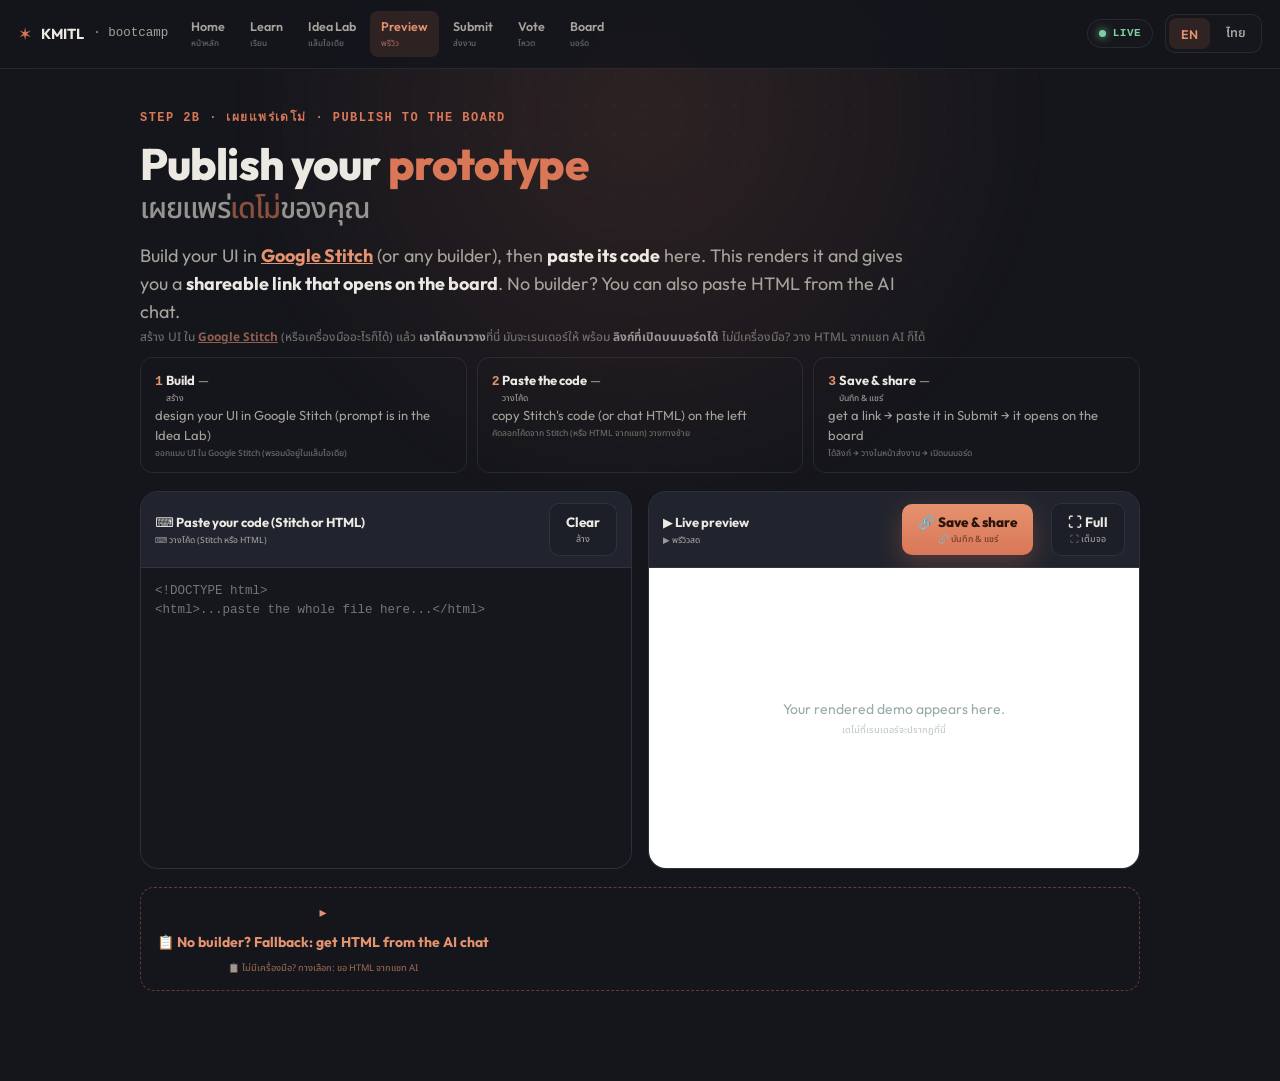
<file: preview.html>
<!DOCTYPE html>
<html lang="en">
<head>
<meta charset="UTF-8" />
<meta name="viewport" content="width=device-width, initial-scale=1.0, viewport-fit=cover" />
<title>KMITL Bootcamp · Demo Preview</title>
<meta name="theme-color" content="#15161c" />
<link rel="stylesheet" href="style.css" />
<style>
  .wrap{max-width:1080px;margin:0 auto}
  .split{display:grid;grid-template-columns:1fr 1fr;gap:16px;margin-top:18px}
  @media(max-width:700px){.split{grid-template-columns:1fr}}
  .pane{display:flex;flex-direction:column;border:1px solid var(--line);background:var(--panel);border-radius:var(--r);overflow:hidden}
  .pane .ph{display:flex;align-items:center;gap:10px;padding:11px 14px;border-bottom:1px solid var(--line);background:var(--panel-soft);font-weight:700;font-size:13px}
  .pane .ph .sp{flex:1}
  textarea#code{flex:1;min-height:300px;border:none;background:var(--panel2);color:var(--text);font-family:var(--mono);font-size:12.5px;line-height:1.5;padding:14px;outline:none;resize:vertical;width:100%}
  #frame{flex:1;min-height:300px;width:100%;border:none;background:#fff}
  .framewrap{position:relative;flex:1;display:flex;min-height:300px;background:#fff}
  .empty{position:absolute;inset:0;display:flex;align-items:center;justify-content:center;color:#9aa;font-size:14px;text-align:center;padding:24px;pointer-events:none}
  .howto{margin-top:18px;border:1px dashed var(--line2);border-radius:14px;overflow:hidden}
  .howto>summary{cursor:pointer;list-style:none;padding:14px 16px;font-weight:700;font-size:14px;color:var(--clay2);display:flex;align-items:center;gap:8px}
  .howto>summary::-webkit-details-marker{display:none}
  .howto>summary::before{content:"▸";transition:transform .2s}
  .howto[open]>summary::before{transform:rotate(90deg)}
  .howc{padding:0 16px 16px}
  .promptbox{position:relative;background:var(--panel2);border:1px solid var(--line);border-radius:12px;padding:46px 14px 14px;font-family:var(--mono);font-size:12.5px;color:var(--text2);line-height:1.55;white-space:pre-wrap;overflow-wrap:anywhere;margin-top:8px}
  .copyb{position:absolute;top:10px;right:10px}
  .steps3{display:flex;gap:10px;flex-wrap:wrap;margin-top:10px}
  .s3{flex:1;min-width:180px;border:1px solid var(--line);border-radius:12px;padding:12px 14px;font-size:13px;color:var(--text2)}
  .s3 b{color:var(--text)}
  .s3 .n{font-family:var(--mono);color:var(--clay2);font-weight:700}
  /* faux-fullscreen present mode (works on iOS where iframe requestFullscreen doesn't) */
  .framewrap.present{position:fixed;inset:0;z-index:9999;min-height:0;border-radius:0}
  #exitFull{display:none;position:fixed;top:max(12px,env(safe-area-inset-top));right:max(12px,env(safe-area-inset-right));z-index:10000}
  body.presenting #exitFull{display:inline-flex}
  /* phone: shorter panes (so editor + preview both fit) + 16px to stop iOS focus-zoom */
  @media(max-width:700px){
    textarea#code{min-height:180px;font-size:16px}
    #frame,.framewrap{min-height:220px}
    .s3{min-width:100%}
  }
</style>
</head>
<body data-lang="en" data-page="preview">
<div class="bg"><div class="bg-glow"></div><div class="bg-dots"></div></div>

<main class="page">
  <section class="wrap">
    <div class="kicker pop">Step 2b · เผยแพร่เดโม่ · publish to the board</div>
    <h1 class="big pop bi" style="font-size:clamp(26px,4.5vw,44px)"><span class="en">Publish your <span class="em">prototype</span></span><span class="th">เผยแพร่<span class="em">เดโม่</span>ของคุณ</span></h1>
    <p class="lede pop bi"><span class="en">Build your UI in <b><a href="https://stitch.withgoogle.com" target="_blank" rel="noopener" style="color:var(--clay2)">Google Stitch</a></b> (or any builder), then <b>paste its code</b> here. This renders it and gives you a <b>shareable link that opens on the board</b>. No builder? You can also paste HTML from the AI chat.</span><span class="th">สร้าง UI ใน <b><a href="https://stitch.withgoogle.com" target="_blank" rel="noopener" style="color:var(--clay2)">Google Stitch</a></b> (หรือเครื่องมืออะไรก็ได้) แล้ว <b>เอาโค้ดมาวาง</b>ที่นี่ มันจะเรนเดอร์ให้ พร้อม <b>ลิงก์ที่เปิดบนบอร์ดได้</b> ไม่มีเครื่องมือ? วาง HTML จากแชท AI ก็ได้</span></p>

    <div class="steps3 pop">
      <div class="s3"><span class="n">1</span> <b class="bi inl"><span class="en">Build</span><span class="th">สร้าง</span></b> — <span class="bi inl"><span class="en">design your UI in Google Stitch (prompt is in the Idea Lab)</span><span class="th">ออกแบบ UI ใน Google Stitch (พรอมป์อยู่ในแล็บไอเดีย)</span></span></div>
      <div class="s3"><span class="n">2</span> <b class="bi inl"><span class="en">Paste the code</span><span class="th">วางโค้ด</span></b> — <span class="bi inl"><span class="en">copy Stitch's code (or chat HTML) on the left</span><span class="th">คัดลอกโค้ดจาก Stitch (หรือ HTML จากแชท) วางทางซ้าย</span></span></div>
      <div class="s3"><span class="n">3</span> <b class="bi inl"><span class="en">Save &amp; share</span><span class="th">บันทึก &amp; แชร์</span></b> — <span class="bi inl"><span class="en">get a link → paste it in Submit → it opens on the board</span><span class="th">ได้ลิงก์ → วางในหน้าส่งงาน → เปิดบนบอร์ด</span></span></div>
    </div>

    <div class="split pop">
      <div class="pane">
        <div class="ph"><span class="bi inl"><span class="en">⌨ Paste your code (Stitch or HTML)</span><span class="th">⌨ วางโค้ด (Stitch หรือ HTML)</span></span><span class="sp"></span><button class="btn ghost sm" id="clear"><span class="bi inl"><span class="en">Clear</span><span class="th">ล้าง</span></span></button></div>
        <textarea id="code" placeholder="<!DOCTYPE html>&#10;<html>...paste the whole file here...</html>" spellcheck="false"></textarea>
      </div>
      <div class="pane">
        <div class="ph"><span class="bi inl"><span class="en">▶ Live preview</span><span class="th">▶ พรีวิวสด</span></span><span class="sp"></span><button class="btn sm" id="save"><span class="bi inl"><span class="en">🔗 Save &amp; share</span><span class="th">🔗 บันทึก &amp; แชร์</span></span></button><button class="btn ghost sm" id="full" style="margin-left:8px"><span class="bi inl"><span class="en">⛶ Full</span><span class="th">⛶ เต็มจอ</span></span></button></div>
        <div class="framewrap" id="framewrap">
          <iframe id="frame" sandbox="allow-scripts allow-popups allow-modals allow-forms" title="preview"></iframe>
          <div class="empty bi" id="emptyNote"><span class="en">Your rendered demo appears here.</span><span class="th">เดโม่ที่เรนเดอร์จะปรากฏที่นี่</span></div>
        </div>
      </div>
    </div>

    <div class="card accent" id="sharebox" style="display:none;margin-top:16px">
      <div style="font-weight:800;font-size:14px" class="bi inl"><span class="en">🔗 Your demo link — paste this into Submit</span><span class="th">🔗 ลิงก์เดโม่ของคุณ — เอาไปวางในหน้าส่งงาน</span></div>
      <div style="display:flex;gap:10px;margin-top:10px;flex-wrap:wrap;align-items:center">
        <input class="in" id="sharelink" readonly style="flex:1;min-width:220px;font-family:var(--mono);font-size:13px" />
        <button class="btn sm" id="copylink"><span class="bi inl"><span class="en">Copy link</span><span class="th">คัดลอกลิงก์</span></span></button>
        <a class="btn ghost sm" href="submit.html"><span class="bi inl"><span class="en">→ Submit</span><span class="th">→ ส่งงาน</span></span></a>
      </div>
      <div class="bi" style="font-size:12.5px;color:var(--text3);margin-top:9px"><span class="en">On the board, your team's card shows a ▶ demo button that opens this live preview.</span><span class="th">บนบอร์ด การ์ดของทีมจะมีปุ่ม ▶ demo ที่กดแล้วเปิดพรีวิวสดอันนี้</span></div>
    </div>

    <details class="howto pop">
      <summary class="bi inl"><span class="en">📋 No builder? Fallback: get HTML from the AI chat</span><span class="th">📋 ไม่มีเครื่องมือ? ทางเลือก: ขอ HTML จากแชท AI</span></summary>
      <div class="howc">
        <p style="font-size:13px;color:var(--text2)" class="bi"><span class="en">Paste your idea where it says [your idea], run it in the portal, then copy the whole code block it returns.</span><span class="th">วางไอเดียของเราตรงช่อง [ไอเดียของคุณ] รันในพอร์ทัล แล้วคัดลอกบล็อกโค้ดทั้งหมดที่ได้กลับมา</span></p>
        <div class="promptbox" id="ptext"><button class="btn sm copyb" id="copyP"><span class="bi inl"><span class="en">Copy</span><span class="th">คัดลอก</span></span></button>Build a single, self-contained HTML file for a clickable mockup of: [your idea].
Requirements:
- Everything inline — CSS in a &lt;style&gt; tag, JS in a &lt;script&gt; tag.
- NO external libraries, CDNs, web fonts, or image URLs. Use emoji or CSS shapes instead.
- It must work offline as one saved .html file.
- Modern, clean, mobile-friendly. Make the key buttons actually do something on click.
Output ONLY the HTML code, nothing else.</div>
        <p style="font-size:12.5px;color:var(--text3);margin-top:10px" class="bi"><span class="en">Tip: if it pasted with “&lt;” showing as text or got cut off, ask the portal to “resend the full file in one code block.”</span><span class="th">เคล็ดลับ: ถ้าโค้ดถูกตัดขาด หรือ “&lt;” โผล่มาเป็นตัวหนังสือ ให้บอกพอร์ทัลว่า “ส่งไฟล์เต็มในบล็อกโค้ดเดียวอีกครั้ง”</span></p>
      </div>
    </details>
  </section>
</main>
<button class="btn" id="exitFull"><span class="bi inl"><span class="en">✕ Exit</span><span class="th">✕ ออก</span></span></button>

<script src="config.js"></script>
<script src="db.js"></script>
<script src="common.js"></script>
<script>
(function(){
  var code=document.getElementById('code'), frame=document.getElementById('frame'), empty=document.getElementById('emptyNote');
  var KEY='kmitl:preview_html';
  function render(){
    var html=code.value;
    empty.style.display=html.trim()?'none':'';
    // sandboxed (no allow-same-origin) → student code can't touch this origin's storage
    frame.srcdoc=html;
    try{ localStorage.setItem(KEY,html); }catch(e){}
  }
  var t=null;
  code.addEventListener('input',function(){ clearTimeout(t); t=setTimeout(render,350); });
  try{ var saved=localStorage.getItem(KEY); if(saved){ code.value=saved; render(); } }catch(e){}
  document.getElementById('clear').addEventListener('click',function(){ code.value=''; render(); code.focus(); });
  // faux-fullscreen: a CSS overlay (works on iOS Safari, where iframe requestFullscreen does not)
  var fw=document.getElementById('framewrap'), exitB=document.getElementById('exitFull');
  function present(on){ fw.classList.toggle('present',on); document.body.classList.toggle('presenting',on); }
  document.getElementById('full').addEventListener('click',function(){ present(true); });
  exitB.addEventListener('click',function(){ present(false); });
  document.addEventListener('keydown',function(e){ if(e.key==='Escape') present(false); });
  document.getElementById('copyP').addEventListener('click',function(e){
    var btn=e.currentTarget, txt=document.getElementById('ptext').innerText.replace(/^Copy\s*|^คัดลอก\s*/,'').trim();
    navigator.clipboard.writeText(txt).then(function(){ KX.toast(KX.TH()?'คัดลอกพรอมป์แล้ว':'Prompt copied','good'); });
  });

  /* ---- Save & share: store the HTML, hand back a board-openable link ---- */
  var base=location.href.replace(/preview\.html.*$/,'').replace(/[?#].*$/,'');
  var saveBtn=document.getElementById('save');
  saveBtn.addEventListener('click',function(){
    if(!code.value.trim()){ KX.toast(KX.TH()?'วาง HTML ก่อนนะ':'Paste some HTML first','bad'); return; }
    saveBtn.disabled=true; saveBtn.innerHTML='<span class="bi inl"><span class="en">Saving…</span><span class="th">กำลังบันทึก…</span></span>';
    window.DB.saveDemo(code.value).then(function(row){
      var link=base+'preview.html?id='+(row&&row.id);
      document.getElementById('sharelink').value=link;
      document.getElementById('sharebox').style.display='';
      // hand the link to Submit automatically (pre-fills the demo field there)
      try{ var d=JSON.parse(localStorage.getItem('kmitl:draft')||'{}'); d.demo_url=link; localStorage.setItem('kmitl:draft',JSON.stringify(d)); }catch(e){}
      saveBtn.disabled=false; saveBtn.innerHTML='<span class="bi inl"><span class="en">🔗 Save &amp; share</span><span class="th">🔗 บันทึก &amp; แชร์</span></span>';
      KX.toast(KX.TH()?'บันทึกแล้ว — ลิงก์พร้อมแชร์':'Saved — link ready','good');
      document.getElementById('sharebox').scrollIntoView({behavior:'smooth',block:'center'});
    }).catch(function(e){
      saveBtn.disabled=false; saveBtn.innerHTML='<span class="bi inl"><span class="en">🔗 Save &amp; share</span><span class="th">🔗 บันทึก &amp; แชร์</span></span>';
      KX.toast((KX.TH()?'บันทึกไม่สำเร็จ: ':'Save failed: ')+e.message,'bad');
    });
  });
  document.getElementById('copylink').addEventListener('click',function(){
    navigator.clipboard.writeText(document.getElementById('sharelink').value).then(function(){ KX.toast(KX.TH()?'คัดลอกลิงก์แล้ว':'Link copied','good'); });
  });

  /* ---- viewing a saved demo (board opens preview.html?id=…) ---- */
  var qid=new URLSearchParams(location.search).get('id');
  if(qid){
    window.DB.getDemo(qid).then(function(html){
      if(html){ code.value=html; render(); present(true); }
      else KX.toast(KX.TH()?'ไม่พบเดโม่นี้':'Demo not found','bad');
    }).catch(function(e){ KX.toast((KX.TH()?'โหลดเดโม่ไม่สำเร็จ: ':'Could not load demo: ')+e.message,'bad'); });
  }
})();
</script>
</body>
</html>
</file>
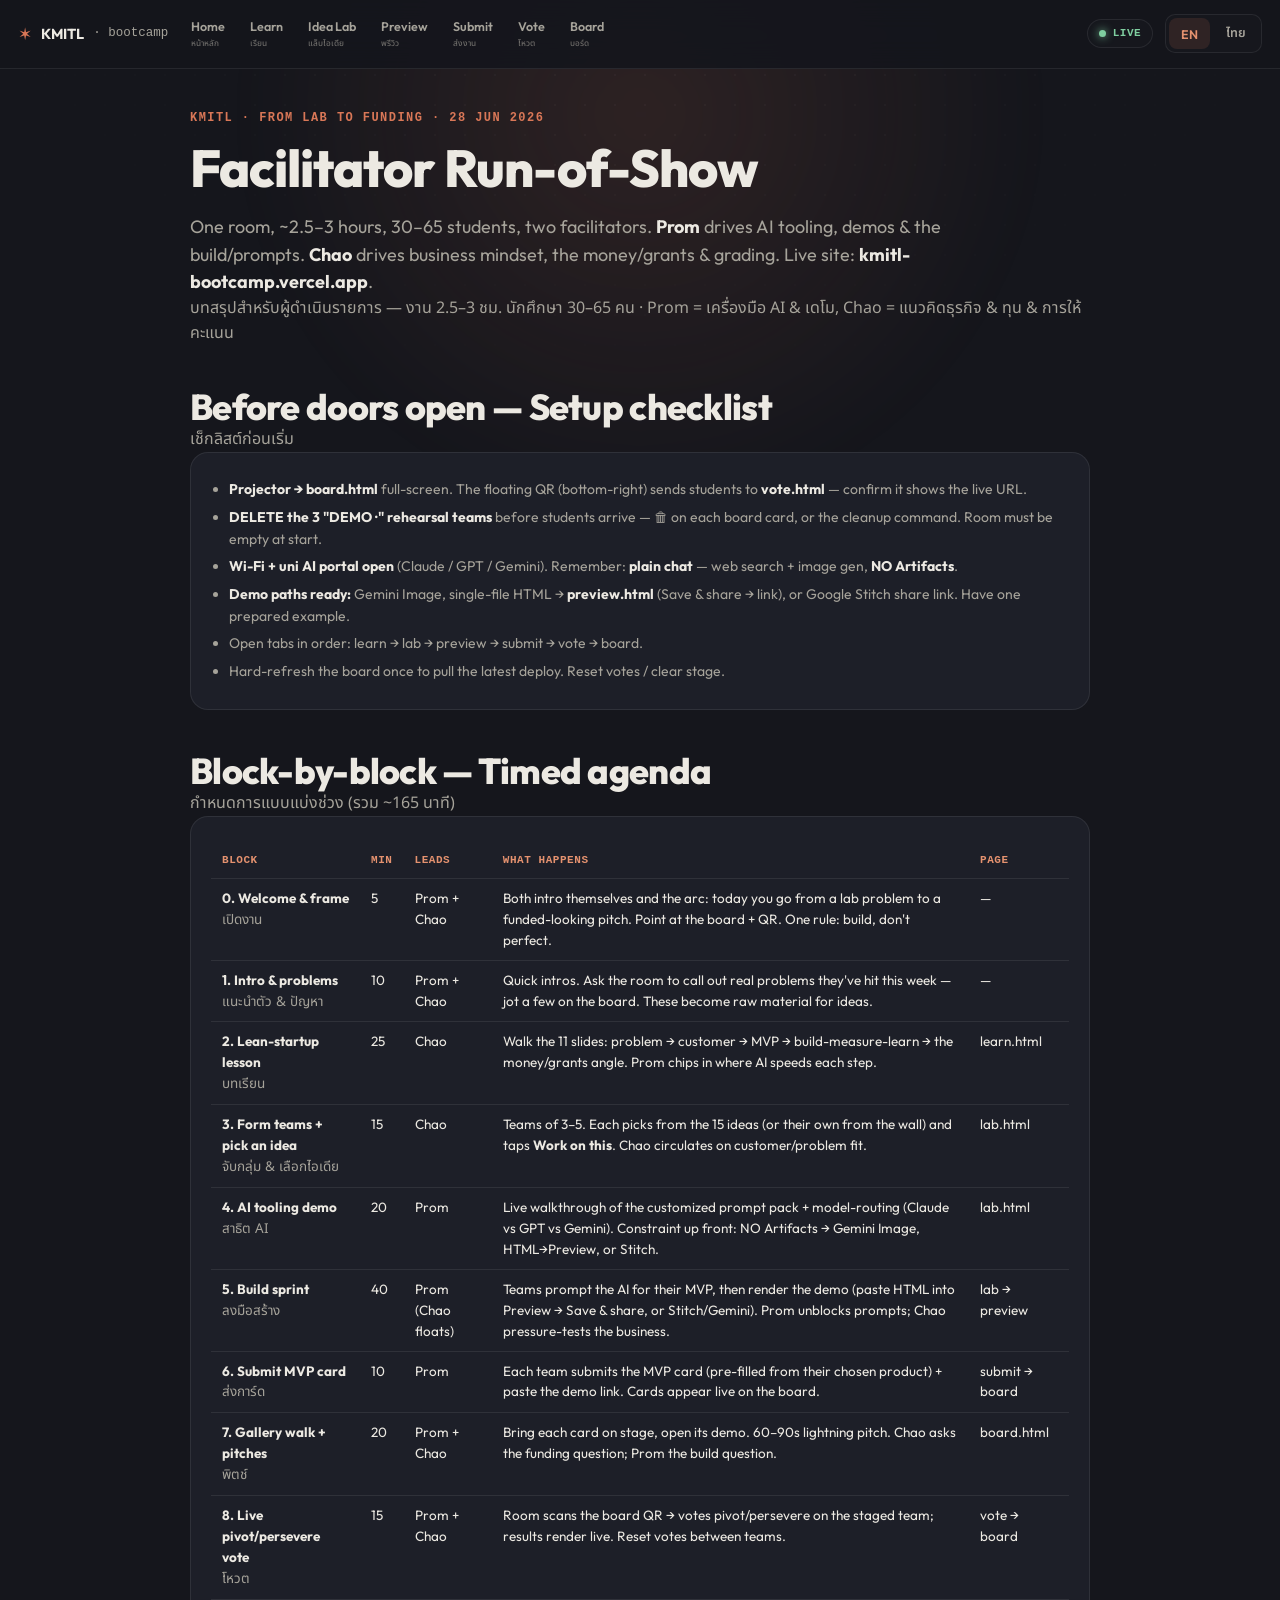
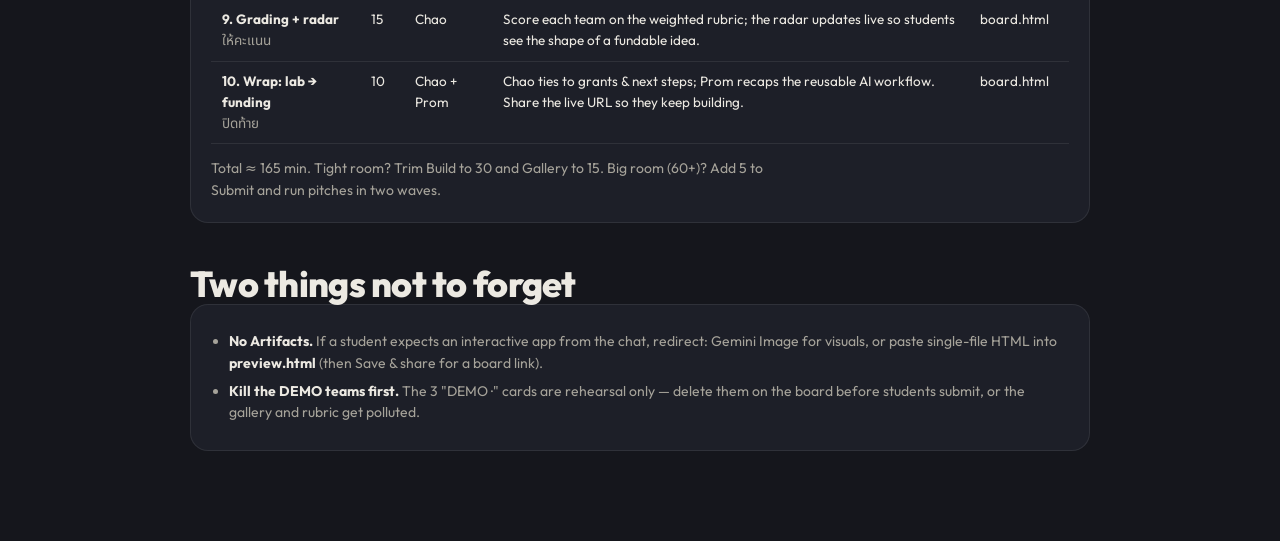
<file: runofshow.html>
<!DOCTYPE html>
<html lang="en">
<head>
<meta charset="UTF-8" />
<meta name="viewport" content="width=device-width, initial-scale=1.0, viewport-fit=cover" />
<title>KMITL Bootcamp · Run-of-Show (facilitators)</title>
<meta name="theme-color" content="#15161c" />
<link rel="stylesheet" href="style.css" />
<style>
  main.page{max-width:980px}
  table{width:100%;border-collapse:collapse;margin-top:6px;font-size:13.5px}
  th,td{text-align:left;padding:9px 11px;border-bottom:1px solid var(--line);vertical-align:top}
  thead th{font-family:var(--mono);font-size:11px;letter-spacing:.05em;text-transform:uppercase;color:var(--clay2)}
  td b{color:var(--text)}
  .card ul{margin:0 0 0 18px}.card li{margin:6px 0;font-size:14px;color:var(--text2)}.card li b{color:var(--text)}
  @media print{.bg,header.xtop{display:none}body{background:#fff;color:#000}}
</style>
</head>
<body data-lang="en" data-page="">
<div class="bg"><div class="bg-glow"></div><div class="bg-dots"></div></div>
<main class="page">
<section class="section">
  <p class="kicker">KMITL · From Lab to Funding · 28 Jun 2026</p>
  <h1 class="big">Facilitator Run-of-Show</h1>
  <p class="lede">One room, ~2.5–3 hours, 30–65 students, two facilitators. <b>Prom</b> drives AI tooling, demos &amp; the build/prompts. <b>Chao</b> drives business mindset, the money/grants &amp; grading. Live site: <b>kmitl-bootcamp.vercel.app</b>.</p>
  <p class="th" style="color:var(--text2)">บทสรุปสำหรับผู้ดำเนินรายการ — งาน 2.5–3 ชม. นักศึกษา 30–65 คน · Prom = เครื่องมือ AI &amp; เดโม, Chao = แนวคิดธุรกิจ &amp; ทุน &amp; การให้คะแนน</p>
</section>

<section class="section">
  <h2 class="mid">Before doors open — Setup checklist</h2>
  <p class="th" style="color:var(--text2)">เช็กลิสต์ก่อนเริ่ม</p>
  <div class="card">
    <ul>
      <li><b>Projector → board.html</b> full-screen. The floating QR (bottom-right) sends students to <b>vote.html</b> — confirm it shows the live URL.</li>
      <li><b>DELETE the 3 "DEMO ·" rehearsal teams</b> before students arrive — 🗑 on each board card, or the cleanup command. Room must be empty at start.</li>
      <li><b>Wi-Fi + uni AI portal open</b> (Claude / GPT / Gemini). Remember: <b>plain chat</b> — web search + image gen, <b>NO Artifacts</b>.</li>
      <li><b>Demo paths ready:</b> Gemini Image, single-file HTML → <b>preview.html</b> (Save &amp; share → link), or Google Stitch share link. Have one prepared example.</li>
      <li>Open tabs in order: learn → lab → preview → submit → vote → board.</li>
      <li>Hard-refresh the board once to pull the latest deploy. Reset votes / clear stage.</li>
    </ul>
  </div>
</section>

<section class="section">
  <h2 class="mid">Block-by-block — Timed agenda</h2>
  <p class="th" style="color:var(--text2)">กำหนดการแบบแบ่งช่วง (รวม ~165 นาที)</p>
  <div class="card">
    <table>
      <thead><tr><th>Block</th><th>Min</th><th>Leads</th><th>What happens</th><th>Page</th></tr></thead>
      <tbody>
        <tr><td><b>0. Welcome &amp; frame</b><br><span class="th" style="color:var(--text2)">เปิดงาน</span></td><td>5</td><td>Prom + Chao</td><td>Both intro themselves and the arc: today you go from a lab problem to a funded-looking pitch. Point at the board + QR. One rule: build, don't perfect.</td><td>—</td></tr>
        <tr><td><b>1. Intro &amp; problems</b><br><span class="th" style="color:var(--text2)">แนะนำตัว &amp; ปัญหา</span></td><td>10</td><td>Prom + Chao</td><td>Quick intros. Ask the room to call out real problems they've hit this week — jot a few on the board. These become raw material for ideas.</td><td>—</td></tr>
        <tr><td><b>2. Lean-startup lesson</b><br><span class="th" style="color:var(--text2)">บทเรียน</span></td><td>25</td><td>Chao</td><td>Walk the 11 slides: problem → customer → MVP → build-measure-learn → the money/grants angle. Prom chips in where AI speeds each step.</td><td>learn.html</td></tr>
        <tr><td><b>3. Form teams + pick an idea</b><br><span class="th" style="color:var(--text2)">จับกลุ่ม &amp; เลือกไอเดีย</span></td><td>15</td><td>Chao</td><td>Teams of 3–5. Each picks from the 15 ideas (or their own from the wall) and taps <b>Work on this</b>. Chao circulates on customer/problem fit.</td><td>lab.html</td></tr>
        <tr><td><b>4. AI tooling demo</b><br><span class="th" style="color:var(--text2)">สาธิต AI</span></td><td>20</td><td>Prom</td><td>Live walkthrough of the customized prompt pack + model-routing (Claude vs GPT vs Gemini). Constraint up front: NO Artifacts → Gemini Image, HTML→Preview, or Stitch.</td><td>lab.html</td></tr>
        <tr><td><b>5. Build sprint</b><br><span class="th" style="color:var(--text2)">ลงมือสร้าง</span></td><td>40</td><td>Prom (Chao floats)</td><td>Teams prompt the AI for their MVP, then render the demo (paste HTML into Preview → Save &amp; share, or Stitch/Gemini). Prom unblocks prompts; Chao pressure-tests the business.</td><td>lab → preview</td></tr>
        <tr><td><b>6. Submit MVP card</b><br><span class="th" style="color:var(--text2)">ส่งการ์ด</span></td><td>10</td><td>Prom</td><td>Each team submits the MVP card (pre-filled from their chosen product) + paste the demo link. Cards appear live on the board.</td><td>submit → board</td></tr>
        <tr><td><b>7. Gallery walk + pitches</b><br><span class="th" style="color:var(--text2)">พิตช์</span></td><td>20</td><td>Prom + Chao</td><td>Bring each card on stage, open its demo. 60–90s lightning pitch. Chao asks the funding question; Prom the build question.</td><td>board.html</td></tr>
        <tr><td><b>8. Live pivot/persevere vote</b><br><span class="th" style="color:var(--text2)">โหวต</span></td><td>15</td><td>Prom + Chao</td><td>Room scans the board QR → votes pivot/persevere on the staged team; results render live. Reset votes between teams.</td><td>vote → board</td></tr>
        <tr><td><b>9. Grading + radar</b><br><span class="th" style="color:var(--text2)">ให้คะแนน</span></td><td>15</td><td>Chao</td><td>Score each team on the weighted rubric; the radar updates live so students see the shape of a fundable idea.</td><td>board.html</td></tr>
        <tr><td><b>10. Wrap: lab → funding</b><br><span class="th" style="color:var(--text2)">ปิดท้าย</span></td><td>10</td><td>Chao + Prom</td><td>Chao ties to grants &amp; next steps; Prom recaps the reusable AI workflow. Share the live URL so they keep building.</td><td>board.html</td></tr>
      </tbody>
    </table>
    <p class="lede" style="margin-top:14px;font-size:14px">Total ≈ 165 min. Tight room? Trim Build to 30 and Gallery to 15. Big room (60+)? Add 5 to Submit and run pitches in two waves.</p>
  </div>
</section>

<section class="section">
  <h2 class="mid">Two things not to forget</h2>
  <div class="card">
    <ul>
      <li><b>No Artifacts.</b> If a student expects an interactive app from the chat, redirect: Gemini Image for visuals, or paste single-file HTML into <b>preview.html</b> (then Save &amp; share for a board link).</li>
      <li><b>Kill the DEMO teams first.</b> The 3 "DEMO ·" cards are rehearsal only — delete them on the board before students submit, or the gallery and rubric get polluted.</li>
    </ul>
  </div>
</section>
</main>
<script src="config.js"></script>
<script src="db.js"></script>
<script src="common.js"></script>
</body>
</html>
</file>
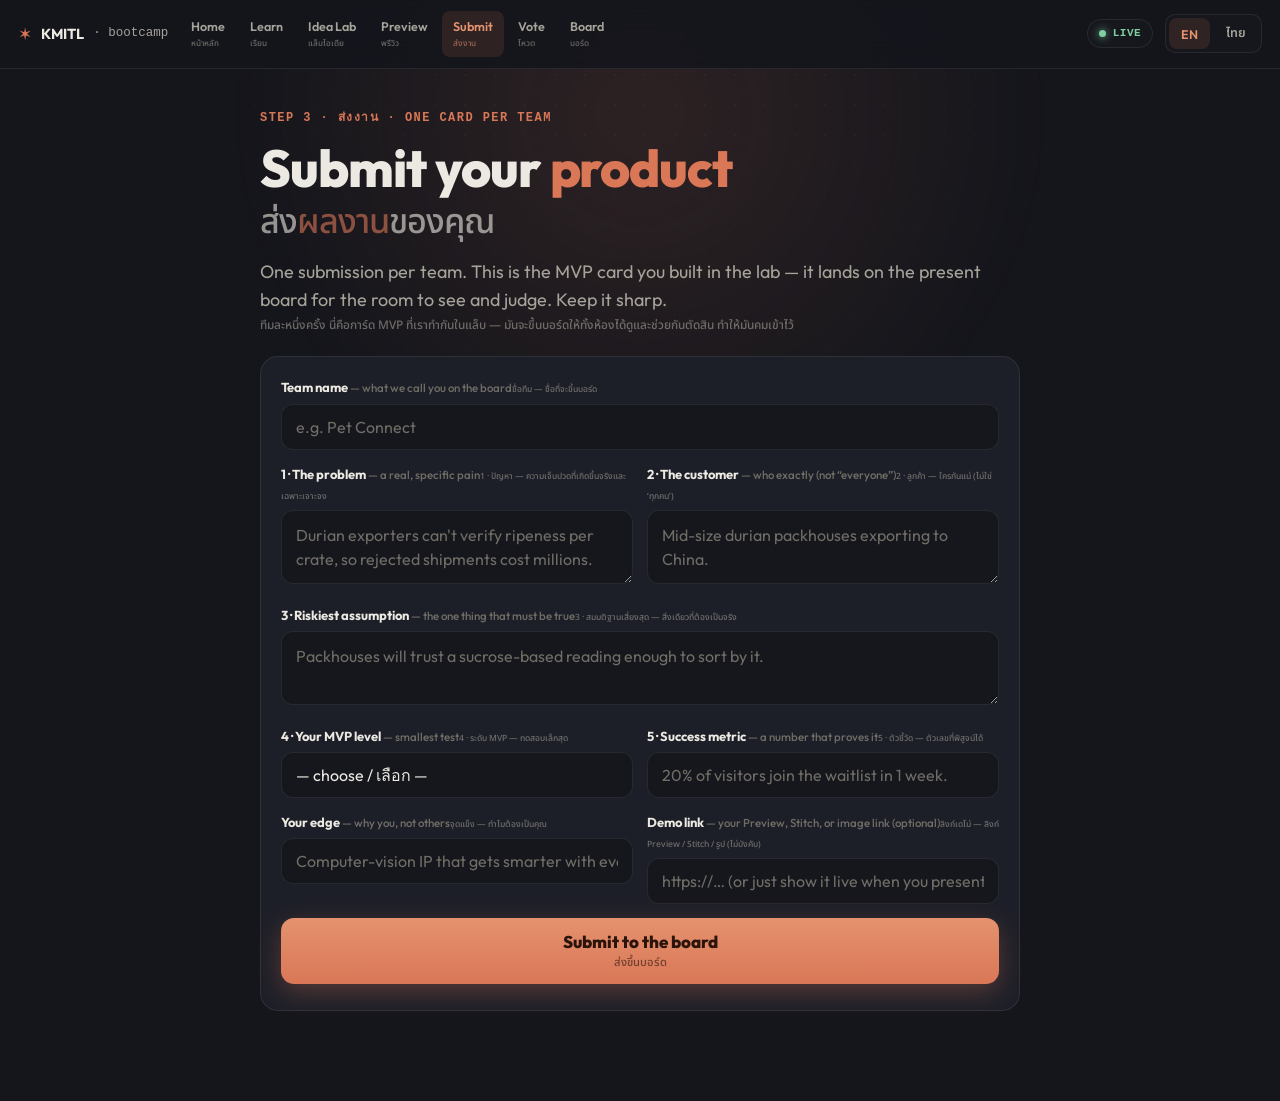
<file: submit.html>
<!DOCTYPE html>
<html lang="en">
<head>
<meta charset="UTF-8" />
<meta name="viewport" content="width=device-width, initial-scale=1.0, viewport-fit=cover" />
<title>KMITL Bootcamp · Submit your product</title>
<meta name="theme-color" content="#15161c" />
<link rel="stylesheet" href="style.css" />
<style>
  .wrap{max-width:760px;margin:0 auto}
  .donecard{border:1px solid var(--line2);background:var(--panel);border-radius:var(--r);padding:24px;margin-top:18px;display:none}
  .donecard.show{display:block}
  .donecard .ttl{font-family:var(--mono);font-size:12px;color:var(--clay);letter-spacing:.1em;font-weight:700;text-transform:uppercase}
  .drow{display:flex;gap:12px;padding:11px 0;border-top:1px solid var(--line)}
  .drow:first-of-type{border-top:none;margin-top:8px}
  .drow .k{flex:0 0 140px;font-size:12.5px;font-weight:700;color:var(--text2)}
  .drow .k .th{display:block;font-weight:500;color:var(--text3);font-size:11px}
  .drow .v{flex:1;font-size:15px;color:var(--text);white-space:pre-wrap;word-break:break-word}
  .feedback{margin-top:14px;border-radius:12px;padding:13px 15px;font-size:13.5px;line-height:1.5}
  .feedback.warn{background:var(--amber);color:#241a06}
  .feedback.good{background:var(--green-dim);border:1px solid rgba(127,207,160,.4);color:var(--green)}
  .feedback ul{margin:6px 0 0 18px}
  .prefill{font-size:12.5px;color:var(--text3);margin-top:6px}
  .prefill a{color:var(--clay2);text-decoration:none;font-weight:600}
  /* phone: stack the done-card rows so values aren't squeezed into a sliver */
  @media(max-width:620px){
    .drow{flex-direction:column;gap:4px}
    .drow .k{flex:0 0 auto}
    .donecard{padding:18px}
    .grid2{grid-template-columns:1fr}
  }
</style>
</head>
<body data-lang="en" data-page="submit">
<div class="bg"><div class="bg-glow"></div><div class="bg-dots"></div></div>

<main class="page">
  <section class="wrap">
    <div class="kicker pop">Step 3 · ส่งงาน · one card per team</div>
    <h1 class="big pop bi"><span class="en">Submit your <span class="em">product</span></span><span class="th">ส่ง<span class="em">ผลงาน</span>ของคุณ</span></h1>
    <p class="lede pop bi"><span class="en">One submission per team. This is the MVP card you built in the lab — it lands on the present board for the room to see and judge. Keep it sharp.</span><span class="th">ทีมละหนึ่งครั้ง นี่คือการ์ด MVP ที่เราทำกันในแล็บ — มันจะขึ้นบอร์ดให้ทั้งห้องได้ดูและช่วยกันตัดสิน ทำให้มันคมเข้าไว้</span></p>

    <div class="card pop" style="margin-top:22px">
      <div class="field"><label class="bi"><span class="en">Team name <span class="hintlbl">— what we call you on the board</span></span><span class="th">ชื่อทีม — ชื่อที่จะขึ้นบอร์ด</span></label><input class="in" id="team" placeholder="e.g. Pet Connect" maxlength="60" /></div>
      <div class="grid2">
        <div class="field"><label class="bi"><span class="en">1 · The problem <span class="hintlbl">— a real, specific pain</span></span><span class="th">1 · ปัญหา — ความเจ็บปวดที่เกิดขึ้นจริงและเฉพาะเจาะจง</span></label><textarea class="in" id="problem" maxlength="400" placeholder="Durian exporters can't verify ripeness per crate, so rejected shipments cost millions."></textarea></div>
        <div class="field"><label class="bi"><span class="en">2 · The customer <span class="hintlbl">— who exactly (not “everyone”)</span></span><span class="th">2 · ลูกค้า — ใครกันแน่ (ไม่ใช่ ‘ทุกคน’)</span></label><textarea class="in" id="customer" maxlength="300" placeholder="Mid-size durian packhouses exporting to China."></textarea></div>
      </div>
      <div class="field"><label class="bi"><span class="en">3 · Riskiest assumption <span class="hintlbl">— the one thing that must be true</span></span><span class="th">3 · สมมติฐานเสี่ยงสุด — สิ่งเดียวที่ต้องเป็นจริง</span></label><textarea class="in" id="risk" maxlength="300" placeholder="Packhouses will trust a sucrose-based reading enough to sort by it."></textarea></div>
      <div class="grid2">
        <div class="field"><label class="bi"><span class="en">4 · Your MVP level <span class="hintlbl">— smallest test</span></span><span class="th">4 · ระดับ MVP — ทดสอบเล็กสุด</span></label>
          <select class="in" id="mvp_level">
            <option value="">— choose / เลือก —</option>
            <option value="L1 · Demand test (landing / waitlist)">L1 · Demand test (landing / waitlist)</option>
            <option value="L2 · Prototype (clickable mockup)">L2 · Prototype (clickable mockup)</option>
            <option value="L3 · Functional (single feature / concierge)">L3 · Functional (single feature / concierge)</option>
            <option value="L4 · Marketable (smallest paid version)">L4 · Marketable (smallest paid version)</option>
          </select>
        </div>
        <div class="field"><label class="bi"><span class="en">5 · Success metric <span class="hintlbl">— a number that proves it</span></span><span class="th">5 · ตัวชี้วัด — ตัวเลขที่พิสูจน์ได้</span></label><input class="in" id="metric" maxlength="200" placeholder="20% of visitors join the waitlist in 1 week." /></div>
      </div>
      <div class="grid2">
        <div class="field"><label class="bi"><span class="en">Your edge <span class="hintlbl">— why you, not others</span></span><span class="th">จุดแข็ง — ทำไมต้องเป็นคุณ</span></label><input class="in" id="pitch" maxlength="220" placeholder="Computer-vision IP that gets smarter with every crate graded." /></div>
        <div class="field"><label class="bi"><span class="en">Demo link <span class="hintlbl">— your Preview, Stitch, or image link (optional)</span></span><span class="th">ลิงก์เดโม่ — ลิงก์ Preview / Stitch / รูป (ไม่บังคับ)</span></label><input class="in" id="demo_url" maxlength="500" placeholder="https://… (or just show it live when you present)" /></div>
      </div>
      <button class="btn" id="go" style="width:100%"><span class="bi inl"><span class="en">Submit to the board</span><span class="th">ส่งขึ้นบอร์ด</span></span></button>
      <div class="prefill" id="prefill"></div>
    </div>

    <div class="donecard" id="done">
      <div class="ttl bi inl"><span class="en">✓ Submitted · you're on the board</span><span class="th">✓ ส่งแล้ว · คุณอยู่บนบอร์ดแล้ว</span></div>
      <div class="drow"><div class="k">Team<span class="th">ทีม</span></div><div class="v" id="dTeam"></div></div>
      <div class="drow"><div class="k">Problem<span class="th">ปัญหา</span></div><div class="v" id="dProblem"></div></div>
      <div class="drow"><div class="k">Customer<span class="th">ลูกค้า</span></div><div class="v" id="dCustomer"></div></div>
      <div class="drow"><div class="k">Riskiest assumption<span class="th">สมมติฐานเสี่ยงสุด</span></div><div class="v" id="dRisk"></div></div>
      <div class="drow"><div class="k">MVP<span class="th">MVP</span></div><div class="v" id="dLevel"></div></div>
      <div class="drow"><div class="k">Success =<span class="th">สำเร็จเมื่อ</span></div><div class="v" id="dMetric"></div></div>
      <div id="dFeedback"></div>
      <div style="margin-top:16px;display:flex;gap:10px;flex-wrap:wrap">
        <a class="btn ghost sm" href="vote.html"><span class="bi inl"><span class="en">→ Go to live vote</span><span class="th">→ ไปหน้าโหวตสด</span></span></a>
        <button class="btn ghost sm" id="edit"><span class="bi inl"><span class="en">Edit &amp; resubmit</span><span class="th">แก้แล้วส่งใหม่</span></span></button>
      </div>
    </div>
  </section>
</main>

<script src="config.js"></script>
<script src="db.js"></script>
<script src="common.js"></script>
<script src="viz.js"></script>
<script>
(function(){
  var $=function(id){return document.getElementById(id);};
  var fields=['team','problem','customer','risk','mvp_level','metric','pitch','demo_url'];
  // decorate the product-card rows with line icons (additive, visual only)
  var rowIcon={dProblem:'problem',dCustomer:'customer',dRisk:'risk',dLevel:'target',dMetric:'metric'};
  Object.keys(rowIcon).forEach(function(id){
    var v=$(id); if(!v) return; var k=v.previousElementSibling;
    if(k&&window.KV&&!k.querySelector('svg')) k.insertAdjacentHTML('afterbegin','<span style="color:var(--clay2);margin-right:6px;vertical-align:-2px">'+KV.icon(rowIcon[id],15)+'</span>');
  });

  // Prefill from ?team=...&problem=... (lab can deep-link here)
  var q=new URLSearchParams(location.search);
  fields.forEach(function(f){ if(q.get(f)) $(f).value=q.get(f); });

  // Carry the product chosen in the Idea Lab → pre-fill the card
  try{
    var ch=JSON.parse(localStorage.getItem('kmitl:chosen')||'null');
    if(ch){ var th=document.body.dataset.lang==='th', pick=function(o){return o?(th?(o.th||o.en):(o.en||o.th)):'';};
      if(!$('problem').value) $('problem').value=pick(ch.problem);
      if(!$('customer').value) $('customer').value=pick(ch.pays);
      if(!$('risk').value) $('risk').value=pick(ch.risk);
      var pf=$('prefill'); if(pf) pf.innerHTML='✓ '+KX.bi('Pre-filled from your Idea Lab pick — edit anything.','เติมจากไอเดียที่เลือกในแล็บแล้ว — แก้ได้ทุกช่อง');
    }
  }catch(e){}

  // Restore this team's last draft so a refresh doesn't lose work
  try{ var d=JSON.parse(localStorage.getItem('kmitl:draft')||'{}'); fields.forEach(function(f){ if(!$(f).value && d[f]) $(f).value=d[f]; }); }catch(e){}
  function saveDraft(){ var d={}; fields.forEach(function(f){ d[f]=$(f).value; }); localStorage.setItem('kmitl:draft',JSON.stringify(d)); }
  fields.forEach(function(f){ $(f).addEventListener('input',saveDraft); });

  function validate(c){
    var f=[],bi=KX.bi;
    if(!c.problem) f.push(bi('Add the problem — a specific pain in a real situation.','ใส่ปัญหาหน่อย — เจ็บตรงไหน ในสถานการณ์จริง'));
    if(!c.customer) f.push(bi('Name the customer — a specific, reachable group.','ระบุลูกค้า — กลุ่มที่เฉพาะและเข้าถึงได้'));
    else if(/every\s?one|everybody|\ball\b|anyone|ทุกคน|ใครก็ได้|คนทั่วไป/i.test(c.customer)) f.push(bi('“Everyone” is no one — narrow to one specific segment.','‘ทุกคน’ = ไม่มีใคร — แคบลงเหลือกลุ่มเดียว'));
    if(!c.risk) f.push(bi('State your riskiest assumption — the one thing that, if false, kills it.','ระบุสมมติฐานเสี่ยงสุด — สิ่งเดียวที่ถ้าผิดแล้วจบ'));
    if(!c.mvp_level) f.push(bi('Pick an MVP level — the smallest test, not a finished app.','เลือกระดับ MVP — ทดสอบเล็กสุด'));
    if(!c.metric) f.push(bi('Add a success metric.','ใส่ตัวชี้วัดความสำเร็จ'));
    else if(!/\d|%|percent|rate|ratio|จำนวน|ราย|คน|บาท|เปอร์เซ็น|อัตรา/i.test(c.metric)) f.push(bi('Make the metric measurable — put a number or % on it.','ทำให้วัดได้ — ใส่ตัวเลขหรือ %'));
    if(/^L4/.test(c.mvp_level)) f.push(bi('Level 4 is usually too big for a first test — can a demand test or prototype prove the same assumption faster?','ระดับ 4 มักใหญ่ไป — demand test หรือ prototype พิสูจน์ได้ไวกว่าไหม'));
    return f;
  }

  var go=$('go');
  var myId=localStorage.getItem('kmitl:my_submission')||'';   // idempotency: one card per device
  function btnLabel(){ return myId
    ? '<span class="bi inl"><span class="en">Update my submission</span><span class="th">อัปเดตผลงาน</span></span>'
    : '<span class="bi inl"><span class="en">Submit to the board</span><span class="th">ส่งขึ้นบอร์ด</span></span>'; }
  function renderDone(c){
    $('dTeam').textContent=c.team;
    $('dProblem').textContent=c.problem||'—';
    $('dCustomer').textContent=c.customer||'—';
    $('dRisk').textContent=c.risk||'—';
    $('dLevel').textContent=c.mvp_level||'—';
    $('dMetric').textContent=c.metric||'—';
    var flags=validate(c),fb=$('dFeedback');
    if(flags.length){ fb.className='feedback warn'; fb.innerHTML='<b>'+(KX.TH()?'ส่งแล้ว — แต่ลับให้คมก่อนพิทช์:':'Submitted — but sharpen before you pitch:')+'</b><ul><li>'+flags.join('</li><li>')+'</li></ul>'; }
    else{ fb.className='feedback good'; fb.innerHTML='✓ '+KX.bi('Sharp and testable. Good luck on stage.','คมและทดสอบได้ ขอให้โชคดีบนเวที'); }
    document.querySelector('.card').style.display='none';
    $('done').classList.add('show');
  }

  go.addEventListener('click',function(){
    var c={};fields.forEach(function(f){ c[f]=$(f).value.trim(); });
    if(!c.team){ KX.toast(KX.TH()?'ใส่ชื่อทีมก่อน':'Add a team name first','bad'); $('team').focus(); return; }
    if(!c.problem||!c.customer||!c.risk||!c.mvp_level){ KX.toast(KX.TH()?'กรอกปัญหา ลูกค้า สมมติฐาน และระดับ MVP':'Fill problem, customer, assumption & MVP level','bad'); return; }
    // block javascript:/data: links from ever reaching the board href
    if(c.demo_url && !/^https?:\/\//i.test(c.demo_url)){ c.demo_url=''; KX.toast(KX.TH()?'ลิงก์เดโม่ต้องขึ้นต้นด้วย http(s) — ตัดออกแล้ว':'Demo link must start with http(s) — removed','bad'); }

    go.disabled=true; go.innerHTML='<span class="bi inl"><span class="en">Sending…</span><span class="th">กำลังส่ง…</span></span>';
    var write = myId ? window.DB.updateCard(myId,c) : window.DB.submitCard(c);
    write.then(function(row){
      myId=(row&&row.id)||myId; localStorage.setItem('kmitl:my_submission',myId);
      localStorage.setItem('kmitl:my_card',JSON.stringify(c));
      renderDone(c);
      KX.toast(KX.TH()?'ขึ้นบอร์ดแล้ว 🎉':'On the board 🎉','good');
      window.scrollTo({top:0,behavior:'smooth'});
    }).catch(function(e){
      go.disabled=false; go.innerHTML=btnLabel();
      KX.toast((KX.TH()?'ส่งไม่สำเร็จ ลองอีกครั้ง: ':'Failed — try again: ')+e.message,'bad');
    });
  });

  $('edit').addEventListener('click',function(){
    $('done').classList.remove('show');
    document.querySelector('.card').style.display='';
    go.disabled=false; go.innerHTML=btnLabel();
  });

  // already submitted on this device? restore the done card so a reload can't create a duplicate
  if(myId){
    var mc=null; try{ mc=JSON.parse(localStorage.getItem('kmitl:my_card')||'null'); }catch(e){}
    go.innerHTML=btnLabel();
    if(mc){ fields.forEach(function(f){ if(mc[f]!=null) $(f).value=mc[f]; }); renderDone(mc); }
  }
})();
</script>
</body>
</html>
</file>
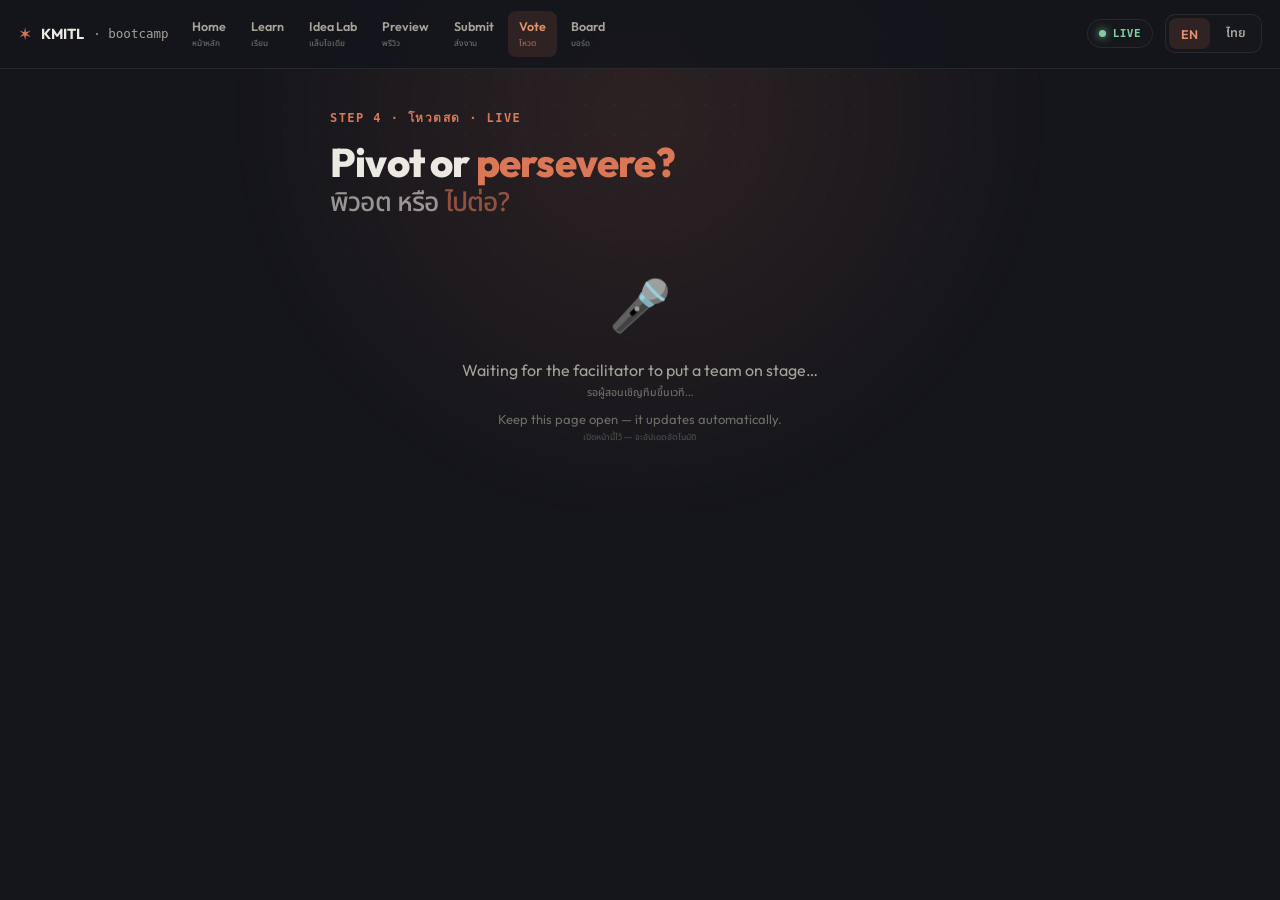
<file: vote.html>
<!DOCTYPE html>
<html lang="en">
<head>
<meta charset="UTF-8" />
<meta name="viewport" content="width=device-width, initial-scale=1.0, viewport-fit=cover" />
<title>KMITL Bootcamp · Live vote</title>
<meta name="theme-color" content="#15161c" />
<link rel="stylesheet" href="style.css" />
<style>
  .wrap{max-width:620px;margin:0 auto}
  .waiting{text-align:center;padding:48px 20px;color:var(--text2)}
  .waiting .em{font-size:50px;display:block;margin-bottom:14px}
  .stage{display:none}
  .stage.show{display:block}
  .teamcard{border:1px solid var(--line2);background:var(--panel);border-radius:var(--r);padding:20px;margin-top:8px}
  .teamcard .who{font-family:var(--mono);font-size:11.5px;color:var(--clay);letter-spacing:.08em;text-transform:uppercase;font-weight:700}
  .teamcard h2{font-size:24px;font-weight:800;margin-top:3px;overflow-wrap:anywhere}
  .teamcard .mini{margin-top:12px;font-size:14px;color:var(--text2);line-height:1.55;overflow-wrap:anywhere}
  .teamcard .mini b{color:var(--text)}
  .vote-grid{display:grid;grid-template-columns:1fr 1fr;gap:14px;margin-top:18px}
  .vote-btn{cursor:pointer;border-radius:16px;padding:22px 16px;text-align:center;font-family:inherit;border:2px solid var(--line);background:var(--panel);transition:.15s;color:var(--text)}
  .vote-btn .vi{font-size:38px;line-height:1}
  .vote-btn .vt{margin-top:8px;font-weight:800;font-size:18px}
  .vote-btn .vs{font-size:12.5px;color:var(--text2);margin-top:3px}
  .vote-btn.persevere:hover,.vote-btn.persevere.sel{border-color:var(--green);background:var(--green-dim)}
  .vote-btn.persevere.sel .vt{color:var(--green)}
  .vote-btn.pivot:hover,.vote-btn.pivot.sel{border-color:var(--rose);background:var(--rose-dim)}
  .vote-btn.pivot.sel .vt{color:var(--rose)}
  .vote-btn[disabled]{opacity:.45;pointer-events:none}
  .tallybar{display:flex;height:36px;border-radius:10px;overflow:hidden;margin-top:18px;border:1px solid var(--line);background:var(--panel2)}
  .tallybar .seg{display:flex;align-items:center;justify-content:center;font-size:13px;font-weight:800;color:#10110f;transition:width .4s ease;white-space:nowrap;overflow:hidden}
  .tallybar .seg.p{background:var(--green)}
  .tallybar .seg.v{background:var(--rose)}
  .voted-note{margin-top:14px;text-align:center;font-size:13.5px;color:var(--green);font-weight:700;display:none}
  .voted-note.show{display:block}
</style>
</head>
<body data-lang="en" data-page="vote">
<div class="bg"><div class="bg-glow"></div><div class="bg-dots"></div></div>

<main class="page">
  <section class="wrap">
    <div class="kicker pop">Step 4 · โหวตสด · live</div>
    <h1 class="big pop bi" style="font-size:clamp(26px,5vw,40px)"><span class="en">Pivot or <span class="em">persevere?</span></span><span class="th">พิวอต หรือ <span class="em">ไปต่อ?</span></span></h1>

    <div class="waiting pop" id="waiting">
      <span class="em">🎤</span>
      <div class="bi"><span class="en">Waiting for the facilitator to put a team on stage…</span><span class="th">รอผู้สอนเชิญทีมขึ้นเวที…</span></div>
      <div class="bi" style="margin-top:8px;font-size:13px;color:var(--text3)"><span class="en">Keep this page open — it updates automatically.</span><span class="th">เปิดหน้านี้ไว้ — จะอัปเดตอัตโนมัติ</span></div>
    </div>

    <div class="stage" id="stage">
      <div class="teamcard">
        <div class="who bi inl"><span class="en">Now presenting</span><span class="th">กำลังพรีเซนต์</span></div>
        <h2 id="tTeam">—</h2>
        <div class="mini" id="tMini"></div>
      </div>
      <div class="field" style="margin-top:16px"><label class="bi"><span class="en">Your reason <span class="hintlbl">(optional)</span></span><span class="th">เหตุผลของคุณ (ใส่หรือไม่ก็ได้)</span></label><input class="in" id="reason" maxlength="160" placeholder="Why? / เพราะอะไร?" /></div>
      <div class="vote-grid">
        <button class="vote-btn persevere" id="vP"><div class="vi">🚀</div><div class="vt bi inl"><span class="en">Persevere</span><span class="th">ไปต่อ</span></div><div class="vs bi inl"><span class="en">stay the course</span><span class="th">เดินหน้าต่อ</span></div></button>
        <button class="vote-btn pivot" id="vV"><div class="vi">🔀</div><div class="vt bi inl"><span class="en">Pivot</span><span class="th">พิวอต</span></div><div class="vs bi inl"><span class="en">change direction</span><span class="th">เปลี่ยนทิศ</span></div></button>
      </div>
      <div class="voted-note" id="votedNote"></div>
      <div class="tallybar" id="bar" style="display:none"><div class="seg p" id="segP" style="width:50%">0</div><div class="seg v" id="segV" style="width:50%">0</div></div>
    </div>
  </section>
</main>

<script src="config.js"></script>
<script src="db.js"></script>
<script src="common.js"></script>
<script src="viz.js"></script>
<script>
(function(){
  var ic=function(n){return window.KV?'<span style="color:var(--clay2);margin-right:6px;vertical-align:-2px">'+KV.icon(n,15)+'</span>':'';};
  var $=function(id){return document.getElementById(id);};
  var subsCache=[], activeId=null, currentSub=null;
  var voted={}; try{ voted=JSON.parse(localStorage.getItem('kmitl:voted')||'{}'); }catch(e){}

  function refreshSubs(){ return window.DB.listSubmissions().then(function(s){ subsCache=s||[]; }); }

  function renderTeam(sub){
    $('tTeam').textContent=sub.team||'—';
    var parts=[];
    if(sub.problem) parts.push('<div>'+ic('problem')+'<b>'+(KX.TH()?'ปัญหา: ':'Problem: ')+'</b>'+KX.esc(sub.problem)+'</div>');
    if(sub.customer) parts.push('<div style="margin-top:6px">'+ic('customer')+'<b>'+(KX.TH()?'ลูกค้า: ':'Customer: ')+'</b>'+KX.esc(sub.customer)+'</div>');
    if(sub.risk) parts.push('<div style="margin-top:6px">'+ic('risk')+'<b>'+(KX.TH()?'สมมติฐานเสี่ยงสุด: ':'Riskiest: ')+'</b>'+KX.esc(sub.risk)+'</div>');
    $('tMini').innerHTML=parts.join('');
  }
  function setVotedUI(isVoted){
    $('vP').disabled=isVoted; $('vV').disabled=isVoted;
    var n=$('votedNote');
    if(isVoted){ n.classList.add('show'); n.innerHTML=KX.bi('✓ Vote recorded — thanks!','✓ บันทึกโหวตแล้ว — ขอบคุณ!'); $('bar').style.display='flex'; }
    else{ n.classList.remove('show'); $('bar').style.display='none'; }
  }
  function tally(){
    if(!activeId) return;
    window.DB.listVotes(activeId).then(function(v){
      var p=v.filter(function(x){return x.choice==='persevere';}).length;
      var pv=v.filter(function(x){return x.choice==='pivot';}).length;
      var tot=p+pv, pp=tot?Math.round(p/tot*100):50, vp=100-pp; if(!tot){pp=50;vp=50;}
      $('segP').style.width=pp+'%'; $('segV').style.width=vp+'%';
      $('segP').textContent=p?(p+(pp>16?(KX.TH()?' ไปต่อ':' persevere'):'')):'';
      $('segV').textContent=pv?(pv+(vp>16?(KX.TH()?' พิวอต':' pivot'):'')):'';
    });
  }
  var casting=false;
  function cast(choice){
    if(!activeId||voted[activeId]||casting) return;
    casting=true;
    var thisId=activeId, reason=$('reason').value.trim();
    $('vP').disabled=true; $('vV').disabled=true;
    $(choice==='persevere'?'vP':'vV').classList.add('sel');
    // only mark voted AFTER the server confirms — a local-only vote is invisible to the room
    window.DB.castVote(thisId, choice, reason).then(function(){
      voted[thisId]=choice; localStorage.setItem('kmitl:voted',JSON.stringify(voted));
      casting=false;
      if(activeId===thisId){ setVotedUI(true); tally(); }
    }).catch(function(e){
      casting=false;
      if(activeId===thisId){ $(choice==='persevere'?'vP':'vV').classList.remove('sel'); setVotedUI(false); }
      KX.toast((KX.TH()?'โหวตไม่สำเร็จ แตะอีกครั้ง: ':'Vote failed — tap again: ')+e.message,'bad');
    });
  }
  $('vP').addEventListener('click',function(){cast('persevere');});
  $('vV').addEventListener('click',function(){cast('pivot');});

  function showActive(id){
    var myId=id; activeId=id;
    $('vP').classList.remove('sel'); $('vV').classList.remove('sel'); casting=false;
    if(!id){ currentSub=null; $('stage').classList.remove('show'); $('waiting').style.display=''; return; }
    setVotedUI(!!voted[id]);
    if(voted[id]) $(voted[id]==='persevere'?'vP':'vV').classList.add('sel');
    var sub=subsCache.filter(function(s){return s.id===id;})[0];
    var prep=sub?Promise.resolve(sub):refreshSubs().then(function(){return subsCache.filter(function(s){return s.id===id;})[0];});
    prep.then(function(s){
      if(activeId!==myId) return;             // a newer switch superseded this one
      if(!s){ currentSub=null; activeId=null; $('stage').classList.remove('show'); $('waiting').style.display=''; return; } // team was removed
      currentSub=s; $('waiting').style.display='none'; $('stage').classList.add('show');
      renderTeam(s);
      if(voted[id]) tally();
    });
  }

  function poll(){
    window.DB.getActive().then(function(id){
      if(id!==activeId){ showActive(id); }
      else if(activeId && voted[activeId]){ tally(); }
    });
  }
  refreshSubs().then(poll);
  setInterval(poll, 2500); // ponytail: 2.5s poll keeps the room in sync without websockets
  KX.onLang(function(){ if(currentSub) renderTeam(currentSub); tally(); });
})();
</script>
</body>
</html>
</file>
<file: style.css>
/* ──────────────────────────────────────────────────────────────
   Shared design system — same clay/dark DNA as the lesson & lab.
   Used by hub / submit / vote / board. Lesson & lab keep their
   own inline styles; only their top-nav is unified via .xnav.
   ────────────────────────────────────────────────────────────── */
@import url('https://fonts.googleapis.com/css2?family=Outfit:wght@300;400;500;600;700;800&family=Noto+Sans+Thai:wght@400;500;700;800&display=swap');

:root{
  --bg:#15161c;--bg2:#191b22;--panel:#1d1f28;--panel-soft:#21242e;--panel2:#16171d;
  --line:rgba(255,255,255,0.08);--line2:rgba(217,119,87,0.4);
  --clay:#D97757;--clay2:#E5926F;--clay-dim:rgba(217,119,87,0.13);
  --blue:#7BA9F2;--green:#7FCFA0;--green-dim:rgba(127,207,160,.13);
  --amber:#E6B566;--rose:#E58A8A;--rose-dim:rgba(229,138,138,.13);--purple:#B79CF0;
  --text:#ECE9E2;--text2:#A6A39A;--text3:#6f6d66;
  --mono:ui-monospace,'SF Mono',SFMono-Regular,Menlo,Consolas,monospace;
  --sans:'Outfit',-apple-system,system-ui,sans-serif;
  --thai:'Noto Sans Thai','Sukhumvit Set','Thonburi',var(--sans);
  --r:18px;
}
*,*::before,*::after{margin:0;padding:0;box-sizing:border-box}
html{scroll-behavior:smooth}
body{background:var(--bg);color:var(--text);font-family:var(--sans);font-size:16px;line-height:1.55;-webkit-font-smoothing:antialiased;min-height:100dvh}
::selection{background:rgba(217,119,87,0.28)}
.th{font-family:var(--thai)}
a{color:inherit}

/* background glow + dots */
.bg{position:fixed;inset:0;z-index:0;pointer-events:none;overflow:hidden}
.bg-dots{position:absolute;inset:0;background-image:radial-gradient(rgba(255,255,255,0.05) 1px,transparent 1px);background-size:30px 30px;mask-image:radial-gradient(ellipse 80% 60% at 50% 0%,#000 20%,transparent 75%);opacity:.55}
.bg-glow{position:absolute;width:80vw;height:60vw;left:50%;top:-30%;transform:translateX(-50%);background:radial-gradient(circle,rgba(217,119,87,.13),transparent 62%);filter:blur(24px)}

/* bilingual */
.bi{display:flex;flex-direction:column;gap:.14em}
.bi.inl{display:inline-flex}
body[data-lang="en"] .bi .th{font-size:.66em;opacity:.6;font-weight:500}
body[data-lang="th"] .bi{flex-direction:column-reverse}
body[data-lang="th"] .bi .en{font-size:.66em;opacity:.6;font-weight:500}

/* unified top chrome */
header.xtop{position:sticky;top:0;z-index:50;display:flex;align-items:center;gap:12px;padding:11px 18px;border-bottom:1px solid var(--line);background:rgba(21,22,28,.9);backdrop-filter:blur(14px)}
.brand{display:flex;align-items:center;gap:9px;font-weight:700;font-size:14.5px;color:var(--text);text-decoration:none;white-space:nowrap}
.brand .star{color:var(--clay);font-size:17px}
.brand .who{color:var(--text2);font-weight:500;font-size:12.5px;font-family:var(--mono)}
.xnav{display:flex;gap:3px;flex-wrap:wrap}
.xnav a{font-size:12.5px;color:var(--text2);text-decoration:none;padding:6px 11px;border-radius:8px;font-weight:600;white-space:nowrap}
.xnav a:hover{background:var(--panel-soft);color:var(--text)}
.xnav a.on{background:var(--clay-dim);color:var(--clay2)}
@media(max-width:820px){.xnav a{padding:6px 9px;font-size:12px}}
/* phone: keep nav reachable as a horizontally-scrollable strip on its own row */
@media(max-width:680px){
  header.xtop{flex-wrap:wrap;row-gap:2px}
  .xnav{order:5;flex-basis:100%;flex-wrap:nowrap;overflow-x:auto;-webkit-overflow-scrolling:touch;scrollbar-width:none;margin-top:2px}
  .xnav::-webkit-scrollbar{display:none}
  .xnav a{flex:0 0 auto;padding:9px 12px;font-size:12.5px}
}
.spacer{flex:1}
.lang-toggle{display:inline-flex;gap:4px;background:var(--panel2);border:1px solid var(--line);border-radius:10px;padding:3px}
.lt{cursor:pointer;border:none;background:transparent;color:var(--text2);font-size:12.5px;font-weight:600;padding:6px 12px;border-radius:8px;font-family:inherit}
.lt.active{background:var(--clay-dim);color:var(--clay2)}
.lt .thai{font-family:var(--thai)}

/* layout */
main.page{position:relative;z-index:5;max-width:1080px;margin:0 auto;padding:0 clamp(16px,4vw,40px) 90px}
main.page section{padding-top:40px}
.kicker{font-size:12px;font-weight:700;color:var(--clay);font-family:var(--mono);letter-spacing:.12em;text-transform:uppercase;margin-bottom:12px}
h1.big{font-size:clamp(30px,5vw,52px);font-weight:800;letter-spacing:-.02em;line-height:1.1}
h1.big .em{color:var(--clay)}
h2.mid{font-size:clamp(23px,3.4vw,36px);font-weight:800;letter-spacing:-.02em;line-height:1.15}
h2.mid .em{color:var(--clay)}
.lede{margin-top:16px;max-width:66ch;color:var(--text2);font-size:clamp(15px,1.7vw,18px)}
.lede b{color:var(--text)}

/* buttons */
.btn{position:relative;display:inline-flex;align-items:center;justify-content:center;gap:9px;cursor:pointer;background:linear-gradient(180deg,var(--clay2),var(--clay));border:none;color:#2a140c;font-size:clamp(15px,1.7vw,17px);font-weight:800;padding:13px 26px;border-radius:13px;transition:transform .14s,box-shadow .2s;font-family:inherit;box-shadow:0 8px 26px rgba(217,119,87,.30);text-decoration:none}
.btn:hover{transform:translateY(-1px);box-shadow:0 12px 34px rgba(217,119,87,.44)}
.btn:active{transform:scale(.97)}
.btn.ghost{background:var(--panel);color:var(--text);border:1px solid var(--line);box-shadow:none;font-weight:700}
.btn.ghost:hover{border-color:var(--line2);box-shadow:none}
.btn.sm{padding:9px 16px;font-size:13.5px;border-radius:10px}
.btn[disabled]{opacity:.5;pointer-events:none}

/* form fields */
.field{margin-bottom:14px}
.field>label{display:block;font-size:13px;font-weight:700;color:var(--text);margin-bottom:6px}
.field>label .hintlbl{font-size:11.5px;color:var(--text3);font-weight:500}
.field>label .th{font-weight:500;color:var(--text2)}
input.in,textarea.in,select.in{width:100%;background:var(--panel2);border:1px solid var(--line);border-radius:12px;color:var(--text);font-family:inherit;font-size:16px;padding:12px 14px;outline:none;transition:border-color .15s}
textarea.in{resize:vertical;min-height:58px;line-height:1.5}
input.in:focus,textarea.in:focus,select.in:focus{border-color:var(--line2)}
input.in::placeholder,textarea.in::placeholder{color:var(--text3)}
select.in{appearance:none;cursor:pointer}
.grid2{display:grid;grid-template-columns:1fr 1fr;gap:14px}
@media(max-width:620px){.grid2{grid-template-columns:1fr}}

/* generic card */
.card{border:1px solid var(--line);background:var(--panel);border-radius:var(--r);padding:20px}
.card.accent{border-color:var(--line2)}

/* status pill (shows live/local backend) */
.modepill{display:inline-flex;align-items:center;gap:7px;font-family:var(--mono);font-size:11px;font-weight:700;letter-spacing:.04em;border-radius:99px;padding:5px 11px;border:1px solid var(--line);color:var(--text2);background:var(--panel2)}
.modepill .dot{width:7px;height:7px;border-radius:50%;background:var(--text3)}
.modepill.live .dot{background:var(--green);box-shadow:0 0 8px var(--green)}
.modepill.live{color:var(--green)}

/* toast */
.toast{position:fixed;left:50%;bottom:26px;transform:translateX(-50%) translateY(20px);z-index:80;background:var(--panel);border:1px solid var(--line2);border-radius:13px;padding:13px 20px;font-weight:700;font-size:14px;opacity:0;transition:.25s;pointer-events:none;box-shadow:0 14px 40px rgba(0,0,0,.4)}
.toast.show{opacity:1;transform:translateX(-50%) translateY(0)}

.pop{opacity:0;transform:translateY(18px);transition:opacity .5s ease,transform .5s ease}
.pop.in{opacity:1;transform:none}

/* ---- touch targets + notch safe-areas (shared by hub/preview/submit/vote/board) ---- */
@media(max-width:680px){
  .lt{padding:9px 13px}
  .btn.sm{min-height:44px}
}
@supports(padding:max(0px)){
  header.xtop{padding-left:max(18px,env(safe-area-inset-left));padding-right:max(18px,env(safe-area-inset-right))}
  main.page{padding-left:max(clamp(16px,4vw,40px),env(safe-area-inset-left));padding-right:max(clamp(16px,4vw,40px),env(safe-area-inset-right))}
  .toast{bottom:max(26px,calc(env(safe-area-inset-bottom) + 14px))}
}
/* gate decorative hover lifts to real hover devices (no sticky-hover on touch) */
@media(hover:none){
  .btn:hover,.step:hover,.card:hover{transform:none}
}
</file>
